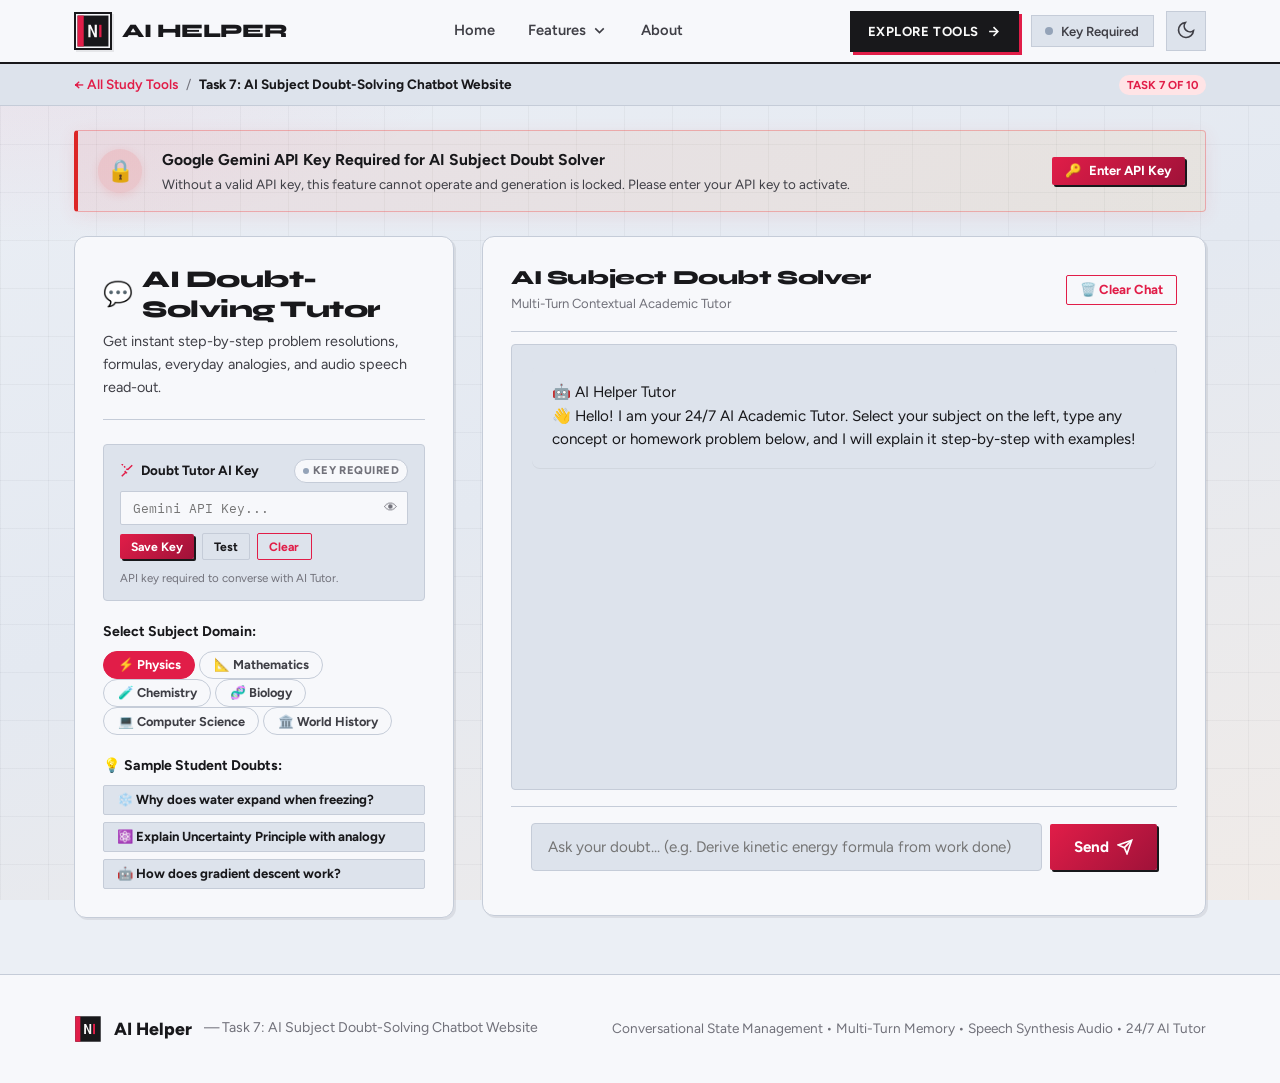
<file: pages/doubts.html>
<!DOCTYPE html>
<html lang="en" data-theme="light">
<head>
  <meta charset="UTF-8">
  <meta name="viewport" content="width=device-width, initial-scale=1.0">
  <title>AI Helper — AI Subject Doubt Solver (Task 7)</title>
  <meta name="description" content="24/7 AI academic tutor providing step-by-step solutions, analogies, speech read-out, and multi-turn conversational doubt clarification.">
  <link rel="icon" type="image/svg+xml" href="../assets/logo.svg">
  <link rel="stylesheet" href="../style.css">
</head>
<body>

  <!-- Top Navigation Bar -->
  <header class="navbar" id="mainNavbar">
    <div class="container">
      <a href="../index.html" class="nav-brand">
        <div class="brand-icon">
          <img src="../assets/logo.svg" alt="AI Helper Logo" width="34" height="34">
        </div>
        <span class="brand-name">AI Helper</span>
      </a>

      <!-- Desktop Nav Links -->
      <nav aria-label="Main Navigation">
        <ul class="nav-links">
          <li><a href="../index.html" class="nav-link">Home</a></li>
          <li class="nav-item-dropdown">
            <a href="../index.html#features" class="nav-link dropdown-toggle" id="featuresDropdownBtn">
              <span>Features</span>
              <svg width="14" height="14" viewBox="0 0 24 24" fill="none" stroke="currentColor" stroke-width="2.5"><polyline points="6 9 12 15 18 9"/></svg>
            </a>
            <div class="features-dropdown-menu" id="featuresDropdownMenu">
              <div class="dropdown-header">
                <span>AI Student Academic Suite</span>
                <span class="dropdown-badge">10 Tools</span>
              </div>
              <div class="dropdown-grid">
                <a href="resume.html" class="dropdown-item">
                  <span class="dropdown-icon" style="background: #ccfbf1; color: #0f766e;">💼</span>
                  <div>
                    <div class="dropdown-title">Task 1: AI Resume Builder</div>
                    <div class="dropdown-desc">ATS optimization, templates &amp; PDF</div>
                  </div>
                </a>
                <a href="notes.html" class="dropdown-item">
                  <span class="dropdown-icon" style="background: var(--primary-light); color: var(--primary);">📘</span>
                  <div>
                    <div class="dropdown-title">Task 2: AI Notes Generator</div>
                    <div class="dropdown-desc">Cornell notes &amp; Markdown sheets</div>
                  </div>
                </a>
                <a href="ppt.html" class="dropdown-item">
                  <span class="dropdown-icon" style="background: #ecfeff; color: #0e7490;">📊</span>
                  <div>
                    <div class="dropdown-title">Task 3: Presentation (PPT)</div>
                    <div class="dropdown-desc">Structured slide deck &amp; PPTX export</div>
                  </div>
                </a>
                <a href="mindmap.html" class="dropdown-item">
                  <span class="dropdown-icon" style="background: #fff7ed; color: #c2410c;">🧠</span>
                  <div>
                    <div class="dropdown-title">Task 4: Syllabus Mind Map</div>
                    <div class="dropdown-desc">Visual tree hierarchy &amp; outlines</div>
                  </div>
                </a>
                <a href="sheets.html" class="dropdown-item">
                  <span class="dropdown-icon" style="background: #ecfdf5; color: #059669;">📈</span>
                  <div>
                    <div class="dropdown-title">Task 5: Google Sheets Backend</div>
                    <div class="dropdown-desc">Live database &amp; AI trend insights</div>
                  </div>
                </a>
                <a href="quiz.html" class="dropdown-item">
                  <span class="dropdown-icon" style="background: var(--success-light); color: var(--success);">📝</span>
                  <div>
                    <div class="dropdown-title">Task 6: Dynamic Quiz / MCQ</div>
                    <div class="dropdown-desc">Custom questions &amp; instant feedback</div>
                  </div>
                </a>
                <a href="doubts.html" class="dropdown-item">
                  <span class="dropdown-icon" style="background: #ecfeff; color: #0891b2;">💬</span>
                  <div>
                    <div class="dropdown-title">Task 7: Doubt Solver Bot</div>
                    <div class="dropdown-desc">24/7 tutor with speech read-out</div>
                  </div>
                </a>
                <a href="flashcards.html" class="dropdown-item">
                  <span class="dropdown-icon" style="background: #fffbeb; color: #d97706;">🗂</span>
                  <div>
                    <div class="dropdown-title">Task 8: AI 3D Flashcards</div>
                    <div class="dropdown-desc">Active recall &amp; flippable revision</div>
                  </div>
                </a>
                <a href="planner.html" class="dropdown-item">
                  <span class="dropdown-icon" style="background: #ecfdf5; color: #047857;">📅</span>
                  <div>
                    <div class="dropdown-title">Task 9: Study Timetable</div>
                    <div class="dropdown-desc">Day-wise schedule &amp; checklist</div>
                  </div>
                </a>
                <a href="ocr.html" class="dropdown-item">
                  <span class="dropdown-icon" style="background: #fef2f2; color: #dc2626;">📸</span>
                  <div>
                    <div class="dropdown-title">Task 10: Photo Notes OCR</div>
                    <div class="dropdown-desc">Extract text &amp; synthesize summary</div>
                  </div>
                </a>
              </div>
              <div class="dropdown-footer">
                <a href="../index.html#features" class="dropdown-view-all">View All in Hub Grid →</a>
              </div>
            </div>
          </li>
          <li><a href="../index.html#about" class="nav-link">About</a></li>
        </ul>
      </nav>

      <!-- Nav Actions -->
      <div class="nav-actions">
        <a href="../index.html#features" class="ada-nav-cta-btn" id="navCtaBtn" title="Explore All Tools" style="text-decoration: none;">
          <span>Explore Tools</span>
          <svg width="15" height="15" viewBox="0 0 24 24" fill="none" stroke="currentColor" stroke-width="2.5"><path d="M5 12h14M12 5l7 7-7 7"/></svg>
        </a>

        <button class="api-badge-btn" id="apiKeyBadgeBtn" title="Configure Google Gemini API Key">
          <span class="status-dot" id="apiStatusDot"></span>
          <span id="apiStatusText">Key Required</span>
        </button>

        <button class="icon-btn" id="themeToggleBtn" aria-label="Toggle Dark/Light Mode" title="Toggle Theme">
          <span id="themeIcon">
            <svg width="20" height="20" viewBox="0 0 24 24" fill="none" stroke="currentColor" stroke-width="2"><path d="M21 12.79A9 9 0 1 1 11.21 3 7 7 0 0 0 21 12.79z"/></svg>
          </span>
        </button>

        <button class="hamburger" id="hamburgerBtn" aria-label="Toggle Menu">
          <span></span><span></span><span></span>
        </button>
      </div>
    </div>
  </header>

  <!-- Mobile Drawer Menu -->
  <div class="mobile-nav" id="mobileNavDrawer">
    <ul class="mobile-nav-links">
      <li><a href="../index.html" class="mobile-nav-link">🏠 Home</a></li>
      <li><a href="../index.html#features" class="mobile-nav-link">✨ Features</a></li>
      <li><a href="../index.html#about" class="mobile-nav-link">ℹ️ About AI Helper</a></li>
      <li class="mobile-nav-divider"></li>
      <li class="mobile-nav-heading">All 10 Dedicated Pages</li>
      <li><a href="resume.html" class="mobile-nav-link">💼 Task 1: AI Resume Builder</a></li>
      <li><a href="notes.html" class="mobile-nav-link">📘 Task 2: AI Notes Generator</a></li>
      <li><a href="ppt.html" class="mobile-nav-link">📊 Task 3: AI Presentation (PPT)</a></li>
      <li><a href="mindmap.html" class="mobile-nav-link">🧠 Task 4: AI Syllabus Mind Map</a></li>
      <li><a href="sheets.html" class="mobile-nav-link">📈 Task 5: Google Sheets as Backend</a></li>
      <li><a href="quiz.html" class="mobile-nav-link">📝 Task 6: AI Dynamic Quiz / MCQ</a></li>
      <li><a href="doubts.html" class="mobile-nav-link active">💬 Task 7: AI Subject Tutor Bot</a></li>
      <li><a href="flashcards.html" class="mobile-nav-link">🗂 Task 8: AI 3D Flashcards</a></li>
      <li><a href="planner.html" class="mobile-nav-link">📅 Task 9: AI Study Timetable</a></li>
      <li><a href="ocr.html" class="mobile-nav-link">📸 Task 10: Photo Notes OCR</a></li>
    </ul>
  </div>

  <!-- Breadcrumb Banner -->
  <div class="standalone-top-banner">
    <div class="container standalone-banner-inner">
      <div class="page-breadcrumb">
        <a href="../index.html">← All Study Tools</a>
        <span>/</span>
        <span style="font-weight: 700; color: var(--text-primary);">Task 7: AI Subject Doubt-Solving Chatbot Website</span>
      </div>
      <div>
        <span class="tool-badge popular">Task 7 of 10</span>
      </div>
    </div>
  </div>

  <!-- Main App Layout -->
  <main class="container" style="padding-top: 1.5rem; padding-bottom: 3.5rem;">
    <div class="tool-view-layout">

      <!-- Left Sidebar: Controls & Subject Selection -->
      <div class="tool-sidebar-panel">
        <div class="tool-header-block">
          <h2><span>💬</span> AI Doubt-Solving Tutor</h2>
          <p>Get instant step-by-step problem resolutions, formulas, everyday analogies, and audio speech read-out.</p>
        </div>

        <!-- Feature API Key Status Box -->
        <div class="feature-api-box" data-feature="doubts">
          <div class="feature-api-header">
            <div class="feature-api-title">
              <svg width="14" height="14" viewBox="0 0 24 24" fill="none" stroke="currentColor" stroke-width="2.5"><path d="M21 2l-2 2m-6 6l7-7m-7 7l-2-2m-2-2l-2-2m-2-2l-2-2M3 21l7-7m0 0l2 2m-2-2l-2-2"/></svg>
              <span>Doubt Tutor AI Key</span>
            </div>
            <span class="feature-api-badge demo" id="featureBadge-doubts">
              <span class="feature-api-badge-dot"></span>
              <span class="badge-text">Key Required</span>
            </span>
          </div>
          <div class="feature-api-body">
            <div class="feature-api-input-wrap">
              <input type="password" id="featureKeyInput-doubts" class="feature-api-input" placeholder="Gemini API Key..." autocomplete="off">
              <button type="button" class="btn-eye-toggle" data-target="featureKeyInput-doubts" title="Show/Hide Key">👁</button>
            </div>
            <div class="feature-api-actions">
              <button type="button" class="btn btn-primary btn-xs save-feature-key-btn" data-feature="doubts">Save Key</button>
              <button type="button" class="btn btn-secondary btn-xs test-feature-key-btn" data-feature="doubts">Test</button>
              <button type="button" class="btn btn-outline btn-xs clear-feature-key-btn" data-feature="doubts">Clear</button>
            </div>
            <div class="feature-api-helper">API key required to converse with AI Tutor.</div>
          </div>
        </div>

        <!-- Subject Selector Pills -->
        <div style="margin-bottom: 1.25rem;">
          <label class="form-label">Select Subject Domain:</label>
          <div class="subject-pills-list">
            <button type="button" class="subject-pill active" data-subject="Physics">⚡ Physics</button>
            <button type="button" class="subject-pill" data-subject="Mathematics">📐 Mathematics</button>
            <button type="button" class="subject-pill" data-subject="Chemistry">🧪 Chemistry</button>
            <button type="button" class="subject-pill" data-subject="Biology">🧬 Biology</button>
            <button type="button" class="subject-pill" data-subject="Computer Science">💻 Computer Science</button>
            <button type="button" class="subject-pill" data-subject="World History">🏛️ World History</button>
          </div>
        </div>

        <!-- Quick Starter Prompts -->
        <div>
          <label class="form-label">💡 Sample Student Doubts:</label>
          <div style="display: flex; flex-direction: column; gap: 0.45rem;">
            <button type="button" class="btn btn-secondary btn-sm doubt-prompt-chip" data-prompt="Why does water expand when it freezes unlike most other liquids?" style="text-align: left; justify-content: flex-start;">
              ❄️ Why does water expand when freezing?
            </button>
            <button type="button" class="btn btn-secondary btn-sm doubt-prompt-chip" data-prompt="Explain Heisenberg's Uncertainty Principle using an intuitive everyday analogy." style="text-align: left; justify-content: flex-start;">
              ⚛️ Explain Uncertainty Principle with analogy
            </button>
            <button type="button" class="btn btn-secondary btn-sm doubt-prompt-chip" data-prompt="How does gradient descent optimize weights in a neural network?" style="text-align: left; justify-content: flex-start;">
              🤖 How does gradient descent work?
            </button>
          </div>
        </div>
      </div>

      <!-- Right Main Panel: Conversational Chat UI -->
      <div class="tool-main-panel" style="display: flex; flex-direction: column; height: 680px;">
        <div class="output-action-bar" style="margin-bottom: 0.75rem;">
          <div class="output-title-group">
            <h3>AI Subject Doubt Solver</h3>
            <span class="output-meta">Multi-Turn Contextual Academic Tutor</span>
          </div>
          <div class="action-buttons-group">
            <button class="btn btn-outline btn-sm" id="clearChatBtn">🗑️ Clear Chat</button>
          </div>
        </div>

        <!-- Chat Messages Scroll Area -->
        <div class="chat-messages-container" id="chatMessagesArea" style="flex: 1; overflow-y: auto; padding: 1.25rem; background: var(--bg-tertiary); border: 1px solid var(--border-color); border-radius: var(--radius-md); margin-bottom: 1rem;">
          <div class="chat-bubble ai">
            <div class="chat-sender">🤖 AI Helper Tutor</div>
            <div class="chat-text">
              👋 Hello! I am your 24/7 AI Academic Tutor. Select your subject on the left, type any concept or homework problem below, and I will explain it step-by-step with examples!
            </div>
          </div>
        </div>

        <!-- Input Box -->
        <div class="chat-input-bar" style="display: flex; gap: 0.5rem; align-items: center;">
          <input type="text" id="chatInputField" class="form-control" placeholder="Ask your doubt... (e.g. Derive kinetic energy formula from work done)" style="flex: 1; padding: 0.85rem 1rem;">
          <button class="btn btn-primary" id="chatSendBtn" style="padding: 0.85rem 1.5rem;">
            <span>Send</span>
            <svg width="16" height="16" viewBox="0 0 24 24" fill="none" stroke="currentColor" stroke-width="2.5"><line x1="22" y1="2" x2="11" y2="13"/><polygon points="22 2 15 22 11 13 2 9 22 2"/></svg>
          </button>
        </div>
      </div>

    </div>
  </main>

  <!-- Global Multi-Key Modal -->
  <div class="modal-overlay" id="apiKeyModal">
    <div class="modal-card modal-large">
      <div class="modal-header">
        <div style="display: flex; align-items: center; gap: 0.6rem;">
          <span style="font-size: 1.35rem;">🔑</span>
          <div>
            <h3 style="font-size: 1.15rem; font-weight: 800;">AI Feature API Keys Manager</h3>
            <span style="font-size: 0.78rem; color: var(--text-muted);" id="modalActiveKeyCount">Every AI feature works independently</span>
          </div>
        </div>
        <button class="icon-btn" id="closeApiKeyModalBtn">✕</button>
      </div>
      <div class="modal-body scrollable">
        <div class="multi-key-batch-box">
          <div class="multi-key-batch-header">
            <span class="multi-key-batch-title"><span>⚡</span> Quick Setup: Single Key for All 10 Features</span>
          </div>
          <p style="font-size: 0.8rem; color: var(--text-secondary); margin-bottom: 0.75rem;">
            Enter your Google Gemini API key to activate all 10 features at once.
          </p>
          <div style="display: flex; gap: 0.5rem; align-items: center; flex-wrap: wrap;">
            <div class="feature-api-input-wrap" style="flex: 1; min-width: 240px;">
              <input type="password" id="batchApiKeyInput" class="feature-api-input" placeholder="Paste Gemini API key (AIzaSy...)">
              <button type="button" class="btn-eye-toggle" data-target="batchApiKeyInput">👁</button>
            </div>
            <button type="button" class="btn btn-primary btn-sm" id="batchApplyKeyBtn">Apply to All Features</button>
          </div>
        </div>
        <div class="features-keys-list" id="modalFeaturesKeysList"></div>
      </div>
      <div class="modal-footer">
        <button class="btn btn-outline btn-sm" id="clearAllKeysBtn">Clear All Keys</button>
        <button class="btn btn-secondary btn-sm" id="closeModalBottomBtn">Close</button>
      </div>
    </div>
  </div>

  <div class="toast-container" id="toastContainer"></div>

  <footer>
    <div class="container footer-inner">
      <div style="display: flex; align-items: center; gap: 0.75rem;">
        <img src="../assets/logo.svg" alt="AI Helper" width="28" height="28">
        <span style="font-weight: 800; font-size: 1.1rem;">AI Helper</span>
        <span style="color: var(--text-muted); font-size: 0.88rem;">— Task 7: AI Subject Doubt-Solving Chatbot Website</span>
      </div>
      <div style="font-size: 0.85rem; color: var(--text-muted);">
        Conversational State Management • Multi-Turn Memory • Speech Synthesis Audio • 24/7 AI Tutor
      </div>
    </div>
  </footer>

  <script src="../script.js"></script>
</body>
</html>
</file>
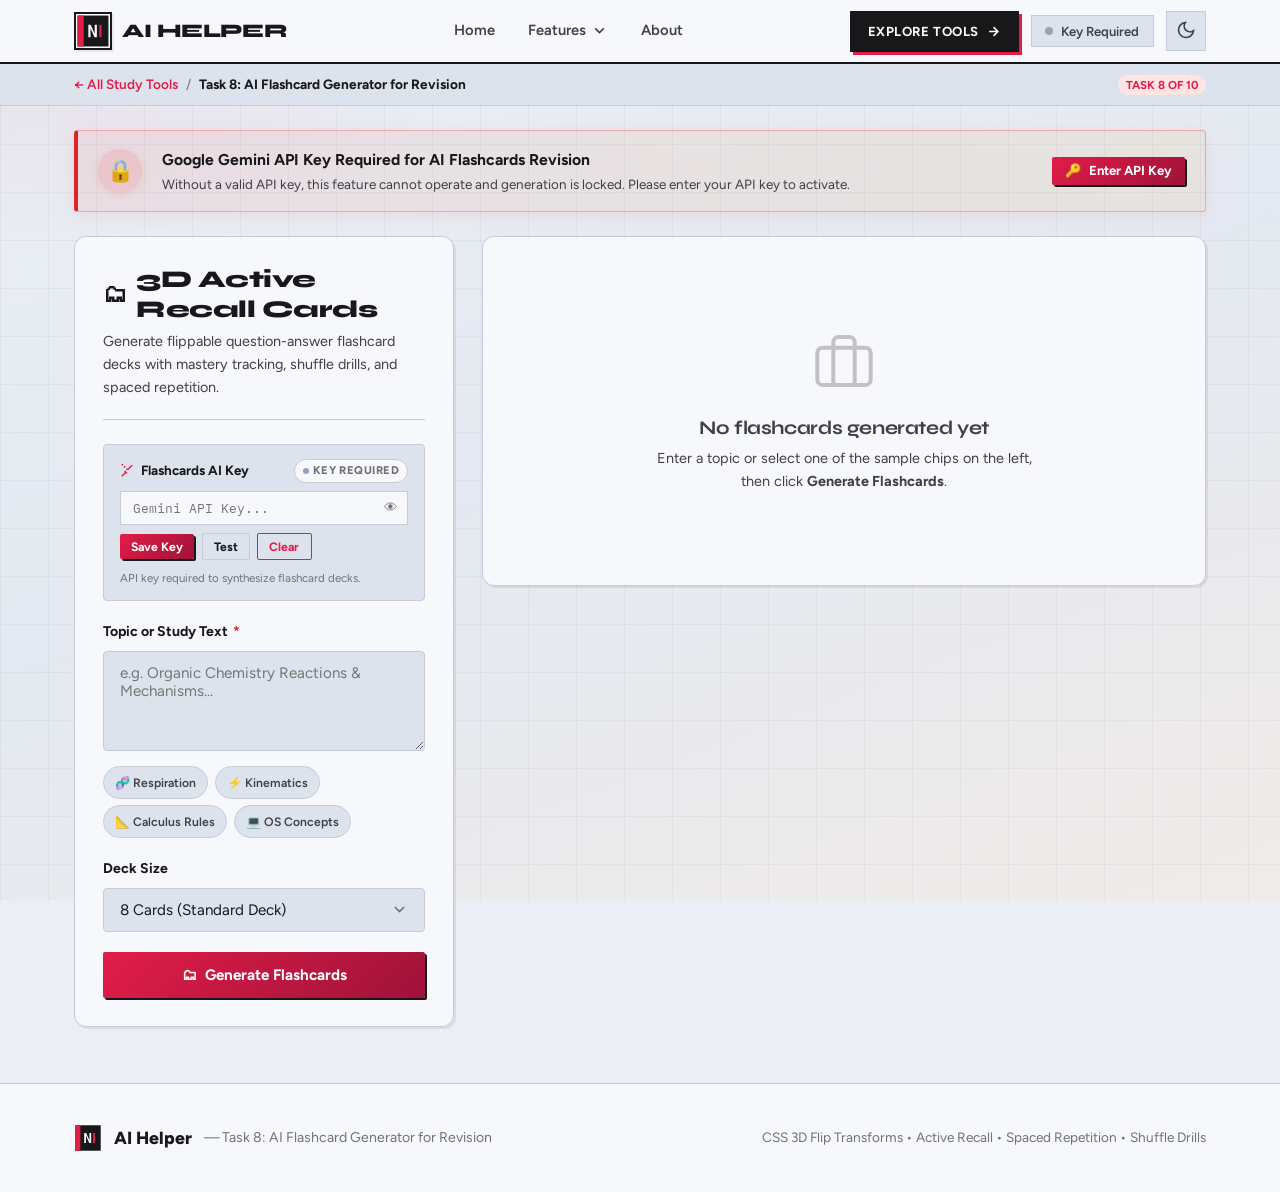
<file: pages/flashcards.html>
<!DOCTYPE html>
<html lang="en" data-theme="light">
<head>
  <meta charset="UTF-8">
  <meta name="viewport" content="width=device-width, initial-scale=1.0">
  <title>AI Helper — AI Flashcard Revision (Task 8)</title>
  <meta name="description" content="Generate 3D flippable flashcard decks for active recall revision, spaced repetition mastery, and shuffle study drills.">
  <link rel="icon" type="image/svg+xml" href="../assets/logo.svg">
  <link rel="stylesheet" href="../style.css">
</head>
<body>

  <!-- Top Navigation Bar -->
  <header class="navbar" id="mainNavbar">
    <div class="container">
      <a href="../index.html" class="nav-brand">
        <div class="brand-icon">
          <img src="../assets/logo.svg" alt="AI Helper Logo" width="34" height="34">
        </div>
        <span class="brand-name">AI Helper</span>
      </a>

      <!-- Desktop Nav Links -->
      <nav aria-label="Main Navigation">
        <ul class="nav-links">
          <li><a href="../index.html" class="nav-link">Home</a></li>
          <li class="nav-item-dropdown">
            <a href="../index.html#features" class="nav-link dropdown-toggle" id="featuresDropdownBtn">
              <span>Features</span>
              <svg width="14" height="14" viewBox="0 0 24 24" fill="none" stroke="currentColor" stroke-width="2.5"><polyline points="6 9 12 15 18 9"/></svg>
            </a>
            <div class="features-dropdown-menu" id="featuresDropdownMenu">
              <div class="dropdown-header">
                <span>AI Student Academic Suite</span>
                <span class="dropdown-badge">10 Tools</span>
              </div>
              <div class="dropdown-grid">
                <a href="resume.html" class="dropdown-item">
                  <span class="dropdown-icon" style="background: #ccfbf1; color: #0f766e;">💼</span>
                  <div>
                    <div class="dropdown-title">Task 1: AI Resume Builder</div>
                    <div class="dropdown-desc">ATS optimization, templates &amp; PDF</div>
                  </div>
                </a>
                <a href="notes.html" class="dropdown-item">
                  <span class="dropdown-icon" style="background: var(--primary-light); color: var(--primary);">📘</span>
                  <div>
                    <div class="dropdown-title">Task 2: AI Notes Generator</div>
                    <div class="dropdown-desc">Cornell notes &amp; Markdown sheets</div>
                  </div>
                </a>
                <a href="ppt.html" class="dropdown-item">
                  <span class="dropdown-icon" style="background: #ecfeff; color: #0e7490;">📊</span>
                  <div>
                    <div class="dropdown-title">Task 3: Presentation (PPT)</div>
                    <div class="dropdown-desc">Structured slide deck &amp; PPTX export</div>
                  </div>
                </a>
                <a href="mindmap.html" class="dropdown-item">
                  <span class="dropdown-icon" style="background: #fff7ed; color: #c2410c;">🧠</span>
                  <div>
                    <div class="dropdown-title">Task 4: Syllabus Mind Map</div>
                    <div class="dropdown-desc">Visual tree hierarchy &amp; outlines</div>
                  </div>
                </a>
                <a href="sheets.html" class="dropdown-item">
                  <span class="dropdown-icon" style="background: #ecfdf5; color: #059669;">📈</span>
                  <div>
                    <div class="dropdown-title">Task 5: Google Sheets Backend</div>
                    <div class="dropdown-desc">Live database &amp; AI trend insights</div>
                  </div>
                </a>
                <a href="quiz.html" class="dropdown-item">
                  <span class="dropdown-icon" style="background: var(--success-light); color: var(--success);">📝</span>
                  <div>
                    <div class="dropdown-title">Task 6: Dynamic Quiz / MCQ</div>
                    <div class="dropdown-desc">Custom questions &amp; instant feedback</div>
                  </div>
                </a>
                <a href="doubts.html" class="dropdown-item">
                  <span class="dropdown-icon" style="background: #ecfeff; color: #0891b2;">💬</span>
                  <div>
                    <div class="dropdown-title">Task 7: Doubt Solver Bot</div>
                    <div class="dropdown-desc">24/7 tutor with speech read-out</div>
                  </div>
                </a>
                <a href="flashcards.html" class="dropdown-item">
                  <span class="dropdown-icon" style="background: #fffbeb; color: #d97706;">🗂</span>
                  <div>
                    <div class="dropdown-title">Task 8: AI 3D Flashcards</div>
                    <div class="dropdown-desc">Active recall &amp; flippable revision</div>
                  </div>
                </a>
                <a href="planner.html" class="dropdown-item">
                  <span class="dropdown-icon" style="background: #ecfdf5; color: #047857;">📅</span>
                  <div>
                    <div class="dropdown-title">Task 9: Study Timetable</div>
                    <div class="dropdown-desc">Day-wise schedule &amp; checklist</div>
                  </div>
                </a>
                <a href="ocr.html" class="dropdown-item">
                  <span class="dropdown-icon" style="background: #fef2f2; color: #dc2626;">📸</span>
                  <div>
                    <div class="dropdown-title">Task 10: Photo Notes OCR</div>
                    <div class="dropdown-desc">Extract text &amp; synthesize summary</div>
                  </div>
                </a>
              </div>
              <div class="dropdown-footer">
                <a href="../index.html#features" class="dropdown-view-all">View All in Hub Grid →</a>
              </div>
            </div>
          </li>
          <li><a href="../index.html#about" class="nav-link">About</a></li>
        </ul>
      </nav>

      <!-- Nav Actions -->
      <div class="nav-actions">
        <a href="../index.html#features" class="ada-nav-cta-btn" id="navCtaBtn" title="Explore All Tools" style="text-decoration: none;">
          <span>Explore Tools</span>
          <svg width="15" height="15" viewBox="0 0 24 24" fill="none" stroke="currentColor" stroke-width="2.5"><path d="M5 12h14M12 5l7 7-7 7"/></svg>
        </a>

        <button class="api-badge-btn" id="apiKeyBadgeBtn" title="Configure Google Gemini API Key">
          <span class="status-dot" id="apiStatusDot"></span>
          <span id="apiStatusText">Key Required</span>
        </button>

        <button class="icon-btn" id="themeToggleBtn" aria-label="Toggle Dark/Light Mode" title="Toggle Theme">
          <span id="themeIcon">
            <svg width="20" height="20" viewBox="0 0 24 24" fill="none" stroke="currentColor" stroke-width="2"><path d="M21 12.79A9 9 0 1 1 11.21 3 7 7 0 0 0 21 12.79z"/></svg>
          </span>
        </button>

        <button class="hamburger" id="hamburgerBtn" aria-label="Toggle Menu">
          <span></span><span></span><span></span>
        </button>
      </div>
    </div>
  </header>

  <!-- Mobile Drawer Menu -->
  <div class="mobile-nav" id="mobileNavDrawer">
    <ul class="mobile-nav-links">
      <li><a href="../index.html" class="mobile-nav-link">🏠 Home</a></li>
      <li><a href="../index.html#features" class="mobile-nav-link">✨ Features</a></li>
      <li><a href="../index.html#about" class="mobile-nav-link">ℹ️ About AI Helper</a></li>
      <li class="mobile-nav-divider"></li>
      <li class="mobile-nav-heading">All 10 Dedicated Pages</li>
      <li><a href="resume.html" class="mobile-nav-link">💼 Task 1: AI Resume Builder</a></li>
      <li><a href="notes.html" class="mobile-nav-link">📘 Task 2: AI Notes Generator</a></li>
      <li><a href="ppt.html" class="mobile-nav-link">📊 Task 3: AI Presentation (PPT)</a></li>
      <li><a href="mindmap.html" class="mobile-nav-link">🧠 Task 4: AI Syllabus Mind Map</a></li>
      <li><a href="sheets.html" class="mobile-nav-link">📈 Task 5: Google Sheets as Backend</a></li>
      <li><a href="quiz.html" class="mobile-nav-link">📝 Task 6: AI Dynamic Quiz / MCQ</a></li>
      <li><a href="doubts.html" class="mobile-nav-link">💬 Task 7: AI Subject Tutor Bot</a></li>
      <li><a href="flashcards.html" class="mobile-nav-link active">🗂 Task 8: AI 3D Flashcards</a></li>
      <li><a href="planner.html" class="mobile-nav-link">📅 Task 9: AI Study Timetable</a></li>
      <li><a href="ocr.html" class="mobile-nav-link">📸 Task 10: Photo Notes OCR</a></li>
    </ul>
  </div>

  <!-- Breadcrumb Banner -->
  <div class="standalone-top-banner">
    <div class="container standalone-banner-inner">
      <div class="page-breadcrumb">
        <a href="../index.html">← All Study Tools</a>
        <span>/</span>
        <span style="font-weight: 700; color: var(--text-primary);">Task 8: AI Flashcard Generator for Revision</span>
      </div>
      <div>
        <span class="tool-badge popular">Task 8 of 10</span>
      </div>
    </div>
  </div>

  <!-- Main App Layout -->
  <main class="container" style="padding-top: 1.5rem; padding-bottom: 3.5rem;">
    <div class="tool-view-layout">

      <!-- Left Sidebar: Controls & Form -->
      <div class="tool-sidebar-panel">
        <div class="tool-header-block">
          <h2><span>🗂</span> 3D Active Recall Cards</h2>
          <p>Generate flippable question-answer flashcard decks with mastery tracking, shuffle drills, and spaced repetition.</p>
        </div>

        <!-- Feature API Key Status Box -->
        <div class="feature-api-box" data-feature="flashcards">
          <div class="feature-api-header">
            <div class="feature-api-title">
              <svg width="14" height="14" viewBox="0 0 24 24" fill="none" stroke="currentColor" stroke-width="2.5"><path d="M21 2l-2 2m-6 6l7-7m-7 7l-2-2m-2-2l-2-2m-2-2l-2-2M3 21l7-7m0 0l2 2m-2-2l-2-2"/></svg>
              <span>Flashcards AI Key</span>
            </div>
            <span class="feature-api-badge demo" id="featureBadge-flashcards">
              <span class="feature-api-badge-dot"></span>
              <span class="badge-text">Key Required</span>
            </span>
          </div>
          <div class="feature-api-body">
            <div class="feature-api-input-wrap">
              <input type="password" id="featureKeyInput-flashcards" class="feature-api-input" placeholder="Gemini API Key..." autocomplete="off">
              <button type="button" class="btn-eye-toggle" data-target="featureKeyInput-flashcards" title="Show/Hide Key">👁</button>
            </div>
            <div class="feature-api-actions">
              <button type="button" class="btn btn-primary btn-xs save-feature-key-btn" data-feature="flashcards">Save Key</button>
              <button type="button" class="btn btn-secondary btn-xs test-feature-key-btn" data-feature="flashcards">Test</button>
              <button type="button" class="btn btn-outline btn-xs clear-feature-key-btn" data-feature="flashcards">Clear</button>
            </div>
            <div class="feature-api-helper">API key required to synthesize flashcard decks.</div>
          </div>
        </div>

        <form id="flashcardsForm">
          <div class="form-group">
            <label class="form-label" for="flashcardsTopicInput">Topic or Study Text <span class="required">*</span></label>
            <textarea id="flashcardsTopicInput" class="form-control" rows="4" placeholder="e.g. Organic Chemistry Reactions & Mechanisms..." required></textarea>
            
            <div class="chips-container" style="margin-top: 0.5rem;">
              <span class="chip flashcard-chip" data-topic="Cellular Respiration &amp; ATP Yields">🧬 Respiration</span>
              <span class="chip flashcard-chip" data-topic="Kinematics &amp; Work-Energy Theorems">⚡ Kinematics</span>
              <span class="chip flashcard-chip" data-topic="Calculus: Limits &amp; Derivative Rules">📐 Calculus Rules</span>
              <span class="chip flashcard-chip" data-topic="Operating Systems: Deadlocks &amp; Threads">💻 OS Concepts</span>
            </div>
          </div>

          <div class="form-group">
            <label class="form-label" for="flashcardsCountSelect">Deck Size</label>
            <select id="flashcardsCountSelect" class="form-control form-select">
              <option value="6">6 Cards (Quick Sprint)</option>
              <option value="8" selected>8 Cards (Standard Deck)</option>
              <option value="12">12 Cards (Deep Recall)</option>
            </select>
          </div>

          <button type="submit" class="btn btn-primary btn-block" id="generateCardsBtn" style="padding: 0.9rem;">
            <span>🗂</span> Generate Flashcards
          </button>
        </form>
      </div>

      <!-- Right Main Panel: 3D Flippable Card Stage -->
      <div class="tool-main-panel">
        <div class="loading-indicator" id="flashcardsLoading">
          <div class="spinner"></div>
          <div class="loading-status-text">Creating 3D Active Recall Flashcards...</div>
          <div class="loading-subtext">Formulating concise questions and high-retention answers.</div>
        </div>

        <div id="flashcardsOutputArea">
          <div class="empty-placeholder">
            <svg viewBox="0 0 24 24" fill="none" stroke="currentColor" width="48" height="48"><rect x="2" y="7" width="20" height="14" rx="2" ry="2"/><path d="M16 21V5a2 2 0 0 0-2-2h-4a2 2 0 0 0-2 2v16"/></svg>
            <h4>No flashcards generated yet</h4>
            <p>Enter a topic or select one of the sample chips on the left, then click <strong>Generate Flashcards</strong>.</p>
          </div>
        </div>
      </div>

    </div>
  </main>

  <!-- Global Multi-Key Modal -->
  <div class="modal-overlay" id="apiKeyModal">
    <div class="modal-card modal-large">
      <div class="modal-header">
        <div style="display: flex; align-items: center; gap: 0.6rem;">
          <span style="font-size: 1.35rem;">🔑</span>
          <div>
            <h3 style="font-size: 1.15rem; font-weight: 800;">AI Feature API Keys Manager</h3>
            <span style="font-size: 0.78rem; color: var(--text-muted);" id="modalActiveKeyCount">Every AI feature works independently</span>
          </div>
        </div>
        <button class="icon-btn" id="closeApiKeyModalBtn">✕</button>
      </div>
      <div class="modal-body scrollable">
        <div class="multi-key-batch-box">
          <div class="multi-key-batch-header">
            <span class="multi-key-batch-title"><span>⚡</span> Quick Setup: Single Key for All 10 Features</span>
          </div>
          <p style="font-size: 0.8rem; color: var(--text-secondary); margin-bottom: 0.75rem;">
            Enter your Google Gemini API key to activate all 10 features at once.
          </p>
          <div style="display: flex; gap: 0.5rem; align-items: center; flex-wrap: wrap;">
            <div class="feature-api-input-wrap" style="flex: 1; min-width: 240px;">
              <input type="password" id="batchApiKeyInput" class="feature-api-input" placeholder="Paste Gemini API key (AIzaSy...)">
              <button type="button" class="btn-eye-toggle" data-target="batchApiKeyInput">👁</button>
            </div>
            <button type="button" class="btn btn-primary btn-sm" id="batchApplyKeyBtn">Apply to All Features</button>
          </div>
        </div>
        <div class="features-keys-list" id="modalFeaturesKeysList"></div>
      </div>
      <div class="modal-footer">
        <button class="btn btn-outline btn-sm" id="clearAllKeysBtn">Clear All Keys</button>
        <button class="btn btn-secondary btn-sm" id="closeModalBottomBtn">Close</button>
      </div>
    </div>
  </div>

  <div class="toast-container" id="toastContainer"></div>

  <footer>
    <div class="container footer-inner">
      <div style="display: flex; align-items: center; gap: 0.75rem;">
        <img src="../assets/logo.svg" alt="AI Helper" width="28" height="28">
        <span style="font-weight: 800; font-size: 1.1rem;">AI Helper</span>
        <span style="color: var(--text-muted); font-size: 0.88rem;">— Task 8: AI Flashcard Generator for Revision</span>
      </div>
      <div style="font-size: 0.85rem; color: var(--text-muted);">
        CSS 3D Flip Transforms • Active Recall • Spaced Repetition • Shuffle Drills
      </div>
    </div>
  </footer>

  <script src="../script.js"></script>
</body>
</html>
</file>
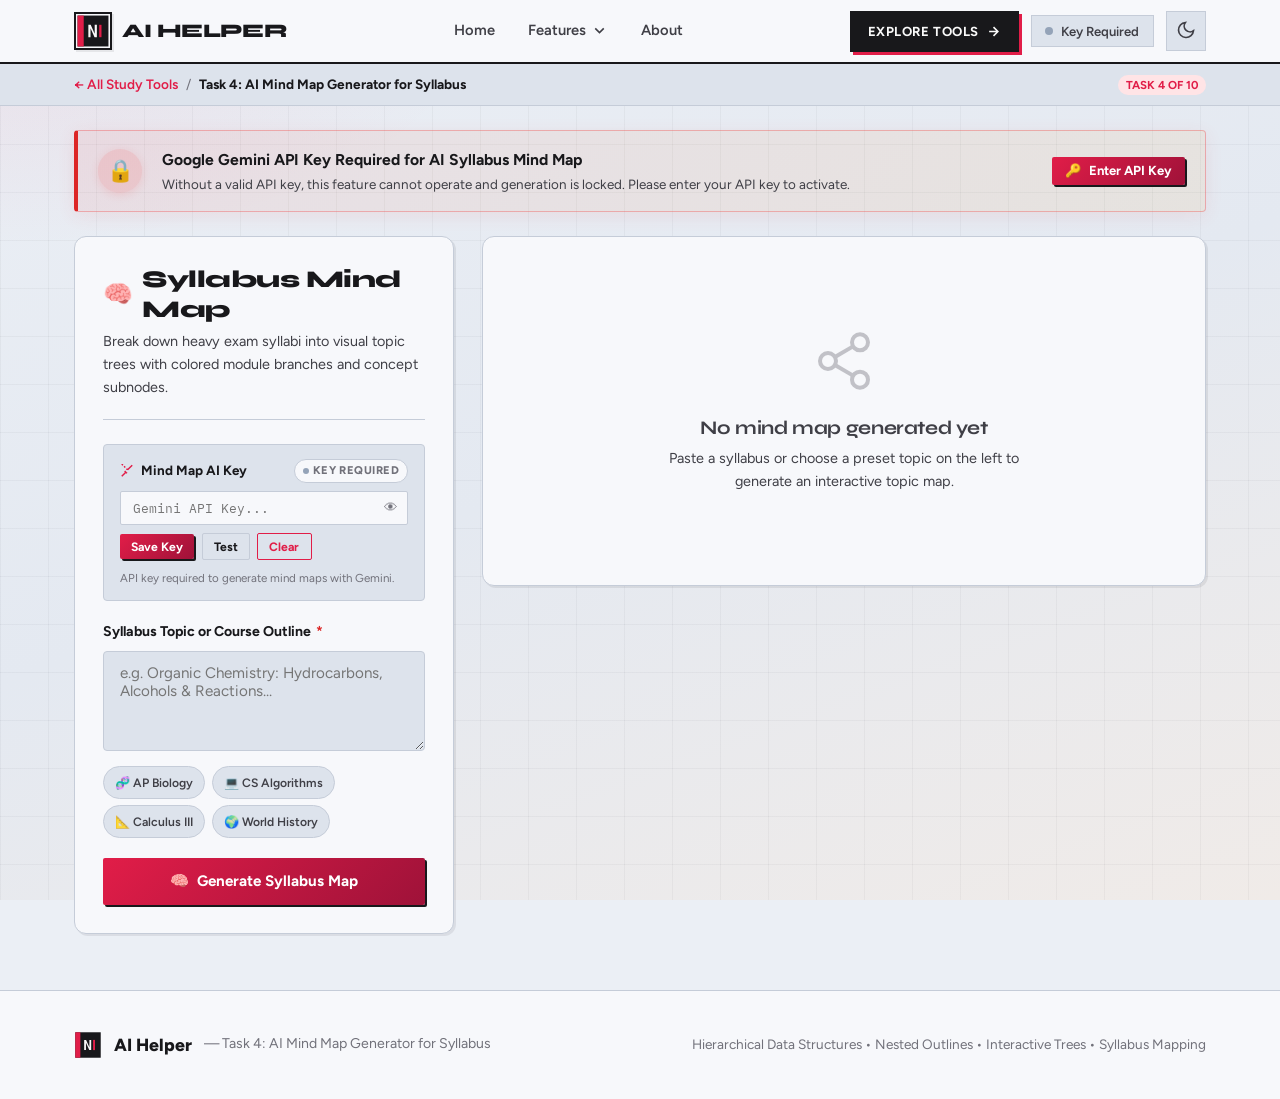
<file: pages/mindmap.html>
<!DOCTYPE html>
<html lang="en" data-theme="light">
<head>
  <meta charset="UTF-8">
  <meta name="viewport" content="width=device-width, initial-scale=1.0">
  <title>AI Helper — AI Syllabus Mind Map (Task 4)</title>
  <meta name="description" content="Transform long syllabus outlines and chapter breakdowns into interactive visual mind maps and concept trees.">
  <link rel="icon" type="image/svg+xml" href="../assets/logo.svg">
  <link rel="stylesheet" href="../style.css">
</head>
<body>

  <!-- Top Navigation Bar -->
  <header class="navbar" id="mainNavbar">
    <div class="container">
      <a href="../index.html" class="nav-brand">
        <div class="brand-icon">
          <img src="../assets/logo.svg" alt="AI Helper Logo" width="34" height="34">
        </div>
        <span class="brand-name">AI Helper</span>
      </a>

      <!-- Desktop Nav Links -->
      <nav aria-label="Main Navigation">
        <ul class="nav-links">
          <li><a href="../index.html" class="nav-link">Home</a></li>
          <li class="nav-item-dropdown">
            <a href="../index.html#features" class="nav-link dropdown-toggle" id="featuresDropdownBtn">
              <span>Features</span>
              <svg width="14" height="14" viewBox="0 0 24 24" fill="none" stroke="currentColor" stroke-width="2.5"><polyline points="6 9 12 15 18 9"/></svg>
            </a>
            <div class="features-dropdown-menu" id="featuresDropdownMenu">
              <div class="dropdown-header">
                <span>AI Student Academic Suite</span>
                <span class="dropdown-badge">10 Tools</span>
              </div>
              <div class="dropdown-grid">
                <a href="resume.html" class="dropdown-item">
                  <span class="dropdown-icon" style="background: #ccfbf1; color: #0f766e;">💼</span>
                  <div>
                    <div class="dropdown-title">Task 1: AI Resume Builder</div>
                    <div class="dropdown-desc">ATS optimization, templates &amp; PDF</div>
                  </div>
                </a>
                <a href="notes.html" class="dropdown-item">
                  <span class="dropdown-icon" style="background: var(--primary-light); color: var(--primary);">📘</span>
                  <div>
                    <div class="dropdown-title">Task 2: AI Notes Generator</div>
                    <div class="dropdown-desc">Cornell notes &amp; Markdown sheets</div>
                  </div>
                </a>
                <a href="ppt.html" class="dropdown-item">
                  <span class="dropdown-icon" style="background: #ecfeff; color: #0e7490;">📊</span>
                  <div>
                    <div class="dropdown-title">Task 3: Presentation (PPT)</div>
                    <div class="dropdown-desc">Structured slide deck &amp; PPTX export</div>
                  </div>
                </a>
                <a href="mindmap.html" class="dropdown-item">
                  <span class="dropdown-icon" style="background: #fff7ed; color: #c2410c;">🧠</span>
                  <div>
                    <div class="dropdown-title">Task 4: Syllabus Mind Map</div>
                    <div class="dropdown-desc">Visual tree hierarchy &amp; outlines</div>
                  </div>
                </a>
                <a href="sheets.html" class="dropdown-item">
                  <span class="dropdown-icon" style="background: #ecfdf5; color: #059669;">📈</span>
                  <div>
                    <div class="dropdown-title">Task 5: Google Sheets Backend</div>
                    <div class="dropdown-desc">Live database &amp; AI trend insights</div>
                  </div>
                </a>
                <a href="quiz.html" class="dropdown-item">
                  <span class="dropdown-icon" style="background: var(--success-light); color: var(--success);">📝</span>
                  <div>
                    <div class="dropdown-title">Task 6: Dynamic Quiz / MCQ</div>
                    <div class="dropdown-desc">Custom questions &amp; instant feedback</div>
                  </div>
                </a>
                <a href="doubts.html" class="dropdown-item">
                  <span class="dropdown-icon" style="background: #ecfeff; color: #0891b2;">💬</span>
                  <div>
                    <div class="dropdown-title">Task 7: Doubt Solver Bot</div>
                    <div class="dropdown-desc">24/7 tutor with speech read-out</div>
                  </div>
                </a>
                <a href="flashcards.html" class="dropdown-item">
                  <span class="dropdown-icon" style="background: #fffbeb; color: #d97706;">🗂</span>
                  <div>
                    <div class="dropdown-title">Task 8: AI 3D Flashcards</div>
                    <div class="dropdown-desc">Active recall &amp; flippable revision</div>
                  </div>
                </a>
                <a href="planner.html" class="dropdown-item">
                  <span class="dropdown-icon" style="background: #ecfdf5; color: #047857;">📅</span>
                  <div>
                    <div class="dropdown-title">Task 9: Study Timetable</div>
                    <div class="dropdown-desc">Day-wise schedule &amp; checklist</div>
                  </div>
                </a>
                <a href="ocr.html" class="dropdown-item">
                  <span class="dropdown-icon" style="background: #fef2f2; color: #dc2626;">📸</span>
                  <div>
                    <div class="dropdown-title">Task 10: Photo Notes OCR</div>
                    <div class="dropdown-desc">Extract text &amp; synthesize summary</div>
                  </div>
                </a>
              </div>
              <div class="dropdown-footer">
                <a href="../index.html#features" class="dropdown-view-all">View All in Hub Grid →</a>
              </div>
            </div>
          </li>
          <li><a href="../index.html#about" class="nav-link">About</a></li>
        </ul>
      </nav>

      <!-- Nav Actions -->
      <div class="nav-actions">
        <a href="../index.html#features" class="ada-nav-cta-btn" id="navCtaBtn" title="Explore All Tools" style="text-decoration: none;">
          <span>Explore Tools</span>
          <svg width="15" height="15" viewBox="0 0 24 24" fill="none" stroke="currentColor" stroke-width="2.5"><path d="M5 12h14M12 5l7 7-7 7"/></svg>
        </a>

        <button class="api-badge-btn" id="apiKeyBadgeBtn" title="Configure Google Gemini API Key">
          <span class="status-dot" id="apiStatusDot"></span>
          <span id="apiStatusText">Key Required</span>
        </button>

        <button class="icon-btn" id="themeToggleBtn" aria-label="Toggle Dark/Light Mode" title="Toggle Theme">
          <span id="themeIcon">
            <svg width="20" height="20" viewBox="0 0 24 24" fill="none" stroke="currentColor" stroke-width="2"><path d="M21 12.79A9 9 0 1 1 11.21 3 7 7 0 0 0 21 12.79z"/></svg>
          </span>
        </button>

        <button class="hamburger" id="hamburgerBtn" aria-label="Toggle Menu">
          <span></span><span></span><span></span>
        </button>
      </div>
    </div>
  </header>

  <!-- Mobile Drawer Menu -->
  <div class="mobile-nav" id="mobileNavDrawer">
    <ul class="mobile-nav-links">
      <li><a href="../index.html" class="mobile-nav-link">🏠 Home</a></li>
      <li><a href="../index.html#features" class="mobile-nav-link">✨ Features</a></li>
      <li><a href="../index.html#about" class="mobile-nav-link">ℹ️ About AI Helper</a></li>
      <li class="mobile-nav-divider"></li>
      <li class="mobile-nav-heading">All 10 Dedicated Pages</li>
      <li><a href="resume.html" class="mobile-nav-link">💼 Task 1: AI Resume Builder</a></li>
      <li><a href="notes.html" class="mobile-nav-link">📘 Task 2: AI Notes Generator</a></li>
      <li><a href="ppt.html" class="mobile-nav-link">📊 Task 3: AI Presentation (PPT)</a></li>
      <li><a href="mindmap.html" class="mobile-nav-link active">🧠 Task 4: AI Syllabus Mind Map</a></li>
      <li><a href="sheets.html" class="mobile-nav-link">📈 Task 5: Google Sheets as Backend</a></li>
      <li><a href="quiz.html" class="mobile-nav-link">📝 Task 6: AI Dynamic Quiz / MCQ</a></li>
      <li><a href="doubts.html" class="mobile-nav-link">💬 Task 7: AI Subject Tutor Bot</a></li>
      <li><a href="flashcards.html" class="mobile-nav-link">🗂 Task 8: AI 3D Flashcards</a></li>
      <li><a href="planner.html" class="mobile-nav-link">📅 Task 9: AI Study Timetable</a></li>
      <li><a href="ocr.html" class="mobile-nav-link">📸 Task 10: Photo Notes OCR</a></li>
    </ul>
  </div>

  <!-- Breadcrumb Banner -->
  <div class="standalone-top-banner">
    <div class="container standalone-banner-inner">
      <div class="page-breadcrumb">
        <a href="../index.html">← All Study Tools</a>
        <span>/</span>
        <span style="font-weight: 700; color: var(--text-primary);">Task 4: AI Mind Map Generator for Syllabus</span>
      </div>
      <div>
        <span class="tool-badge popular">Task 4 of 10</span>
      </div>
    </div>
  </div>

  <!-- Main App Layout -->
  <main class="container" style="padding-top: 1.5rem; padding-bottom: 3.5rem;">
    <div class="tool-view-layout">

      <!-- Left Sidebar: Controls & Form -->
      <div class="tool-sidebar-panel">
        <div class="tool-header-block">
          <h2><span>🧠</span> Syllabus Mind Map</h2>
          <p>Break down heavy exam syllabi into visual topic trees with colored module branches and concept subnodes.</p>
        </div>

        <!-- Feature API Key Status Box -->
        <div class="feature-api-box" data-feature="mindmap">
          <div class="feature-api-header">
            <div class="feature-api-title">
              <svg width="14" height="14" viewBox="0 0 24 24" fill="none" stroke="currentColor" stroke-width="2.5"><path d="M21 2l-2 2m-6 6l7-7m-7 7l-2-2m-2-2l-2-2m-2-2l-2-2M3 21l7-7m0 0l2 2m-2-2l-2-2"/></svg>
              <span>Mind Map AI Key</span>
            </div>
            <span class="feature-api-badge demo" id="featureBadge-mindmap">
              <span class="feature-api-badge-dot"></span>
              <span class="badge-text">Key Required</span>
            </span>
          </div>
          <div class="feature-api-body">
            <div class="feature-api-input-wrap">
              <input type="password" id="featureKeyInput-mindmap" class="feature-api-input" placeholder="Gemini API Key..." autocomplete="off">
              <button type="button" class="btn-eye-toggle" data-target="featureKeyInput-mindmap" title="Show/Hide Key">👁</button>
            </div>
            <div class="feature-api-actions">
              <button type="button" class="btn btn-primary btn-xs save-feature-key-btn" data-feature="mindmap">Save Key</button>
              <button type="button" class="btn btn-secondary btn-xs test-feature-key-btn" data-feature="mindmap">Test</button>
              <button type="button" class="btn btn-outline btn-xs clear-feature-key-btn" data-feature="mindmap">Clear</button>
            </div>
            <div class="feature-api-helper">API key required to generate mind maps with Gemini.</div>
          </div>
        </div>

        <form id="mindmapForm">
          <div class="form-group">
            <label class="form-label" for="mindmapTopicInput">Syllabus Topic or Course Outline <span class="required">*</span></label>
            <textarea id="mindmapTopicInput" class="form-control" rows="4" placeholder="e.g. Organic Chemistry: Hydrocarbons, Alcohols & Reactions..." required></textarea>
            
            <div class="chips-container" style="margin-top: 0.5rem;">
              <span class="chip mindmap-chip" data-topic="AP Biology Cellular Energetics &amp; Genetics">🧬 AP Biology</span>
              <span class="chip mindmap-chip" data-topic="Data Structures &amp; Algorithms in CS">💻 CS Algorithms</span>
              <span class="chip mindmap-chip" data-topic="Calculus &amp; Multivariable Integration">📐 Calculus III</span>
              <span class="chip mindmap-chip" data-topic="World War II Geopolitics &amp; Battle Maps">🌍 World History</span>
            </div>
          </div>

          <button type="submit" class="btn btn-primary btn-block" id="generateMindmapBtn" style="padding: 0.9rem;">
            <span>🧠</span> Generate Syllabus Map
          </button>
        </form>
      </div>

      <!-- Right Main Panel: Mind Map Canvas -->
      <div class="tool-main-panel">
        <div class="loading-indicator" id="mindmapLoading">
          <div class="spinner"></div>
          <div class="loading-status-text">Drafting Visual Syllabus Tree...</div>
          <div class="loading-subtext">Deconstructing units, core concepts, and cross-topic dependencies.</div>
        </div>

        <div id="mindmapOutputArea">
          <div class="empty-placeholder">
            <svg viewBox="0 0 24 24" fill="none" stroke="currentColor" width="48" height="48"><circle cx="18" cy="5" r="3"/><circle cx="6" cy="12" r="3"/><circle cx="18" cy="19" r="3"/><line x1="8.59" y1="13.51" x2="15.42" y2="17.49"/><line x1="15.41" y1="6.51" x2="8.59" y2="10.49"/></svg>
            <h4>No mind map generated yet</h4>
            <p>Paste a syllabus or choose a preset topic on the left to generate an interactive topic map.</p>
          </div>
        </div>
      </div>

    </div>
  </main>

  <!-- Global Multi-Key Modal -->
  <div class="modal-overlay" id="apiKeyModal">
    <div class="modal-card modal-large">
      <div class="modal-header">
        <div style="display: flex; align-items: center; gap: 0.6rem;">
          <span style="font-size: 1.35rem;">🔑</span>
          <div>
            <h3 style="font-size: 1.15rem; font-weight: 800;">AI Feature API Keys Manager</h3>
            <span style="font-size: 0.78rem; color: var(--text-muted);" id="modalActiveKeyCount">Every AI feature works independently</span>
          </div>
        </div>
        <button class="icon-btn" id="closeApiKeyModalBtn">✕</button>
      </div>
      <div class="modal-body scrollable">
        <div class="multi-key-batch-box">
          <div class="multi-key-batch-header">
            <span class="multi-key-batch-title"><span>⚡</span> Quick Setup: Single Key for All 10 Features</span>
          </div>
          <p style="font-size: 0.8rem; color: var(--text-secondary); margin-bottom: 0.75rem;">
            Enter your Google Gemini API key to activate all 10 features at once.
          </p>
          <div style="display: flex; gap: 0.5rem; align-items: center; flex-wrap: wrap;">
            <div class="feature-api-input-wrap" style="flex: 1; min-width: 240px;">
              <input type="password" id="batchApiKeyInput" class="feature-api-input" placeholder="Paste Gemini API key (AIzaSy...)">
              <button type="button" class="btn-eye-toggle" data-target="batchApiKeyInput">👁</button>
            </div>
            <button type="button" class="btn btn-primary btn-sm" id="batchApplyKeyBtn">Apply to All Features</button>
          </div>
        </div>
        <div class="features-keys-list" id="modalFeaturesKeysList"></div>
      </div>
      <div class="modal-footer">
        <button class="btn btn-outline btn-sm" id="clearAllKeysBtn">Clear All Keys</button>
        <button class="btn btn-secondary btn-sm" id="closeModalBottomBtn">Close</button>
      </div>
    </div>
  </div>

  <div class="toast-container" id="toastContainer"></div>

  <footer>
    <div class="container footer-inner">
      <div style="display: flex; align-items: center; gap: 0.75rem;">
        <img src="../assets/logo.svg" alt="AI Helper" width="28" height="28">
        <span style="font-weight: 800; font-size: 1.1rem;">AI Helper</span>
        <span style="color: var(--text-muted); font-size: 0.88rem;">— Task 4: AI Mind Map Generator for Syllabus</span>
      </div>
      <div style="font-size: 0.85rem; color: var(--text-muted);">
        Hierarchical Data Structures • Nested Outlines • Interactive Trees • Syllabus Mapping
      </div>
    </div>
  </footer>

  <script src="../script.js"></script>
</body>
</html>
</file>
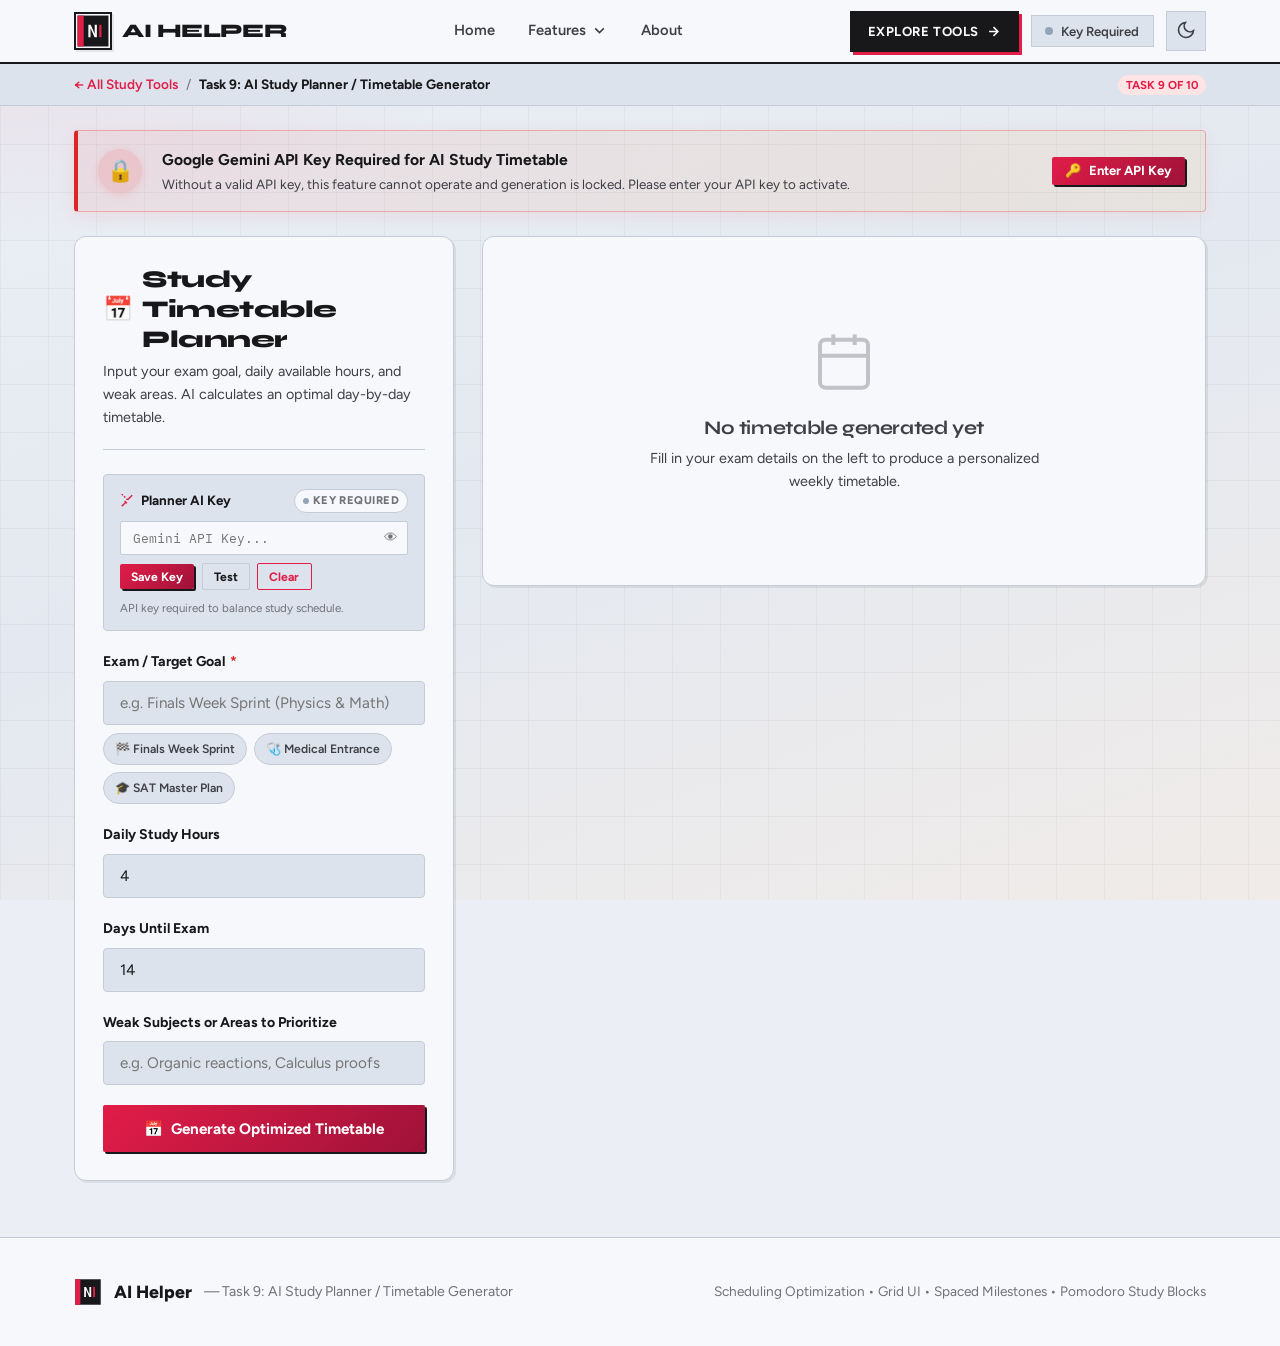
<file: pages/planner.html>
<!DOCTYPE html>
<html lang="en" data-theme="light">
<head>
  <meta charset="UTF-8">
  <meta name="viewport" content="width=device-width, initial-scale=1.0">
  <title>AI Helper — AI Study Timetable Planner (Task 9)</title>
  <meta name="description" content="Generate a day-wise weekly study schedule grid balancing deep work, active recall, problem solving, and rest intervals.">
  <link rel="icon" type="image/svg+xml" href="../assets/logo.svg">
  <link rel="stylesheet" href="../style.css">
</head>
<body>

  <!-- Top Navigation Bar -->
  <header class="navbar" id="mainNavbar">
    <div class="container">
      <a href="../index.html" class="nav-brand">
        <div class="brand-icon">
          <img src="../assets/logo.svg" alt="AI Helper Logo" width="34" height="34">
        </div>
        <span class="brand-name">AI Helper</span>
      </a>

      <!-- Desktop Nav Links -->
      <nav aria-label="Main Navigation">
        <ul class="nav-links">
          <li><a href="../index.html" class="nav-link">Home</a></li>
          <li class="nav-item-dropdown">
            <a href="../index.html#features" class="nav-link dropdown-toggle" id="featuresDropdownBtn">
              <span>Features</span>
              <svg width="14" height="14" viewBox="0 0 24 24" fill="none" stroke="currentColor" stroke-width="2.5"><polyline points="6 9 12 15 18 9"/></svg>
            </a>
            <div class="features-dropdown-menu" id="featuresDropdownMenu">
              <div class="dropdown-header">
                <span>AI Student Academic Suite</span>
                <span class="dropdown-badge">10 Tools</span>
              </div>
              <div class="dropdown-grid">
                <a href="resume.html" class="dropdown-item">
                  <span class="dropdown-icon" style="background: #ccfbf1; color: #0f766e;">💼</span>
                  <div>
                    <div class="dropdown-title">Task 1: AI Resume Builder</div>
                    <div class="dropdown-desc">ATS optimization, templates &amp; PDF</div>
                  </div>
                </a>
                <a href="notes.html" class="dropdown-item">
                  <span class="dropdown-icon" style="background: var(--primary-light); color: var(--primary);">📘</span>
                  <div>
                    <div class="dropdown-title">Task 2: AI Notes Generator</div>
                    <div class="dropdown-desc">Cornell notes &amp; Markdown sheets</div>
                  </div>
                </a>
                <a href="ppt.html" class="dropdown-item">
                  <span class="dropdown-icon" style="background: #ecfeff; color: #0e7490;">📊</span>
                  <div>
                    <div class="dropdown-title">Task 3: Presentation (PPT)</div>
                    <div class="dropdown-desc">Structured slide deck &amp; PPTX export</div>
                  </div>
                </a>
                <a href="mindmap.html" class="dropdown-item">
                  <span class="dropdown-icon" style="background: #fff7ed; color: #c2410c;">🧠</span>
                  <div>
                    <div class="dropdown-title">Task 4: Syllabus Mind Map</div>
                    <div class="dropdown-desc">Visual tree hierarchy &amp; outlines</div>
                  </div>
                </a>
                <a href="sheets.html" class="dropdown-item">
                  <span class="dropdown-icon" style="background: #ecfdf5; color: #059669;">📈</span>
                  <div>
                    <div class="dropdown-title">Task 5: Google Sheets Backend</div>
                    <div class="dropdown-desc">Live database &amp; AI trend insights</div>
                  </div>
                </a>
                <a href="quiz.html" class="dropdown-item">
                  <span class="dropdown-icon" style="background: var(--success-light); color: var(--success);">📝</span>
                  <div>
                    <div class="dropdown-title">Task 6: Dynamic Quiz / MCQ</div>
                    <div class="dropdown-desc">Custom questions &amp; instant feedback</div>
                  </div>
                </a>
                <a href="doubts.html" class="dropdown-item">
                  <span class="dropdown-icon" style="background: #ecfeff; color: #0891b2;">💬</span>
                  <div>
                    <div class="dropdown-title">Task 7: Doubt Solver Bot</div>
                    <div class="dropdown-desc">24/7 tutor with speech read-out</div>
                  </div>
                </a>
                <a href="flashcards.html" class="dropdown-item">
                  <span class="dropdown-icon" style="background: #fffbeb; color: #d97706;">🗂</span>
                  <div>
                    <div class="dropdown-title">Task 8: AI 3D Flashcards</div>
                    <div class="dropdown-desc">Active recall &amp; flippable revision</div>
                  </div>
                </a>
                <a href="planner.html" class="dropdown-item">
                  <span class="dropdown-icon" style="background: #ecfdf5; color: #047857;">📅</span>
                  <div>
                    <div class="dropdown-title">Task 9: Study Timetable</div>
                    <div class="dropdown-desc">Day-wise schedule &amp; checklist</div>
                  </div>
                </a>
                <a href="ocr.html" class="dropdown-item">
                  <span class="dropdown-icon" style="background: #fef2f2; color: #dc2626;">📸</span>
                  <div>
                    <div class="dropdown-title">Task 10: Photo Notes OCR</div>
                    <div class="dropdown-desc">Extract text &amp; synthesize summary</div>
                  </div>
                </a>
              </div>
              <div class="dropdown-footer">
                <a href="../index.html#features" class="dropdown-view-all">View All in Hub Grid →</a>
              </div>
            </div>
          </li>
          <li><a href="../index.html#about" class="nav-link">About</a></li>
        </ul>
      </nav>

      <!-- Nav Actions -->
      <div class="nav-actions">
        <a href="../index.html#features" class="ada-nav-cta-btn" id="navCtaBtn" title="Explore All Tools" style="text-decoration: none;">
          <span>Explore Tools</span>
          <svg width="15" height="15" viewBox="0 0 24 24" fill="none" stroke="currentColor" stroke-width="2.5"><path d="M5 12h14M12 5l7 7-7 7"/></svg>
        </a>

        <button class="api-badge-btn" id="apiKeyBadgeBtn" title="Configure Google Gemini API Key">
          <span class="status-dot" id="apiStatusDot"></span>
          <span id="apiStatusText">Key Required</span>
        </button>

        <button class="icon-btn" id="themeToggleBtn" aria-label="Toggle Dark/Light Mode" title="Toggle Theme">
          <span id="themeIcon">
            <svg width="20" height="20" viewBox="0 0 24 24" fill="none" stroke="currentColor" stroke-width="2"><path d="M21 12.79A9 9 0 1 1 11.21 3 7 7 0 0 0 21 12.79z"/></svg>
          </span>
        </button>

        <button class="hamburger" id="hamburgerBtn" aria-label="Toggle Menu">
          <span></span><span></span><span></span>
        </button>
      </div>
    </div>
  </header>

  <!-- Mobile Drawer Menu -->
  <div class="mobile-nav" id="mobileNavDrawer">
    <ul class="mobile-nav-links">
      <li><a href="../index.html" class="mobile-nav-link">🏠 Home</a></li>
      <li><a href="../index.html#features" class="mobile-nav-link">✨ Features</a></li>
      <li><a href="../index.html#about" class="mobile-nav-link">ℹ️ About AI Helper</a></li>
      <li class="mobile-nav-divider"></li>
      <li class="mobile-nav-heading">All 10 Dedicated Pages</li>
      <li><a href="resume.html" class="mobile-nav-link">💼 Task 1: AI Resume Builder</a></li>
      <li><a href="notes.html" class="mobile-nav-link">📘 Task 2: AI Notes Generator</a></li>
      <li><a href="ppt.html" class="mobile-nav-link">📊 Task 3: AI Presentation (PPT)</a></li>
      <li><a href="mindmap.html" class="mobile-nav-link">🧠 Task 4: AI Syllabus Mind Map</a></li>
      <li><a href="sheets.html" class="mobile-nav-link">📈 Task 5: Google Sheets as Backend</a></li>
      <li><a href="quiz.html" class="mobile-nav-link">📝 Task 6: AI Dynamic Quiz / MCQ</a></li>
      <li><a href="doubts.html" class="mobile-nav-link">💬 Task 7: AI Subject Tutor Bot</a></li>
      <li><a href="flashcards.html" class="mobile-nav-link">🗂 Task 8: AI 3D Flashcards</a></li>
      <li><a href="planner.html" class="mobile-nav-link active">📅 Task 9: AI Study Timetable</a></li>
      <li><a href="ocr.html" class="mobile-nav-link">📸 Task 10: Photo Notes OCR</a></li>
    </ul>
  </div>

  <!-- Breadcrumb Banner -->
  <div class="standalone-top-banner">
    <div class="container standalone-banner-inner">
      <div class="page-breadcrumb">
        <a href="../index.html">← All Study Tools</a>
        <span>/</span>
        <span style="font-weight: 700; color: var(--text-primary);">Task 9: AI Study Planner / Timetable Generator</span>
      </div>
      <div>
        <span class="tool-badge popular">Task 9 of 10</span>
      </div>
    </div>
  </div>

  <!-- Main App Layout -->
  <main class="container" style="padding-top: 1.5rem; padding-bottom: 3.5rem;">
    <div class="tool-view-layout">

      <!-- Left Sidebar: Controls & Form -->
      <div class="tool-sidebar-panel">
        <div class="tool-header-block">
          <h2><span>📅</span> Study Timetable Planner</h2>
          <p>Input your exam goal, daily available hours, and weak areas. AI calculates an optimal day-by-day timetable.</p>
        </div>

        <!-- Feature API Key Status Box -->
        <div class="feature-api-box" data-feature="planner">
          <div class="feature-api-header">
            <div class="feature-api-title">
              <svg width="14" height="14" viewBox="0 0 24 24" fill="none" stroke="currentColor" stroke-width="2.5"><path d="M21 2l-2 2m-6 6l7-7m-7 7l-2-2m-2-2l-2-2m-2-2l-2-2M3 21l7-7m0 0l2 2m-2-2l-2-2"/></svg>
              <span>Planner AI Key</span>
            </div>
            <span class="feature-api-badge demo" id="featureBadge-planner">
              <span class="feature-api-badge-dot"></span>
              <span class="badge-text">Key Required</span>
            </span>
          </div>
          <div class="feature-api-body">
            <div class="feature-api-input-wrap">
              <input type="password" id="featureKeyInput-planner" class="feature-api-input" placeholder="Gemini API Key..." autocomplete="off">
              <button type="button" class="btn-eye-toggle" data-target="featureKeyInput-planner" title="Show/Hide Key">👁</button>
            </div>
            <div class="feature-api-actions">
              <button type="button" class="btn btn-primary btn-xs save-feature-key-btn" data-feature="planner">Save Key</button>
              <button type="button" class="btn btn-secondary btn-xs test-feature-key-btn" data-feature="planner">Test</button>
              <button type="button" class="btn btn-outline btn-xs clear-feature-key-btn" data-feature="planner">Clear</button>
            </div>
            <div class="feature-api-helper">API key required to balance study schedule.</div>
          </div>
        </div>

        <form id="plannerForm">
          <div class="form-group">
            <label class="form-label" for="plannerExamInput">Exam / Target Goal <span class="required">*</span></label>
            <input type="text" id="plannerExamInput" class="form-control" placeholder="e.g. Finals Week Sprint (Physics &amp; Math)" required>
            
            <div class="chips-container" style="margin-top: 0.5rem;">
              <span class="chip planner-chip" data-exam="Finals Week Sprint (Physics &amp; Math)">🏁 Finals Week Sprint</span>
              <span class="chip planner-chip" data-exam="Medical Entrance (MCAT / NEET)">🩺 Medical Entrance</span>
              <span class="chip planner-chip" data-exam="SAT / College Board Exam">🎓 SAT Master Plan</span>
            </div>
          </div>

          <div class="form-group">
            <label class="form-label" for="plannerHoursInput">Daily Study Hours</label>
            <input type="number" id="plannerHoursInput" class="form-control" value="4" min="1" max="14">
          </div>

          <div class="form-group">
            <label class="form-label" for="plannerDaysInput">Days Until Exam</label>
            <input type="number" id="plannerDaysInput" class="form-control" value="14" min="1" max="180">
          </div>

          <div class="form-group">
            <label class="form-label" for="plannerWeakInput">Weak Subjects or Areas to Prioritize</label>
            <input type="text" id="plannerWeakInput" class="form-control" placeholder="e.g. Organic reactions, Calculus proofs">
          </div>

          <button type="submit" class="btn btn-primary btn-block" id="generatePlannerBtn" style="padding: 0.9rem;">
            <span>📅</span> Generate Optimized Timetable
          </button>
        </form>
      </div>

      <!-- Right Main Panel: Schedule Grid Output -->
      <div class="tool-main-panel">
        <div class="loading-indicator" id="plannerLoading">
          <div class="spinner"></div>
          <div class="loading-status-text">Balancing Study Schedule with AI...</div>
          <div class="loading-subtext">Calculating spaced repetition intervals, break cycles, and milestones.</div>
        </div>

        <div id="plannerOutputArea">
          <div class="empty-placeholder">
            <svg viewBox="0 0 24 24" fill="none" stroke="currentColor" width="48" height="48"><rect x="3" y="4" width="18" height="18" rx="2" ry="2"/><line x1="16" y1="2" x2="16" y2="6"/><line x1="8" y1="2" x2="8" y2="6"/><line x1="3" y1="10" x2="21" y2="10"/></svg>
            <h4>No timetable generated yet</h4>
            <p>Fill in your exam details on the left to produce a personalized weekly timetable.</p>
          </div>
        </div>
      </div>

    </div>
  </main>

  <!-- Global Multi-Key Modal -->
  <div class="modal-overlay" id="apiKeyModal">
    <div class="modal-card modal-large">
      <div class="modal-header">
        <div style="display: flex; align-items: center; gap: 0.6rem;">
          <span style="font-size: 1.35rem;">🔑</span>
          <div>
            <h3 style="font-size: 1.15rem; font-weight: 800;">AI Feature API Keys Manager</h3>
            <span style="font-size: 0.78rem; color: var(--text-muted);" id="modalActiveKeyCount">Every AI feature works independently</span>
          </div>
        </div>
        <button class="icon-btn" id="closeApiKeyModalBtn">✕</button>
      </div>
      <div class="modal-body scrollable">
        <div class="multi-key-batch-box">
          <div class="multi-key-batch-header">
            <span class="multi-key-batch-title"><span>⚡</span> Quick Setup: Single Key for All 10 Features</span>
          </div>
          <p style="font-size: 0.8rem; color: var(--text-secondary); margin-bottom: 0.75rem;">
            Enter your Google Gemini API key to activate all 10 features at once.
          </p>
          <div style="display: flex; gap: 0.5rem; align-items: center; flex-wrap: wrap;">
            <div class="feature-api-input-wrap" style="flex: 1; min-width: 240px;">
              <input type="password" id="batchApiKeyInput" class="feature-api-input" placeholder="Paste Gemini API key (AIzaSy...)">
              <button type="button" class="btn-eye-toggle" data-target="batchApiKeyInput">👁</button>
            </div>
            <button type="button" class="btn btn-primary btn-sm" id="batchApplyKeyBtn">Apply to All Features</button>
          </div>
        </div>
        <div class="features-keys-list" id="modalFeaturesKeysList"></div>
      </div>
      <div class="modal-footer">
        <button class="btn btn-outline btn-sm" id="clearAllKeysBtn">Clear All Keys</button>
        <button class="btn btn-secondary btn-sm" id="closeModalBottomBtn">Close</button>
      </div>
    </div>
  </div>

  <div class="toast-container" id="toastContainer"></div>

  <footer>
    <div class="container footer-inner">
      <div style="display: flex; align-items: center; gap: 0.75rem;">
        <img src="../assets/logo.svg" alt="AI Helper" width="28" height="28">
        <span style="font-weight: 800; font-size: 1.1rem;">AI Helper</span>
        <span style="color: var(--text-muted); font-size: 0.88rem;">— Task 9: AI Study Planner / Timetable Generator</span>
      </div>
      <div style="font-size: 0.85rem; color: var(--text-muted);">
        Scheduling Optimization • Grid UI • Spaced Milestones • Pomodoro Study Blocks
      </div>
    </div>
  </footer>

  <script src="../script.js"></script>
</body>
</html>
</file>
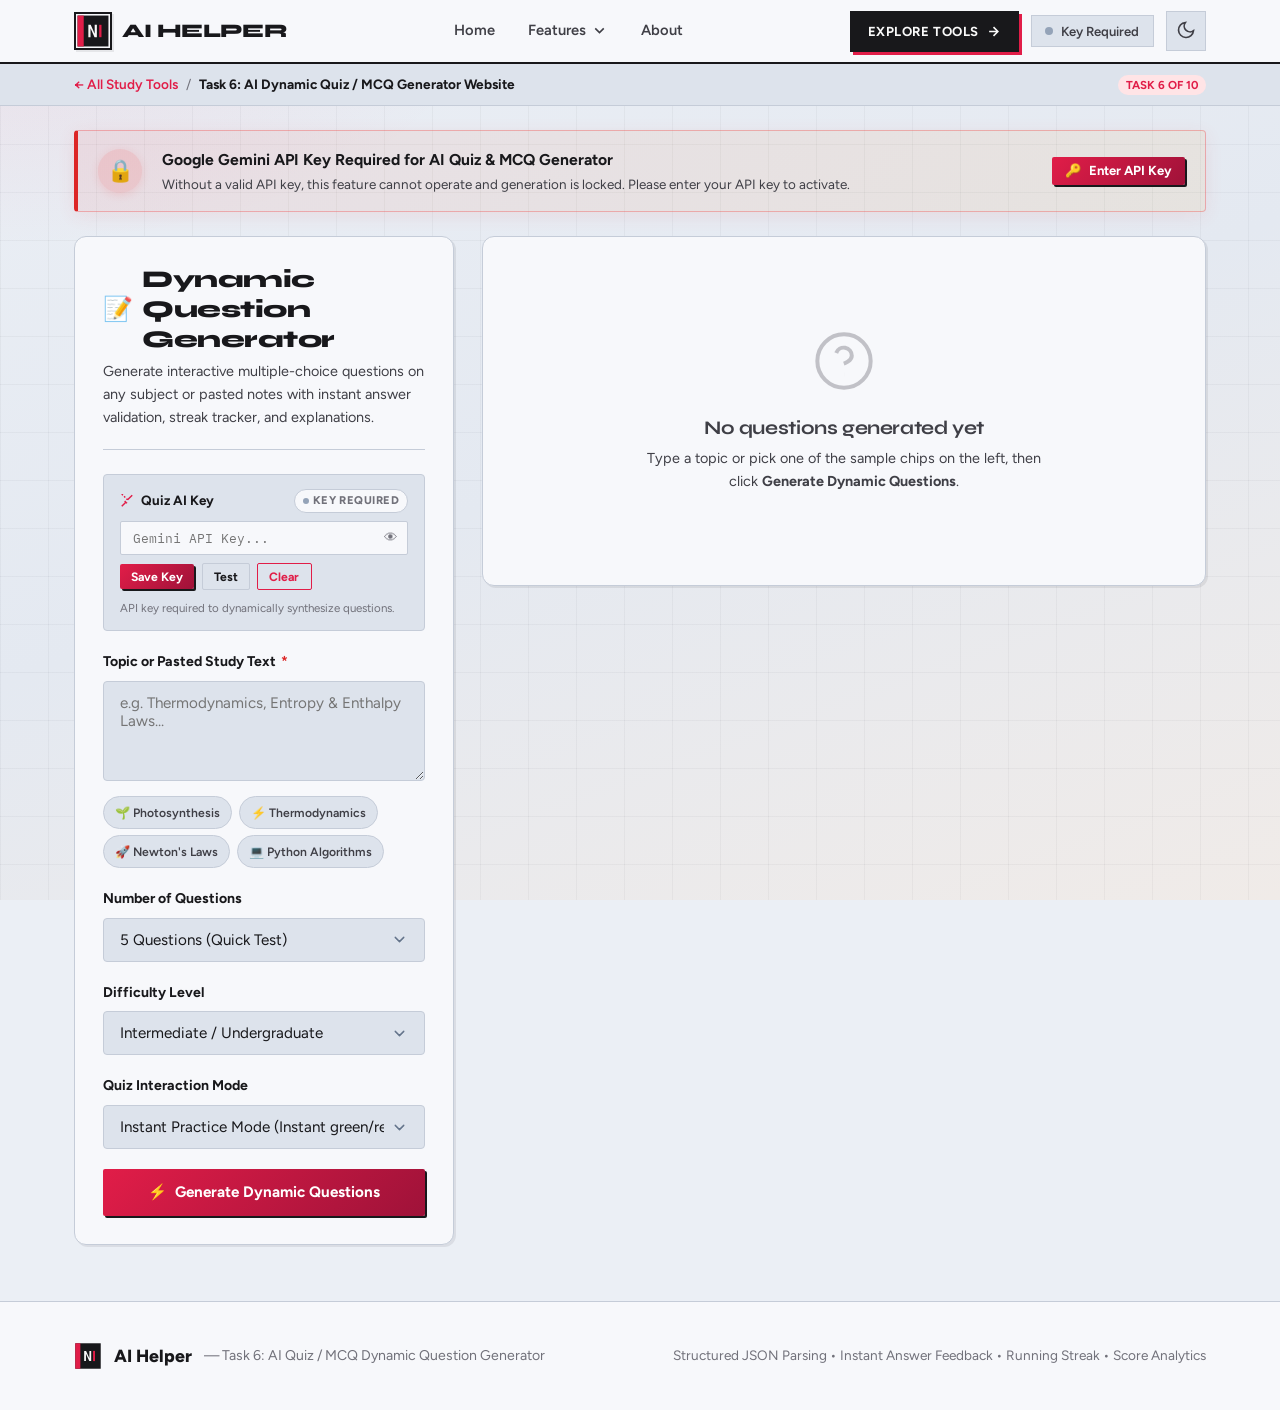
<file: pages/quiz.html>
<!DOCTYPE html>
<html lang="en" data-theme="light">
<head>
  <meta charset="UTF-8">
  <meta name="viewport" content="width=device-width, initial-scale=1.0">
  <title>AI Helper — Dynamic AI Quiz / MCQ Generator (Task 6)</title>
  <meta name="description" content="Generate dynamic multiple-choice exam questions from any academic topic or pasted notes, with instant feedback, streak tracking, and explanations.">
  <link rel="icon" type="image/svg+xml" href="../assets/logo.svg">
  <link rel="stylesheet" href="../style.css">
</head>
<body>

  <!-- Top Navigation Bar -->
  <header class="navbar" id="mainNavbar">
    <div class="container">
      <a href="../index.html" class="nav-brand">
        <div class="brand-icon">
          <img src="../assets/logo.svg" alt="AI Helper Logo" width="34" height="34">
        </div>
        <span class="brand-name">AI Helper</span>
      </a>

      <!-- Desktop Nav Links -->
      <nav aria-label="Main Navigation">
        <ul class="nav-links">
          <li><a href="../index.html" class="nav-link">Home</a></li>
          <li class="nav-item-dropdown">
            <a href="../index.html#features" class="nav-link dropdown-toggle" id="featuresDropdownBtn">
              <span>Features</span>
              <svg width="14" height="14" viewBox="0 0 24 24" fill="none" stroke="currentColor" stroke-width="2.5"><polyline points="6 9 12 15 18 9"/></svg>
            </a>
            <div class="features-dropdown-menu" id="featuresDropdownMenu">
              <div class="dropdown-header">
                <span>AI Student Academic Suite</span>
                <span class="dropdown-badge">10 Tools</span>
              </div>
              <div class="dropdown-grid">
                <a href="resume.html" class="dropdown-item">
                  <span class="dropdown-icon" style="background: #ccfbf1; color: #0f766e;">💼</span>
                  <div>
                    <div class="dropdown-title">Task 1: AI Resume Builder</div>
                    <div class="dropdown-desc">ATS optimization, templates &amp; PDF</div>
                  </div>
                </a>
                <a href="notes.html" class="dropdown-item">
                  <span class="dropdown-icon" style="background: var(--primary-light); color: var(--primary);">📘</span>
                  <div>
                    <div class="dropdown-title">Task 2: AI Notes Generator</div>
                    <div class="dropdown-desc">Cornell notes &amp; Markdown sheets</div>
                  </div>
                </a>
                <a href="ppt.html" class="dropdown-item">
                  <span class="dropdown-icon" style="background: #ecfeff; color: #0e7490;">📊</span>
                  <div>
                    <div class="dropdown-title">Task 3: Presentation (PPT)</div>
                    <div class="dropdown-desc">Structured slide deck &amp; PPTX export</div>
                  </div>
                </a>
                <a href="mindmap.html" class="dropdown-item">
                  <span class="dropdown-icon" style="background: #fff7ed; color: #c2410c;">🧠</span>
                  <div>
                    <div class="dropdown-title">Task 4: Syllabus Mind Map</div>
                    <div class="dropdown-desc">Visual tree hierarchy &amp; outlines</div>
                  </div>
                </a>
                <a href="sheets.html" class="dropdown-item">
                  <span class="dropdown-icon" style="background: #ecfdf5; color: #059669;">📈</span>
                  <div>
                    <div class="dropdown-title">Task 5: Google Sheets Backend</div>
                    <div class="dropdown-desc">Live database &amp; AI trend insights</div>
                  </div>
                </a>
                <a href="quiz.html" class="dropdown-item">
                  <span class="dropdown-icon" style="background: var(--success-light); color: var(--success);">📝</span>
                  <div>
                    <div class="dropdown-title">Task 6: Dynamic Quiz / MCQ</div>
                    <div class="dropdown-desc">Custom questions &amp; instant feedback</div>
                  </div>
                </a>
                <a href="doubts.html" class="dropdown-item">
                  <span class="dropdown-icon" style="background: #ecfeff; color: #0891b2;">💬</span>
                  <div>
                    <div class="dropdown-title">Task 7: Doubt Solver Bot</div>
                    <div class="dropdown-desc">24/7 tutor with speech read-out</div>
                  </div>
                </a>
                <a href="flashcards.html" class="dropdown-item">
                  <span class="dropdown-icon" style="background: #fffbeb; color: #d97706;">🗂</span>
                  <div>
                    <div class="dropdown-title">Task 8: AI 3D Flashcards</div>
                    <div class="dropdown-desc">Active recall &amp; flippable revision</div>
                  </div>
                </a>
                <a href="planner.html" class="dropdown-item">
                  <span class="dropdown-icon" style="background: #ecfdf5; color: #047857;">📅</span>
                  <div>
                    <div class="dropdown-title">Task 9: Study Timetable</div>
                    <div class="dropdown-desc">Day-wise schedule &amp; checklist</div>
                  </div>
                </a>
                <a href="ocr.html" class="dropdown-item">
                  <span class="dropdown-icon" style="background: #fef2f2; color: #dc2626;">📸</span>
                  <div>
                    <div class="dropdown-title">Task 10: Photo Notes OCR</div>
                    <div class="dropdown-desc">Extract text &amp; synthesize summary</div>
                  </div>
                </a>
              </div>
              <div class="dropdown-footer">
                <a href="../index.html#features" class="dropdown-view-all">View All in Hub Grid →</a>
              </div>
            </div>
          </li>
          <li><a href="../index.html#about" class="nav-link">About</a></li>
        </ul>
      </nav>

      <!-- Nav Actions -->
      <div class="nav-actions">
        <a href="../index.html#features" class="ada-nav-cta-btn" id="navCtaBtn" title="Explore All Tools" style="text-decoration: none;">
          <span>Explore Tools</span>
          <svg width="15" height="15" viewBox="0 0 24 24" fill="none" stroke="currentColor" stroke-width="2.5"><path d="M5 12h14M12 5l7 7-7 7"/></svg>
        </a>

        <button class="api-badge-btn" id="apiKeyBadgeBtn" title="Configure Google Gemini API Key">
          <span class="status-dot" id="apiStatusDot"></span>
          <span id="apiStatusText">Key Required</span>
        </button>

        <button class="icon-btn" id="themeToggleBtn" aria-label="Toggle Dark/Light Mode" title="Toggle Theme">
          <span id="themeIcon">
            <svg width="20" height="20" viewBox="0 0 24 24" fill="none" stroke="currentColor" stroke-width="2"><path d="M21 12.79A9 9 0 1 1 11.21 3 7 7 0 0 0 21 12.79z"/></svg>
          </span>
        </button>

        <button class="hamburger" id="hamburgerBtn" aria-label="Toggle Menu">
          <span></span><span></span><span></span>
        </button>
      </div>
    </div>
  </header>

  <!-- Mobile Drawer Menu -->
  <div class="mobile-nav" id="mobileNavDrawer">
    <ul class="mobile-nav-links">
      <li><a href="../index.html" class="mobile-nav-link">🏠 Home</a></li>
      <li><a href="../index.html#features" class="mobile-nav-link">✨ Features</a></li>
      <li><a href="../index.html#about" class="mobile-nav-link">ℹ️ About AI Helper</a></li>
      <li class="mobile-nav-divider"></li>
      <li class="mobile-nav-heading">All 10 Dedicated Pages</li>
      <li><a href="resume.html" class="mobile-nav-link">💼 Task 1: AI Resume Builder</a></li>
      <li><a href="notes.html" class="mobile-nav-link">📘 Task 2: AI Notes Generator</a></li>
      <li><a href="ppt.html" class="mobile-nav-link">📊 Task 3: AI Presentation (PPT)</a></li>
      <li><a href="mindmap.html" class="mobile-nav-link">🧠 Task 4: AI Syllabus Mind Map</a></li>
      <li><a href="sheets.html" class="mobile-nav-link">📈 Task 5: Google Sheets as Backend</a></li>
      <li><a href="quiz.html" class="mobile-nav-link active">📝 Task 6: AI Dynamic Quiz / MCQ</a></li>
      <li><a href="doubts.html" class="mobile-nav-link">💬 Task 7: AI Subject Tutor Bot</a></li>
      <li><a href="flashcards.html" class="mobile-nav-link">🗂 Task 8: AI 3D Flashcards</a></li>
      <li><a href="planner.html" class="mobile-nav-link">📅 Task 9: AI Study Timetable</a></li>
      <li><a href="ocr.html" class="mobile-nav-link">📸 Task 10: Photo Notes OCR</a></li>
    </ul>
  </div>

  <!-- Breadcrumb Banner -->
  <div class="standalone-top-banner">
    <div class="container standalone-banner-inner">
      <div class="page-breadcrumb">
        <a href="../index.html">← All Study Tools</a>
        <span>/</span>
        <span style="font-weight: 700; color: var(--text-primary);">Task 6: AI Dynamic Quiz / MCQ Generator Website</span>
      </div>
      <div>
        <span class="tool-badge popular">Task 6 of 10</span>
      </div>
    </div>
  </div>

  <!-- Main App Layout -->
  <main class="container" style="padding-top: 1.5rem; padding-bottom: 3.5rem;">
    <div class="tool-view-layout">

      <!-- Left Sidebar: Controls & Form -->
      <div class="tool-sidebar-panel">
        <div class="tool-header-block">
          <h2><span>📝</span> Dynamic Question Generator</h2>
          <p>Generate interactive multiple-choice questions on any subject or pasted notes with instant answer validation, streak tracker, and explanations.</p>
        </div>

        <!-- Feature API Key Status Box -->
        <div class="feature-api-box" data-feature="quiz">
          <div class="feature-api-header">
            <div class="feature-api-title">
              <svg width="14" height="14" viewBox="0 0 24 24" fill="none" stroke="currentColor" stroke-width="2.5"><path d="M21 2l-2 2m-6 6l7-7m-7 7l-2-2m-2-2l-2-2m-2-2l-2-2M3 21l7-7m0 0l2 2m-2-2l-2-2"/></svg>
              <span>Quiz AI Key</span>
            </div>
            <span class="feature-api-badge demo" id="featureBadge-quiz">
              <span class="feature-api-badge-dot"></span>
              <span class="badge-text">Key Required</span>
            </span>
          </div>
          <div class="feature-api-body">
            <div class="feature-api-input-wrap">
              <input type="password" id="featureKeyInput-quiz" class="feature-api-input" placeholder="Gemini API Key..." autocomplete="off">
              <button type="button" class="btn-eye-toggle" data-target="featureKeyInput-quiz" title="Show/Hide Key">👁</button>
            </div>
            <div class="feature-api-actions">
              <button type="button" class="btn btn-primary btn-xs save-feature-key-btn" data-feature="quiz">Save Key</button>
              <button type="button" class="btn btn-secondary btn-xs test-feature-key-btn" data-feature="quiz">Test</button>
              <button type="button" class="btn btn-outline btn-xs clear-feature-key-btn" data-feature="quiz">Clear</button>
            </div>
            <div class="feature-api-helper">API key required to dynamically synthesize questions.</div>
          </div>
        </div>

        <form id="quizForm">
          <div class="form-group">
            <label class="form-label" for="quizTopicInput">Topic or Pasted Study Text <span class="required">*</span></label>
            <textarea id="quizTopicInput" class="form-control" rows="4" placeholder="e.g. Thermodynamics, Entropy & Enthalpy Laws..." required></textarea>
            
            <div class="chips-container" style="margin-top: 0.5rem;">
              <span class="chip quiz-chip" data-topic="Photosynthesis &amp; ATP Synthesis">🌱 Photosynthesis</span>
              <span class="chip quiz-chip" data-topic="Thermodynamics &amp; Entropy Laws">⚡ Thermodynamics</span>
              <span class="chip quiz-chip" data-topic="Newton's Laws of Motion &amp; Gravity">🚀 Newton's Laws</span>
              <span class="chip quiz-chip" data-topic="Python Data Structures &amp; Big-O Complexity">💻 Python Algorithms</span>
            </div>
          </div>

          <div class="form-group">
            <label class="form-label" for="quizCountSelect">Number of Questions</label>
            <select id="quizCountSelect" class="form-control form-select">
              <option value="5" selected>5 Questions (Quick Test)</option>
              <option value="10">10 Questions (Standard Quiz)</option>
              <option value="15">15 Questions (Sprint Assessment)</option>
              <option value="20">20 Questions (Full Mock Exam)</option>
            </select>
          </div>

          <div class="form-group">
            <label class="form-label" for="quizDifficultySelect">Difficulty Level</label>
            <select id="quizDifficultySelect" class="form-control form-select">
              <option value="High School / Foundational">Foundational / High School</option>
              <option value="College / University" selected>Intermediate / Undergraduate</option>
              <option value="Competitive Exam / Hard">Advanced / Competitive Exam</option>
            </select>
          </div>

          <div class="form-group">
            <label class="form-label" for="quizModeSelect">Quiz Interaction Mode</label>
            <select id="quizModeSelect" class="form-control form-select">
              <option value="practice" selected>Instant Practice Mode (Instant green/red feedback &amp; streak)</option>
              <option value="exam">Timed Exam Mode (Countdown timer, submit all at end)</option>
            </select>
          </div>

          <button type="submit" class="btn btn-primary btn-block" id="generateQuizBtn" style="padding: 0.9rem;">
            <span>⚡</span> Generate Dynamic Questions
          </button>
        </form>
      </div>

      <!-- Right Main Panel: Dynamic Questions Area -->
      <div class="tool-main-panel">
        <div class="loading-indicator" id="quizLoading">
          <div class="spinner"></div>
          <div class="loading-status-text">Generating Dynamic Exam Questions with AI...</div>
          <div class="loading-subtext">Creating distractors, verifying correct options, and preparing explanations.</div>
        </div>

        <div id="quizOutputArea">
          <div class="empty-placeholder">
            <svg viewBox="0 0 24 24" fill="none" stroke="currentColor" width="48" height="48"><circle cx="12" cy="12" r="10"/><path d="M9.09 9a3 3 0 0 1 5.83 1c0 2-3 3-3 3"/><line x1="12" y1="17" x2="12.01" y2="17"/></svg>
            <h4>No questions generated yet</h4>
            <p>Type a topic or pick one of the sample chips on the left, then click <strong>Generate Dynamic Questions</strong>.</p>
          </div>
        </div>
      </div>

    </div>
  </main>

  <!-- Global Multi-Key Modal -->
  <div class="modal-overlay" id="apiKeyModal">
    <div class="modal-card modal-large">
      <div class="modal-header">
        <div style="display: flex; align-items: center; gap: 0.6rem;">
          <span style="font-size: 1.35rem;">🔑</span>
          <div>
            <h3 style="font-size: 1.15rem; font-weight: 800;">AI Feature API Keys Manager</h3>
            <span style="font-size: 0.78rem; color: var(--text-muted);" id="modalActiveKeyCount">Every AI feature works independently</span>
          </div>
        </div>
        <button class="icon-btn" id="closeApiKeyModalBtn">✕</button>
      </div>
      <div class="modal-body scrollable">
        <div class="multi-key-batch-box">
          <div class="multi-key-batch-header">
            <span class="multi-key-batch-title"><span>⚡</span> Quick Setup: Single Key for All 10 Features</span>
          </div>
          <p style="font-size: 0.8rem; color: var(--text-secondary); margin-bottom: 0.75rem;">
            Enter your Google Gemini API key to activate all 10 features at once.
          </p>
          <div style="display: flex; gap: 0.5rem; align-items: center; flex-wrap: wrap;">
            <div class="feature-api-input-wrap" style="flex: 1; min-width: 240px;">
              <input type="password" id="batchApiKeyInput" class="feature-api-input" placeholder="Paste Gemini API key (AIzaSy...)">
              <button type="button" class="btn-eye-toggle" data-target="batchApiKeyInput">👁</button>
            </div>
            <button type="button" class="btn btn-primary btn-sm" id="batchApplyKeyBtn">Apply to All Features</button>
          </div>
        </div>
        <div class="features-keys-list" id="modalFeaturesKeysList"></div>
      </div>
      <div class="modal-footer">
        <button class="btn btn-outline btn-sm" id="clearAllKeysBtn">Clear All Keys</button>
        <button class="btn btn-secondary btn-sm" id="closeModalBottomBtn">Close</button>
      </div>
    </div>
  </div>

  <div class="toast-container" id="toastContainer"></div>

  <footer>
    <div class="container footer-inner">
      <div style="display: flex; align-items: center; gap: 0.75rem;">
        <img src="../assets/logo.svg" alt="AI Helper" width="28" height="28">
        <span style="font-weight: 800; font-size: 1.1rem;">AI Helper</span>
        <span style="color: var(--text-muted); font-size: 0.88rem;">— Task 6: AI Quiz / MCQ Dynamic Question Generator</span>
      </div>
      <div style="font-size: 0.85rem; color: var(--text-muted);">
        Structured JSON Parsing • Instant Answer Feedback • Running Streak • Score Analytics
      </div>
    </div>
  </footer>

  <script src="../script.js"></script>
</body>
</html>
</file>
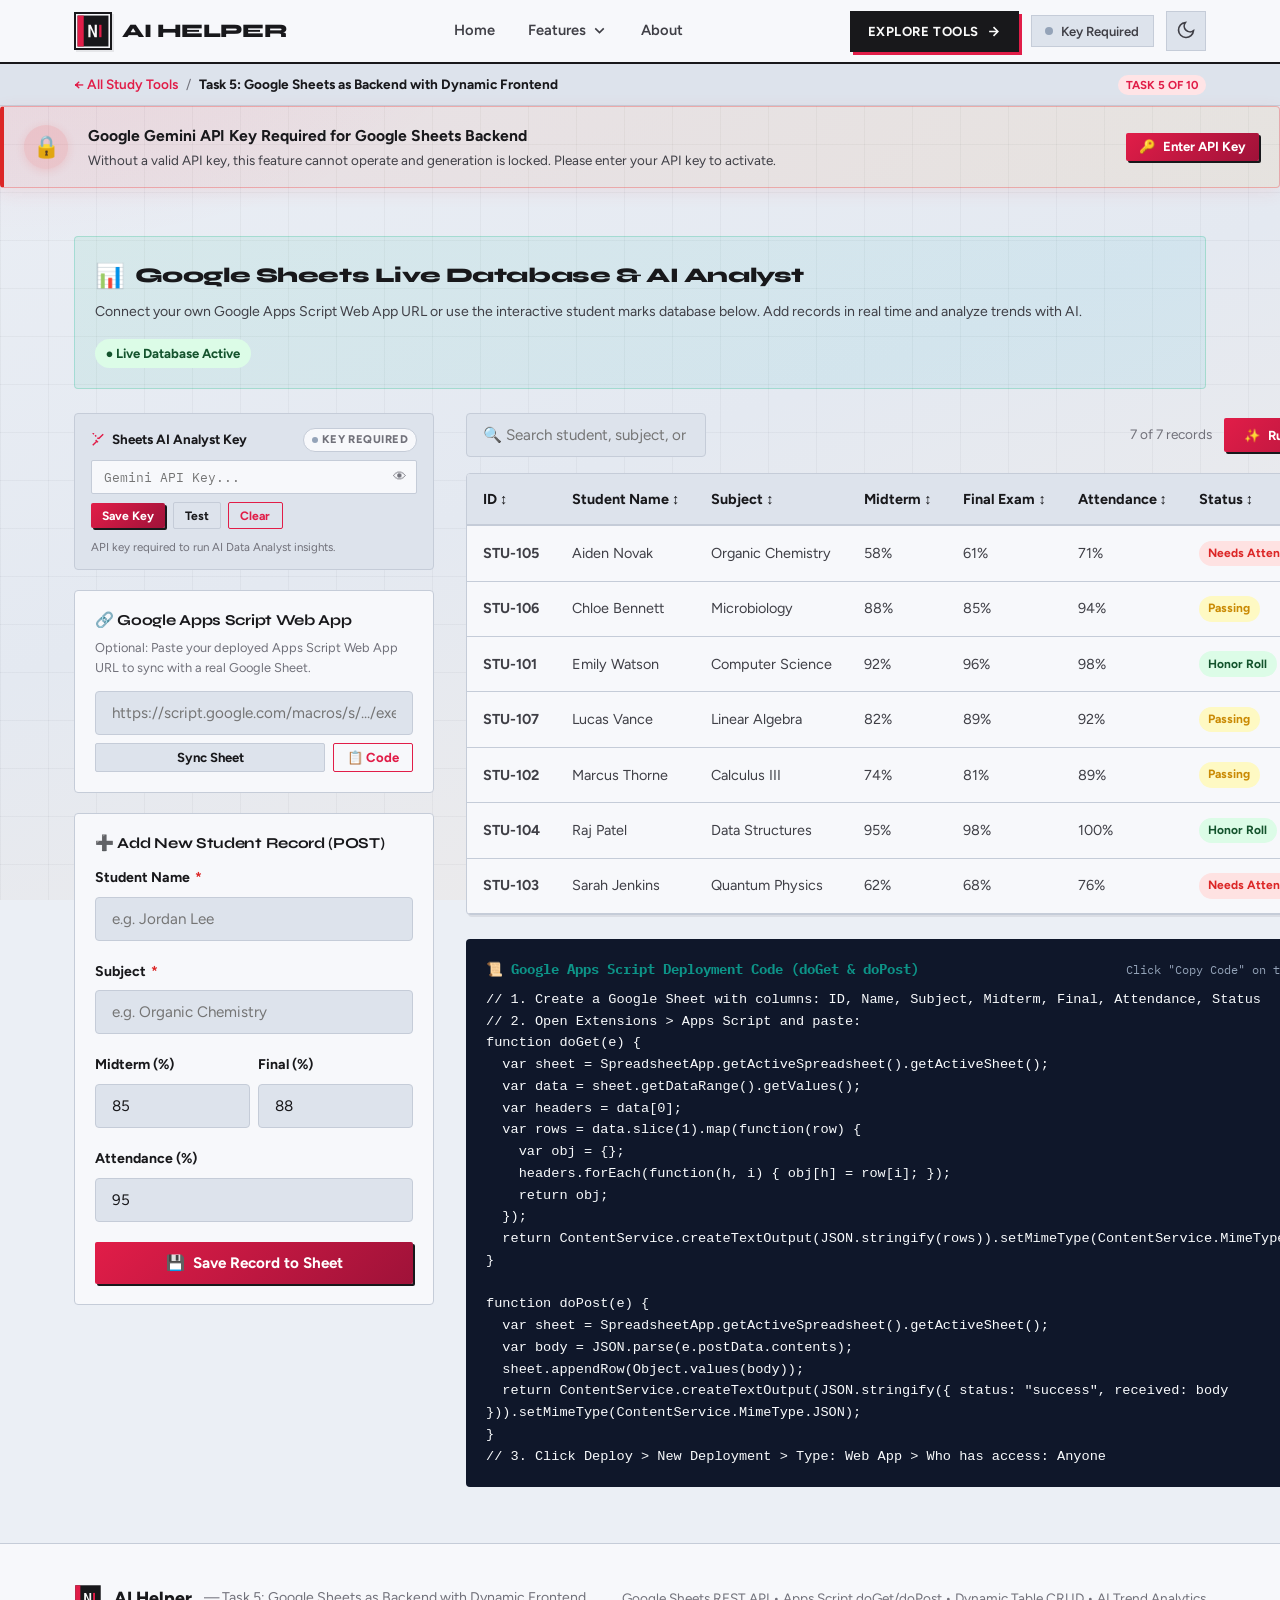
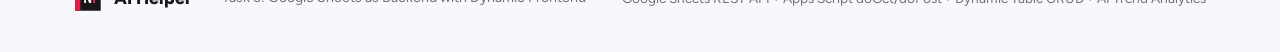
<file: pages/sheets.html>
<!DOCTYPE html>
<html lang="en" data-theme="light">
<head>
  <meta charset="UTF-8">
  <meta name="viewport" content="width=device-width, initial-scale=1.0">
  <title>AI Helper — Google Sheets Backend (Task 5)</title>
  <meta name="description" content="Use Google Sheets as a live database with a dynamic frontend web app, Google Apps Script REST API, and AI trend analytics.">
  <link rel="icon" type="image/svg+xml" href="../assets/logo.svg">
  <link rel="stylesheet" href="../style.css">
</head>
<body>

  <!-- Top Navigation Bar -->
  <header class="navbar" id="mainNavbar">
    <div class="container">
      <a href="../index.html" class="nav-brand">
        <div class="brand-icon">
          <img src="../assets/logo.svg" alt="AI Helper Logo" width="34" height="34">
        </div>
        <span class="brand-name">AI Helper</span>
      </a>

      <!-- Desktop Nav Links -->
      <nav aria-label="Main Navigation">
        <ul class="nav-links">
          <li><a href="../index.html" class="nav-link">Home</a></li>
          <li class="nav-item-dropdown">
            <a href="../index.html#features" class="nav-link dropdown-toggle" id="featuresDropdownBtn">
              <span>Features</span>
              <svg width="14" height="14" viewBox="0 0 24 24" fill="none" stroke="currentColor" stroke-width="2.5"><polyline points="6 9 12 15 18 9"/></svg>
            </a>
            <div class="features-dropdown-menu" id="featuresDropdownMenu">
              <div class="dropdown-header">
                <span>AI Student Academic Suite</span>
                <span class="dropdown-badge">10 Tools</span>
              </div>
              <div class="dropdown-grid">
                <a href="resume.html" class="dropdown-item">
                  <span class="dropdown-icon" style="background: #ccfbf1; color: #0f766e;">💼</span>
                  <div>
                    <div class="dropdown-title">Task 1: AI Resume Builder</div>
                    <div class="dropdown-desc">ATS optimization, templates &amp; PDF</div>
                  </div>
                </a>
                <a href="notes.html" class="dropdown-item">
                  <span class="dropdown-icon" style="background: var(--primary-light); color: var(--primary);">📘</span>
                  <div>
                    <div class="dropdown-title">Task 2: AI Notes Generator</div>
                    <div class="dropdown-desc">Cornell notes &amp; Markdown sheets</div>
                  </div>
                </a>
                <a href="ppt.html" class="dropdown-item">
                  <span class="dropdown-icon" style="background: #ecfeff; color: #0e7490;">📊</span>
                  <div>
                    <div class="dropdown-title">Task 3: Presentation (PPT)</div>
                    <div class="dropdown-desc">Structured slide deck &amp; PPTX export</div>
                  </div>
                </a>
                <a href="mindmap.html" class="dropdown-item">
                  <span class="dropdown-icon" style="background: #fff7ed; color: #c2410c;">🧠</span>
                  <div>
                    <div class="dropdown-title">Task 4: Syllabus Mind Map</div>
                    <div class="dropdown-desc">Visual tree hierarchy &amp; outlines</div>
                  </div>
                </a>
                <a href="sheets.html" class="dropdown-item">
                  <span class="dropdown-icon" style="background: #ecfdf5; color: #059669;">📈</span>
                  <div>
                    <div class="dropdown-title">Task 5: Google Sheets Backend</div>
                    <div class="dropdown-desc">Live database &amp; AI trend insights</div>
                  </div>
                </a>
                <a href="quiz.html" class="dropdown-item">
                  <span class="dropdown-icon" style="background: var(--success-light); color: var(--success);">📝</span>
                  <div>
                    <div class="dropdown-title">Task 6: Dynamic Quiz / MCQ</div>
                    <div class="dropdown-desc">Custom questions &amp; instant feedback</div>
                  </div>
                </a>
                <a href="doubts.html" class="dropdown-item">
                  <span class="dropdown-icon" style="background: #ecfeff; color: #0891b2;">💬</span>
                  <div>
                    <div class="dropdown-title">Task 7: Doubt Solver Bot</div>
                    <div class="dropdown-desc">24/7 tutor with speech read-out</div>
                  </div>
                </a>
                <a href="flashcards.html" class="dropdown-item">
                  <span class="dropdown-icon" style="background: #fffbeb; color: #d97706;">🗂</span>
                  <div>
                    <div class="dropdown-title">Task 8: AI 3D Flashcards</div>
                    <div class="dropdown-desc">Active recall &amp; flippable revision</div>
                  </div>
                </a>
                <a href="planner.html" class="dropdown-item">
                  <span class="dropdown-icon" style="background: #ecfdf5; color: #047857;">📅</span>
                  <div>
                    <div class="dropdown-title">Task 9: Study Timetable</div>
                    <div class="dropdown-desc">Day-wise schedule &amp; checklist</div>
                  </div>
                </a>
                <a href="ocr.html" class="dropdown-item">
                  <span class="dropdown-icon" style="background: #fef2f2; color: #dc2626;">📸</span>
                  <div>
                    <div class="dropdown-title">Task 10: Photo Notes OCR</div>
                    <div class="dropdown-desc">Extract text &amp; synthesize summary</div>
                  </div>
                </a>
              </div>
              <div class="dropdown-footer">
                <a href="../index.html#features" class="dropdown-view-all">View All in Hub Grid →</a>
              </div>
            </div>
          </li>
          <li><a href="../index.html#about" class="nav-link">About</a></li>
        </ul>
      </nav>

      <!-- Nav Actions -->
      <div class="nav-actions">
        <a href="../index.html#features" class="ada-nav-cta-btn" id="navCtaBtn" title="Explore All Tools" style="text-decoration: none;">
          <span>Explore Tools</span>
          <svg width="15" height="15" viewBox="0 0 24 24" fill="none" stroke="currentColor" stroke-width="2.5"><path d="M5 12h14M12 5l7 7-7 7"/></svg>
        </a>

        <button class="api-badge-btn" id="apiKeyBadgeBtn" title="Configure Google Gemini API Key">
          <span class="status-dot" id="apiStatusDot"></span>
          <span id="apiStatusText">Key Required</span>
        </button>

        <button class="icon-btn" id="themeToggleBtn" aria-label="Toggle Dark/Light Mode" title="Toggle Theme">
          <span id="themeIcon">
            <svg width="20" height="20" viewBox="0 0 24 24" fill="none" stroke="currentColor" stroke-width="2"><path d="M21 12.79A9 9 0 1 1 11.21 3 7 7 0 0 0 21 12.79z"/></svg>
          </span>
        </button>

        <button class="hamburger" id="hamburgerBtn" aria-label="Toggle Menu">
          <span></span><span></span><span></span>
        </button>
      </div>
    </div>
  </header>

  <!-- Mobile Drawer Menu -->
  <div class="mobile-nav" id="mobileNavDrawer">
    <ul class="mobile-nav-links">
      <li><a href="../index.html" class="mobile-nav-link">🏠 Home</a></li>
      <li><a href="../index.html#features" class="mobile-nav-link">✨ Features</a></li>
      <li><a href="../index.html#about" class="mobile-nav-link">ℹ️ About AI Helper</a></li>
      <li class="mobile-nav-divider"></li>
      <li class="mobile-nav-heading">All 10 Dedicated Pages</li>
      <li><a href="resume.html" class="mobile-nav-link">💼 Task 1: AI Resume Builder</a></li>
      <li><a href="notes.html" class="mobile-nav-link">📘 Task 2: AI Notes Generator</a></li>
      <li><a href="ppt.html" class="mobile-nav-link">📊 Task 3: AI Presentation (PPT)</a></li>
      <li><a href="mindmap.html" class="mobile-nav-link">🧠 Task 4: AI Syllabus Mind Map</a></li>
      <li><a href="sheets.html" class="mobile-nav-link active">📈 Task 5: Google Sheets as Backend</a></li>
      <li><a href="quiz.html" class="mobile-nav-link">📝 Task 6: AI Dynamic Quiz / MCQ</a></li>
      <li><a href="doubts.html" class="mobile-nav-link">💬 Task 7: AI Subject Tutor Bot</a></li>
      <li><a href="flashcards.html" class="mobile-nav-link">🗂 Task 8: AI 3D Flashcards</a></li>
      <li><a href="planner.html" class="mobile-nav-link">📅 Task 9: AI Study Timetable</a></li>
      <li><a href="ocr.html" class="mobile-nav-link">📸 Task 10: Photo Notes OCR</a></li>
    </ul>
  </div>

  <!-- Breadcrumb Banner -->
  <div class="standalone-top-banner">
    <div class="container standalone-banner-inner">
      <div class="page-breadcrumb">
        <a href="../index.html">← All Study Tools</a>
        <span>/</span>
        <span style="font-weight: 700; color: var(--text-primary);">Task 5: Google Sheets as Backend with Dynamic Frontend</span>
      </div>
      <div>
        <span class="tool-badge popular">Task 5 of 10</span>
      </div>
    </div>
  </div>

  <!-- Main App Layout -->
  <main class="container" id="sheetsBackendApp" style="padding-top: 1.5rem; padding-bottom: 3.5rem;">
    
    <!-- Top Info Ribbon -->
    <div class="sheets-top-banner">
      <div style="display: flex; justify-content: space-between; align-items: center; flex-wrap: wrap; gap: 1rem;">
        <div>
          <div style="display: flex; align-items: center; gap: 0.6rem;">
            <span style="font-size: 1.5rem;">📊</span>
            <h2 style="font-size: 1.3rem; font-weight: 800; margin: 0;">Google Sheets Live Database &amp; AI Analyst</h2>
          </div>
          <p style="font-size: 0.88rem; color: var(--text-secondary); margin-top: 0.35rem;">
            Connect your own Google Apps Script Web App URL or use the interactive student marks database below. Add records in real time and analyze trends with AI.
          </p>
        </div>
        <span class="sheets-status-indicator live">● Live Database Active</span>
      </div>
    </div>

    <!-- Layout Grid: Form (left) + Database Table & AI (right) -->
    <div class="resume-layout-grid" style="grid-template-columns: 360px 1fr;">

      <!-- Left Column: Controls & Add Record Form -->
      <div>
        <!-- Feature API Key Box -->
        <div class="feature-api-box" data-feature="sheets" style="margin-bottom: 1.25rem;">
          <div class="feature-api-header">
            <div class="feature-api-title">
              <svg width="14" height="14" viewBox="0 0 24 24" fill="none" stroke="currentColor" stroke-width="2.5"><path d="M21 2l-2 2m-6 6l7-7m-7 7l-2-2m-2-2l-2-2m-2-2l-2-2M3 21l7-7m0 0l2 2m-2-2l-2-2"/></svg>
              <span>Sheets AI Analyst Key</span>
            </div>
            <span class="feature-api-badge demo" id="featureBadge-sheets">
              <span class="feature-api-badge-dot"></span>
              <span class="badge-text">Key Required</span>
            </span>
          </div>
          <div class="feature-api-body">
            <div class="feature-api-input-wrap">
              <input type="password" id="featureKeyInput-sheets" class="feature-api-input" placeholder="Gemini API Key..." autocomplete="off">
              <button type="button" class="btn-eye-toggle" data-target="featureKeyInput-sheets" title="Show/Hide Key">👁</button>
            </div>
            <div class="feature-api-actions">
              <button type="button" class="btn btn-primary btn-xs save-feature-key-btn" data-feature="sheets">Save Key</button>
              <button type="button" class="btn btn-secondary btn-xs test-feature-key-btn" data-feature="sheets">Test</button>
              <button type="button" class="btn btn-outline btn-xs clear-feature-key-btn" data-feature="sheets">Clear</button>
            </div>
            <div class="feature-api-helper">API key required to run AI Data Analyst insights.</div>
          </div>
        </div>

        <!-- Google Apps Script URL Config -->
        <div style="background: var(--bg-secondary); border: 1px solid var(--border-color); border-radius: var(--radius-md); padding: 1.25rem; margin-bottom: 1.25rem;">
          <h4 style="font-size: 0.95rem; font-weight: 700; margin-bottom: 0.5rem;">🔗 Google Apps Script Web App</h4>
          <p style="font-size: 0.8rem; color: var(--text-muted); margin-bottom: 0.75rem;">
            Optional: Paste your deployed Apps Script Web App URL to sync with a real Google Sheet.
          </p>
          <div class="form-group" style="margin-bottom: 0.5rem;">
            <input type="url" id="sheetsScriptUrlInput" class="form-control" placeholder="https://script.google.com/macros/s/.../exec">
          </div>
          <div style="display: flex; gap: 0.5rem;">
            <button type="button" class="btn btn-secondary btn-sm" id="sheetsSyncBtn" style="flex: 1;">Sync Sheet</button>
            <button type="button" class="btn btn-outline btn-sm" id="copyAppsScriptCodeBtn" title="View & Copy Apps Script Code">📋 Code</button>
          </div>
        </div>

        <!-- Add New Record Form (POST Request) -->
        <div style="background: var(--bg-secondary); border: 1px solid var(--border-color); border-radius: var(--radius-md); padding: 1.25rem;">
          <h4 style="font-size: 0.95rem; font-weight: 700; margin-bottom: 0.85rem;">➕ Add New Student Record (POST)</h4>
          <form id="sheetsAddRowForm">
            <div class="form-group">
              <label class="form-label" for="newRowName">Student Name <span class="required">*</span></label>
              <input type="text" id="newRowName" class="form-control" placeholder="e.g. Jordan Lee" required>
            </div>
            <div class="form-group">
              <label class="form-label" for="newRowSubject">Subject <span class="required">*</span></label>
              <input type="text" id="newRowSubject" class="form-control" placeholder="e.g. Organic Chemistry" required>
            </div>
            <div style="display: grid; grid-template-columns: 1fr 1fr; gap: 0.5rem;">
              <div class="form-group">
                <label class="form-label" for="newRowMidterm">Midterm (%)</label>
                <input type="number" id="newRowMidterm" class="form-control" min="0" max="100" value="85" required>
              </div>
              <div class="form-group">
                <label class="form-label" for="newRowFinal">Final (%)</label>
                <input type="number" id="newRowFinal" class="form-control" min="0" max="100" value="88" required>
              </div>
            </div>
            <div class="form-group">
              <label class="form-label" for="newRowAttendance">Attendance (%)</label>
              <input type="number" id="newRowAttendance" class="form-control" min="0" max="100" value="95" required>
            </div>
            <button type="submit" class="btn btn-primary btn-block" style="padding: 0.75rem;">
              <span>💾</span> Save Record to Sheet
            </button>
          </form>
        </div>
      </div>

      <!-- Right Column: Live Table & AI Insights -->
      <div>
        <div class="sheets-toolbar">
          <div class="sheets-search-box">
            <input type="text" id="sheetsSearchInput" class="form-control" placeholder="🔍 Search student, subject, or status...">
          </div>
          <div style="display: flex; align-items: center; gap: 0.75rem;">
            <span style="font-size: 0.85rem; color: var(--text-muted);" id="sheetsRowCount">7 records</span>
            <button class="btn btn-primary btn-sm" id="sheetsAiAnalyzeBtn" style="padding: 0.6rem 1.25rem;">
              <span>✨</span> Run AI Data Analyst
            </button>
          </div>
        </div>

        <!-- Dynamic Table -->
        <div class="sheets-table-wrap">
          <table class="sheets-table">
            <thead>
              <tr>
                <th class="sheets-sortable-th" data-col="id">ID ↕</th>
                <th class="sheets-sortable-th" data-col="name">Student Name ↕</th>
                <th class="sheets-sortable-th" data-col="subject">Subject ↕</th>
                <th class="sheets-sortable-th" data-col="midterm">Midterm ↕</th>
                <th class="sheets-sortable-th" data-col="final">Final Exam ↕</th>
                <th class="sheets-sortable-th" data-col="attendance">Attendance ↕</th>
                <th class="sheets-sortable-th" data-col="status">Status ↕</th>
                <th>Action</th>
              </tr>
            </thead>
            <tbody id="sheetsTableBody">
              <!-- Populated dynamically by script.js -->
            </tbody>
          </table>
        </div>

        <!-- AI Analyst Insights Output Area -->
        <div id="sheetsAiInsights"></div>

        <!-- Apps Script Code Tutorial Box -->
        <div class="sheets-code-box" style="margin-top: 1.5rem;">
          <div style="display: flex; justify-content: space-between; align-items: center; margin-bottom: 0.5rem;">
            <span style="font-weight: 700; color: #0d9488;">📜 Google Apps Script Deployment Code (doGet &amp; doPost)</span>
            <span style="font-size: 0.75rem; color: #94a3b8;">Click "Copy Code" on the left to copy</span>
          </div>
          <pre><code>// 1. Create a Google Sheet with columns: ID, Name, Subject, Midterm, Final, Attendance, Status
// 2. Open Extensions > Apps Script and paste:
function doGet(e) {
  var sheet = SpreadsheetApp.getActiveSpreadsheet().getActiveSheet();
  var data = sheet.getDataRange().getValues();
  var headers = data[0];
  var rows = data.slice(1).map(function(row) {
    var obj = {};
    headers.forEach(function(h, i) { obj[h] = row[i]; });
    return obj;
  });
  return ContentService.createTextOutput(JSON.stringify(rows)).setMimeType(ContentService.MimeType.JSON);
}

function doPost(e) {
  var sheet = SpreadsheetApp.getActiveSpreadsheet().getActiveSheet();
  var body = JSON.parse(e.postData.contents);
  sheet.appendRow(Object.values(body));
  return ContentService.createTextOutput(JSON.stringify({ status: "success", received: body })).setMimeType(ContentService.MimeType.JSON);
}
// 3. Click Deploy > New Deployment > Type: Web App > Who has access: Anyone</code></pre>
        </div>
      </div>

    </div>
  </main>

  <!-- Global Multi-Key Modal -->
  <div class="modal-overlay" id="apiKeyModal">
    <div class="modal-card modal-large">
      <div class="modal-header">
        <div style="display: flex; align-items: center; gap: 0.6rem;">
          <span style="font-size: 1.35rem;">🔑</span>
          <div>
            <h3 style="font-size: 1.15rem; font-weight: 800;">AI Feature API Keys Manager</h3>
            <span style="font-size: 0.78rem; color: var(--text-muted);" id="modalActiveKeyCount">Every AI feature works independently</span>
          </div>
        </div>
        <button class="icon-btn" id="closeApiKeyModalBtn">✕</button>
      </div>
      <div class="modal-body scrollable">
        <div class="multi-key-batch-box">
          <div class="multi-key-batch-header">
            <span class="multi-key-batch-title"><span>⚡</span> Quick Setup: Single Key for All 10 Features</span>
          </div>
          <p style="font-size: 0.8rem; color: var(--text-secondary); margin-bottom: 0.75rem;">
            Enter your Google Gemini API key to activate all 10 features at once.
          </p>
          <div style="display: flex; gap: 0.5rem; align-items: center; flex-wrap: wrap;">
            <div class="feature-api-input-wrap" style="flex: 1; min-width: 240px;">
              <input type="password" id="batchApiKeyInput" class="feature-api-input" placeholder="Paste Gemini API key (AIzaSy...)">
              <button type="button" class="btn-eye-toggle" data-target="batchApiKeyInput">👁</button>
            </div>
            <button type="button" class="btn btn-primary btn-sm" id="batchApplyKeyBtn">Apply to All Features</button>
          </div>
        </div>
        <div class="features-keys-list" id="modalFeaturesKeysList"></div>
      </div>
      <div class="modal-footer">
        <button class="btn btn-outline btn-sm" id="clearAllKeysBtn">Clear All Keys</button>
        <button class="btn btn-secondary btn-sm" id="closeModalBottomBtn">Close</button>
      </div>
    </div>
  </div>

  <div class="toast-container" id="toastContainer"></div>

  <footer>
    <div class="container footer-inner">
      <div style="display: flex; align-items: center; gap: 0.75rem;">
        <img src="../assets/logo.svg" alt="AI Helper" width="28" height="28">
        <span style="font-weight: 800; font-size: 1.1rem;">AI Helper</span>
        <span style="color: var(--text-muted); font-size: 0.88rem;">— Task 5: Google Sheets as Backend with Dynamic Frontend</span>
      </div>
      <div style="font-size: 0.85rem; color: var(--text-muted);">
        Google Sheets REST API • Apps Script doGet/doPost • Dynamic Table CRUD • AI Trend Analytics
      </div>
    </div>
  </footer>

  <script src="../script.js"></script>
</body>
</html>
</file>
<file: style.css>
/* ===================================================================
   AI Helper — Signal Format Design System
   Ink + rose accent, geometric split layouts
   =================================================================== */

@import url('https://fonts.googleapis.com/css2?family=Syne:wght@500;600;700;800&family=Figtree:wght@300;400;500;600;700&family=IBM+Plex+Mono:wght@400;500;700&family=Caveat:wght@600&display=swap');

:root {
  /* Frost paper + ink + signal rose */
  --bg-primary: #ebeff5;
  --bg-secondary: #f7f8fb;
  --bg-tertiary: #dde3ec;
  --bg-glass: rgba(247, 248, 251, 0.92);
  --bg-card: #f7f8fb;
  --bg-card-hover: #ffffff;
  
  --text-primary: #18181b;
  --text-secondary: #3f3f46;
  --text-muted: #71717a;
  --text-inverse: #fafafa;

  --border-color: #c5ccd8;
  --border-light: #dde3ec;
  --border-focus: #e11d48;

  --primary: #e11d48;
  --primary-hover: #be123c;
  --primary-light: #ffe4e6;
  --primary-glow: rgba(225, 29, 72, 0.2);

  --secondary: #18181b;
  --secondary-light: #f4f4f5;
  
  --success: #15803d;
  --success-light: #dcfce7;
  --success-dark: #14532d;

  --warning: #ca8a04;
  --warning-light: #fef9c3;

  --danger: #dc2626;
  --danger-light: #fee2e2;

  --purple: #0e7490;
  --purple-light: #ecfeff;

  --pink: #e11d48;
  --pink-light: #ffe4e6;

  --shadow-xs: 0 1px 0 rgba(24, 24, 27, 0.06);
  --shadow-sm: 2px 2px 0 rgba(24, 24, 27, 0.08);
  --shadow-md: 4px 4px 0 rgba(24, 24, 27, 0.12);
  --shadow-lg: 8px 8px 0 rgba(24, 24, 27, 0.14);
  --shadow-glow: 0 0 0 3px var(--primary-glow);

  --radius-sm: 2px;
  --radius-md: 4px;
  --radius-lg: 8px;
  --radius-xl: 12px;
  --radius-full: 9999px;

  --nav-height: 64px;
  --max-width: 1180px;
  --font-display: 'Syne', sans-serif;
  --font-body: 'Figtree', sans-serif;
  --font-mono: 'IBM Plex Mono', monospace;
  --ink: #18181b;
  --paper: #fafafa;
  --transition-fast: 0.15s ease;
  --transition-normal: 0.25s ease;
  --transition-slow: 0.4s cubic-bezier(0.22, 1, 0.36, 1);
}

[data-theme="dark"] {
  --bg-primary: #09090b;
  --bg-secondary: #18181b;
  --bg-tertiary: #27272a;
  --bg-glass: rgba(24, 24, 27, 0.92);
  --bg-card: #18181b;
  --bg-card-hover: #27272a;

  --text-primary: #fafafa;
  --text-secondary: #a1a1aa;
  --text-muted: #71717a;

  --border-color: #3f3f46;
  --border-light: #27272a;
  --border-focus: #fb7185;

  --primary: #fb7185;
  --primary-hover: #fda4af;
  --primary-light: rgba(251, 113, 133, 0.14);
  --secondary: #fafafa;
  --secondary-light: rgba(250, 250, 250, 0.08);
  --success-light: rgba(21, 128, 61, 0.18);
  --warning-light: rgba(202, 138, 4, 0.18);
  --danger-light: rgba(220, 38, 38, 0.18);

  --shadow-sm: 2px 2px 0 rgba(0, 0, 0, 0.45);
  --shadow-md: 4px 4px 0 rgba(0, 0, 0, 0.5);
  --shadow-lg: 8px 8px 0 rgba(0, 0, 0, 0.55);

  --text-inverse: #09090b;
}

/* Base Reset */
*, *::before, *::after {
  box-sizing: border-box;
  margin: 0;
  padding: 0;
}

html {
  scroll-behavior: smooth;
  font-size: 16px;
}

body {
  font-family: var(--font-body);
  background-color: var(--bg-primary);
  color: var(--text-primary);
  line-height: 1.6;
  min-height: 100vh;
  display: flex;
  flex-direction: column;
  background-image:
    linear-gradient(rgba(24, 24, 27, 0.04) 1px, transparent 1px),
    linear-gradient(90deg, rgba(24, 24, 27, 0.04) 1px, transparent 1px),
    radial-gradient(ellipse 70% 50% at 0% 0%, rgba(225, 29, 72, 0.08) 0%, transparent 55%),
    linear-gradient(160deg, #ebeff5 0%, #e4e9f1 50%, #f0ebe8 100%);
  background-size: 48px 48px, 48px 48px, auto, auto;
  background-attachment: fixed;
  transition: background-color var(--transition-normal), color var(--transition-normal);
}

[data-theme="dark"] body {
  background-image:
    linear-gradient(rgba(250, 250, 250, 0.03) 1px, transparent 1px),
    linear-gradient(90deg, rgba(250, 250, 250, 0.03) 1px, transparent 1px),
    radial-gradient(ellipse 70% 50% at 0% 0%, rgba(251, 113, 133, 0.1) 0%, transparent 55%),
    linear-gradient(160deg, #09090b 0%, #121214 100%);
  background-size: 48px 48px, 48px 48px, auto, auto;
}

/* Custom Scrollbar */
::-webkit-scrollbar {
  width: 8px;
  height: 8px;
}
::-webkit-scrollbar-track {
  background: var(--bg-primary);
}
::-webkit-scrollbar-thumb {
  background: var(--text-muted);
  border-radius: var(--radius-full);
}
::-webkit-scrollbar-thumb:hover {
  background: var(--text-secondary);
}

/* Typography */
h1, h2, h3, h4, h5, h6 {
  font-family: var(--font-display);
  color: var(--text-primary);
  font-weight: 700;
  line-height: 1.25;
  letter-spacing: -0.02em;
}

p {
  color: var(--text-secondary);
}

a {
  color: inherit;
  text-decoration: none;
}

button {
  font-family: inherit;
  cursor: pointer;
  border: none;
  background: none;
}

input, textarea, select {
  font-family: inherit;
  color: var(--text-primary);
}

/* Container */
.container {
  max-width: var(--max-width);
  margin: 0 auto;
  padding: 0 1.5rem;
  width: 100%;
}

/* ===================================================================
   Top Navigation Bar
   =================================================================== */
.navbar {
  position: sticky;
  top: 0;
  z-index: 100;
  height: var(--nav-height);
  background: var(--bg-secondary);
  backdrop-filter: none;
  -webkit-backdrop-filter: none;
  border-bottom: 2px solid var(--ink);
  transition: all var(--transition-normal);
}

[data-theme="dark"] .navbar {
  border-bottom-color: var(--border-color);
}

[data-theme="dark"] .brand-icon {
  border-color: var(--border-color);
}

[data-theme="dark"] .signal-stats.stats-grid,
[data-theme="dark"] .signal-tools.tools-grid,
[data-theme="dark"] .signal-hub.ada-subject-hub-banner,
[data-theme="dark"] .about-section {
  border-color: var(--border-color);
}

[data-theme="dark"] .signal-hero .ada-btn-glass {
  border-color: var(--border-color);
}

[data-theme="dark"] .signal-hero .ada-btn-primary {
  box-shadow: 4px 4px 0 rgba(255,255,255,0.35);
}

[data-theme="dark"] .signal-hero .ada-btn-primary:hover {
  box-shadow: 6px 6px 0 rgba(255,255,255,0.45);
}

[data-theme="dark"] .btn-primary {
  box-shadow: 2px 2px 0 rgba(255,255,255,0.25);
}

[data-theme="dark"] .signal-rail-list button {
  color: rgba(250, 250, 250, 0.9);
}

[data-theme="dark"] .signal-rail-list button:hover {
  color: #fff;
}

[data-theme="dark"] .features-dropdown-menu {
  background: var(--bg-secondary);
  border-color: var(--border-color);
}

[data-theme="dark"] .stat-card,
[data-theme="dark"] .tool-view-layout,
[data-theme="dark"] .panel,
[data-theme="dark"] .form-card {
  background: var(--bg-secondary);
}

.navbar .container {
  display: flex;
  align-items: center;
  justify-content: space-between;
  height: 100%;
  gap: 1.5rem;
}

.nav-brand {
  display: flex;
  align-items: center;
  gap: 0.65rem;
  font-size: 1.2rem;
  font-weight: 800;
  letter-spacing: -0.02em;
  color: var(--text-primary);
  white-space: nowrap;
}

.brand-icon {
  width: 38px;
  height: 38px;
  border-radius: 0;
  display: flex;
  align-items: center;
  justify-content: center;
  box-shadow: var(--shadow-sm);
  border: 2px solid var(--ink);
}

.brand-name {
  font-family: var(--font-display);
  background: none;
  -webkit-background-clip: unset;
  background-clip: unset;
  -webkit-text-fill-color: unset;
  color: var(--text-primary);
  font-weight: 800;
  letter-spacing: -0.03em;
  text-transform: uppercase;
}

.brand-badge {
  font-size: 0.65rem;
  font-weight: 700;
  padding: 2px 6px;
  border-radius: var(--radius-sm);
  background: var(--primary-light);
  color: var(--primary);
  text-transform: uppercase;
  letter-spacing: 0.05em;
}

/* Nav Links */
.nav-links {
  display: flex;
  align-items: center;
  gap: 0.35rem;
  list-style: none;
}

.nav-link {
  display: flex;
  align-items: center;
  gap: 0.4rem;
  padding: 0.5rem 0.85rem;
  font-size: 0.92rem;
  font-weight: 600;
  color: var(--text-secondary);
  border-radius: var(--radius-md);
  transition: all var(--transition-fast);
  position: relative;
}

.nav-link svg {
  width: 17px;
  height: 17px;
  stroke-width: 2.2;
}

.nav-link:hover {
  color: var(--primary);
  background: var(--primary-light);
}

.nav-link.active {
  color: var(--primary);
  background: var(--primary-light);
}

.nav-link.active::after {
  content: '';
  position: absolute;
  bottom: -6px;
  left: 50%;
  transform: translateX(-50%);
  width: 18px;
  height: 3px;
  background: var(--primary);
  border-radius: var(--radius-full);
}

/* ===================================================================
   Features Dropdown Menu (Clean Home / Features / About Navbar)
   =================================================================== */
.nav-item-dropdown {
  position: relative;
  display: flex;
  align-items: center;
}

.dropdown-toggle {
  display: inline-flex;
  align-items: center;
  gap: 0.35rem;
  cursor: pointer;
}

.dropdown-toggle svg {
  transition: transform 0.25s cubic-bezier(0.16, 1, 0.3, 1);
}

.nav-item-dropdown:hover .dropdown-toggle svg,
.nav-item-dropdown:focus-within .dropdown-toggle svg {
  transform: rotate(180deg);
}

.features-dropdown-menu {
  position: absolute;
  top: calc(100% + 12px);
  left: 50%;
  transform: translateX(-50%) translateY(8px);
  width: 580px;
  max-width: 90vw;
  background: var(--bg-card);
  border: 1px solid var(--border-color);
  border-radius: var(--radius-lg);
  box-shadow: 0 20px 45px -10px rgba(0, 0, 0, 0.28), 0 0 1px 1px rgba(255, 255, 255, 0.08);
  padding: 0.85rem;
  opacity: 0;
  visibility: hidden;
  pointer-events: none;
  transition: opacity 0.22s ease, transform 0.22s cubic-bezier(0.16, 1, 0.3, 1), visibility 0.22s;
  z-index: 1000;
  backdrop-filter: blur(16px);
  -webkit-backdrop-filter: blur(16px);
}

/* Invisible bridge so mouse hover doesn't break when moving cursor */
.features-dropdown-menu::before {
  content: '';
  position: absolute;
  top: -14px;
  left: 0;
  right: 0;
  height: 16px;
}

.nav-item-dropdown:hover .features-dropdown-menu,
.nav-item-dropdown:focus-within .features-dropdown-menu,
.features-dropdown-menu.show {
  opacity: 1;
  visibility: visible;
  pointer-events: auto;
  transform: translateX(-50%) translateY(0);
}

.dropdown-header {
  display: flex;
  justify-content: space-between;
  align-items: center;
  padding: 0.4rem 0.6rem 0.65rem;
  border-bottom: 1px solid var(--border-color);
  margin-bottom: 0.6rem;
  font-size: 0.82rem;
  font-weight: 700;
  color: var(--text-muted);
  text-transform: uppercase;
  letter-spacing: 0.05em;
}

.dropdown-badge {
  font-size: 0.68rem;
  font-weight: 800;
  padding: 2px 7px;
  border-radius: var(--radius-full);
  background: var(--primary-light);
  color: var(--primary);
  text-transform: none;
  letter-spacing: normal;
}

.dropdown-grid {
  display: grid;
  grid-template-columns: repeat(2, 1fr);
  gap: 0.4rem;
}

.dropdown-item {
  display: flex;
  align-items: center;
  gap: 0.75rem;
  padding: 0.55rem 0.75rem;
  border-radius: var(--radius-md);
  text-decoration: none;
  color: var(--text-primary);
  transition: all var(--transition-fast);
  border: 1px solid transparent;
}

.dropdown-item:hover {
  background: var(--bg-secondary);
  border-color: var(--border-color);
  transform: translateX(2px);
}

.dropdown-icon {
  width: 34px;
  height: 34px;
  min-width: 34px;
  border-radius: var(--radius-md);
  display: flex;
  align-items: center;
  justify-content: center;
  font-size: 1.05rem;
  box-shadow: 0 2px 6px rgba(0, 0, 0, 0.06);
}

.dropdown-title {
  font-size: 0.88rem;
  font-weight: 700;
  line-height: 1.25;
  color: var(--text-primary);
}

.dropdown-desc {
  font-size: 0.74rem;
  color: var(--text-muted);
  line-height: 1.2;
  margin-top: 1px;
}

.dropdown-footer {
  display: flex;
  justify-content: space-between;
  align-items: center;
  padding: 0.65rem 0.6rem 0.2rem;
  border-top: 1px solid var(--border-color);
  margin-top: 0.6rem;
  font-size: 0.82rem;
}

.dropdown-view-all {
  color: var(--primary);
  font-weight: 700;
  text-decoration: none;
  display: inline-flex;
  align-items: center;
  gap: 0.35rem;
  transition: gap 0.2s ease;
}

.dropdown-view-all:hover {
  text-decoration: underline;
  gap: 0.55rem;
}

/* Mobile Nav Enhancements */
.mobile-nav-divider {
  height: 1px;
  background: var(--border-color);
  margin: 0.65rem 0;
  list-style: none;
}

.mobile-nav-heading {
  font-size: 0.72rem;
  text-transform: uppercase;
  letter-spacing: 0.08em;
  color: var(--text-muted);
  padding: 0.35rem 1rem;
  font-weight: 800;
  list-style: none;
}

/* ===================================================================
   About Section & Academic Showcase
   =================================================================== */
.about-section {
  margin-top: 3.5rem;
  padding-top: 2.5rem;
  border-top: 1px solid var(--border-color);
}

.about-header-wrap {
  text-align: center;
  max-width: 680px;
  margin: 0 auto 2.5rem;
}

.about-pill {
  display: inline-flex;
  align-items: center;
  gap: 0.4rem;
  padding: 0.35rem 0.95rem;
  border-radius: var(--radius-full);
  background: var(--primary-light);
  color: var(--primary);
  font-size: 0.8rem;
  font-weight: 700;
  text-transform: uppercase;
  letter-spacing: 0.06em;
  margin-bottom: 0.85rem;
}

.about-title {
  font-size: 2.1rem;
  font-weight: 800;
  letter-spacing: -0.025em;
  color: var(--text-primary);
  line-height: 1.25;
}

.about-subtitle {
  font-size: 1.05rem;
  color: var(--text-secondary);
  line-height: 1.6;
  margin-top: 0.75rem;
}

.about-grid {
  display: grid;
  grid-template-columns: repeat(3, 1fr);
  gap: 1.5rem;
  margin-bottom: 2.5rem;
}

.about-card {
  background: var(--bg-card);
  border: 1px solid var(--border-color);
  border-radius: var(--radius-lg);
  padding: 1.75rem;
  box-shadow: var(--shadow-sm);
  transition: all var(--transition-normal);
  display: flex;
  flex-direction: column;
}

.about-card:hover {
  transform: translateY(-4px);
  box-shadow: var(--shadow-md);
  border-color: var(--primary);
}

.about-card-icon {
  width: 44px;
  height: 44px;
  border-radius: var(--radius-md);
  display: flex;
  align-items: center;
  justify-content: center;
  font-size: 1.4rem;
  margin-bottom: 1rem;
}

.about-card h3 {
  font-size: 1.15rem;
  font-weight: 800;
  color: var(--text-primary);
  margin-bottom: 0.6rem;
}

.about-card p {
  font-size: 0.88rem;
  color: var(--text-secondary);
  line-height: 1.55;
  flex: 1;
}

.about-tech-stack-ribbon {
  background: var(--bg-secondary);
  border: 1px solid var(--border-color);
  border-radius: var(--radius-lg);
  padding: 1.5rem 2rem;
  display: flex;
  align-items: center;
  justify-content: space-between;
  flex-wrap: wrap;
  gap: 1.25rem;
}

.about-tech-tags {
  display: flex;
  align-items: center;
  flex-wrap: wrap;
  gap: 0.6rem;
}

.about-tech-tag {
  font-size: 0.8rem;
  font-weight: 700;
  padding: 0.35rem 0.85rem;
  border-radius: var(--radius-full);
  background: var(--bg-card);
  border: 1px solid var(--border-color);
  color: var(--text-primary);
}

@media (max-width: 900px) {
  .about-grid {
    grid-template-columns: 1fr;
  }
  .features-dropdown-menu {
    width: 340px;
  }
  .dropdown-grid {
    grid-template-columns: 1fr;
  }
}

/* Nav Actions */
.nav-actions {
  display: flex;
  align-items: center;
  gap: 0.75rem;
}
/* Ada-Style Navbar CTA Button */
.ada-nav-cta-btn {
  display: inline-flex;
  align-items: center;
  gap: 0.45rem;
  padding: 0.5rem 1rem;
  border-radius: 0;
  background: var(--ink);
  color: var(--paper);
  font-weight: 700;
  font-size: 0.82rem;
  text-transform: uppercase;
  letter-spacing: 0.04em;
  border: 2px solid var(--ink);
  cursor: pointer;
  box-shadow: 3px 3px 0 var(--primary);
  transition: all var(--transition-fast);
}

.ada-nav-cta-btn:hover {
  transform: translate(-2px, -2px);
  box-shadow: 5px 5px 0 var(--primary);
  filter: none;
}

[data-theme="dark"] .ada-nav-cta-btn {
  background: var(--primary);
  border-color: var(--primary);
  color: #fff;
  box-shadow: 3px 3px 0 #fff;
}

/* API Key Indicator Button */
.api-badge-btn {
  display: flex;
  align-items: center;
  gap: 0.5rem;
  padding: 0.45rem 0.85rem;
  border-radius: var(--radius-full);
  font-size: 0.82rem;
  font-weight: 600;
  background: var(--bg-tertiary);
  color: var(--text-secondary);
  border: 1px solid var(--border-color);
  transition: all var(--transition-fast);
}

.api-badge-btn:hover {
  background: var(--bg-secondary);
  border-color: var(--primary);
  color: var(--primary);
  box-shadow: var(--shadow-sm);
}

.status-dot {
  width: 8px;
  height: 8px;
  border-radius: 50%;
  background: #94a3b8;
}

.status-dot.active {
  background: var(--success);
  box-shadow: 0 0 8px var(--success);
}

/* Theme Toggle */
.icon-btn {
  width: 40px;
  height: 40px;
  border-radius: var(--radius-md);
  display: flex;
  align-items: center;
  justify-content: center;
  color: var(--text-secondary);
  background: var(--bg-tertiary);
  border: 1px solid var(--border-color);
  transition: all var(--transition-fast);
}

.icon-btn:hover {
  background: var(--bg-secondary);
  color: var(--text-primary);
  border-color: var(--border-focus);
}

/* Hamburger */
.hamburger {
  display: none;
  flex-direction: column;
  justify-content: center;
  gap: 5px;
  width: 40px;
  height: 40px;
  border-radius: var(--radius-md);
  padding: 8px;
  background: var(--bg-tertiary);
  border: 1px solid var(--border-color);
}

.hamburger span {
  width: 100%;
  height: 2px;
  background: var(--text-primary);
  border-radius: 2px;
  transition: all var(--transition-fast);
}

.hamburger.open span:nth-child(1) {
  transform: rotate(45deg) translate(5px, 5px);
}
.hamburger.open span:nth-child(2) {
  opacity: 0;
}
.hamburger.open span:nth-child(3) {
  transform: rotate(-45deg) translate(5px, -5px);
}

/* Mobile Nav Drawer */
.mobile-nav {
  display: none;
  position: fixed;
  top: var(--nav-height);
  left: 0;
  right: 0;
  background: var(--bg-secondary);
  border-bottom: 1px solid var(--border-color);
  box-shadow: var(--shadow-lg);
  padding: 1.25rem;
  z-index: 99;
  transform: translateY(-100%);
  opacity: 0;
  pointer-events: none;
  transition: all var(--transition-normal);
}

.mobile-nav.open {
  transform: translateY(0);
  opacity: 1;
  pointer-events: auto;
}

.mobile-nav-links {
  list-style: none;
  display: flex;
  flex-direction: column;
  gap: 0.5rem;
}

.mobile-nav-link {
  display: flex;
  align-items: center;
  gap: 0.85rem;
  padding: 0.8rem 1rem;
  font-weight: 600;
  color: var(--text-secondary);
  border-radius: var(--radius-md);
  transition: all var(--transition-fast);
}

.mobile-nav-link:hover, .mobile-nav-link.active {
  background: var(--primary-light);
  color: var(--primary);
}

/* ===================================================================
   Main Layout & Tool View Management
   =================================================================== */
main {
  flex: 1;
  padding: 0 0 4rem;
}

.view-section {
  display: none;
  animation: fadeIn 0.32s ease forwards;
}

.view-section.active {
  display: block;
}

.view-section:not(#view-home) {
  max-width: var(--max-width);
  margin: 0 auto;
  padding: 2rem 1.5rem 0;
}

@keyframes fadeIn {
  from { opacity: 0; transform: translateY(8px); }
  to { opacity: 1; transform: translateY(0); }
}

/* ===================================================================
   Study Studio Hero Section (Home View)
   =================================================================== */
.ada-hero-wrapper {
  position: relative;
  width: 100%;
  padding: 2.25rem 1.5rem 0.5rem;
  display: flex;
  flex-direction: column;
  align-items: center;
  text-align: center;
  overflow: hidden;
  background:
    linear-gradient(180deg, rgba(242, 246, 244, 0.2) 0%, transparent 40%),
    radial-gradient(ellipse 75% 55% at 50% 70%, rgba(153, 246, 228, 0.35) 0%, rgba(204, 251, 241, 0.18) 40%, transparent 72%),
    linear-gradient(160deg, #e8f2ee 0%, #f4f7f5 45%, #faf6ef 100%);
  border-bottom: 1px solid var(--border-color);
  margin-bottom: 2.5rem;
}

[data-theme="dark"] .ada-hero-wrapper {
  background:
    radial-gradient(ellipse 70% 60% at 50% 60%, rgba(15, 118, 110, 0.28) 0%, rgba(13, 45, 40, 0.35) 40%, #0a1210 75%),
    #0a1210;
  border-bottom-color: var(--border-color);
}

.ada-ambient-glow {
  position: absolute;
  bottom: -40px;
  left: 50%;
  transform: translateX(-50%);
  width: 850px;
  max-width: 95vw;
  height: 480px;
  border-radius: 50%;
  background: radial-gradient(circle, rgba(15, 118, 110, 0.28) 0%, rgba(217, 119, 6, 0.12) 45%, transparent 70%);
  filter: blur(55px);
  pointer-events: none;
  z-index: 1;
  animation: pulseAmbient 7s ease-in-out infinite alternate;
}

@keyframes pulseAmbient {
  0% { opacity: 0.75; transform: translateX(-50%) scale(0.95); }
  100% { opacity: 1; transform: translateX(-50%) scale(1.08); }
}

.ada-hero-container {
  position: relative;
  z-index: 3;
  width: 100%;
  max-width: 1200px;
  margin: 0 auto;
  display: flex;
  flex-direction: column;
  align-items: center;
}

/* Ada Pill Badge */
.ada-pill-badge {
  display: inline-flex;
  align-items: center;
  gap: 0.65rem;
  padding: 0.35rem 1.15rem;
  background: rgba(255, 255, 255, 0.85);
  backdrop-filter: blur(16px);
  -webkit-backdrop-filter: blur(16px);
  border: 1px solid var(--border-color);
  border-radius: var(--radius-lg);
  font-size: 0.85rem;
  font-weight: 600;
  color: var(--text-secondary);
  box-shadow: var(--shadow-sm);
  margin-bottom: 1rem;
  transition: transform 0.25s ease, box-shadow 0.25s ease;
  cursor: default;
}

[data-theme="dark"] .ada-pill-badge {
  background: rgba(19, 32, 28, 0.85);
  border-color: var(--border-color);
  color: var(--text-secondary);
}

.ada-pill-badge:hover {
  transform: translateY(-2px);
  box-shadow: var(--shadow-md);
}

.badge-sparkle {
  color: var(--primary);
  font-weight: 700;
  font-size: 0.78rem;
  background: var(--primary-light);
  padding: 2px 8px;
  border-radius: var(--radius-sm);
}

/* Hero Typography */
.ada-hero-title {
  font-family: var(--font-display);
  font-size: 3.25rem;
  font-weight: 800;
  letter-spacing: -0.035em;
  line-height: 1.14;
  margin-bottom: 0.85rem;
  max-width: 860px;
}

.ada-title-gradient {
  background: none;
  color: var(--primary);
  -webkit-text-fill-color: unset;
  display: inline;
}

.ada-title-dark {
  display: block;
  color: var(--text-primary);
  font-weight: 800;
  margin-top: 0.15rem;
}

[data-theme="dark"] .ada-title-dark {
  color: var(--text-primary);
}

.ada-hero-subtitle {
  font-size: 1.08rem;
  color: var(--text-secondary);
  max-width: 660px;
  line-height: 1.6;
  margin: 0 auto 1.75rem;
}

[data-theme="dark"] .ada-hero-subtitle {
  color: var(--text-muted);
}

/* Hero Action Buttons */
.ada-hero-actions {
  display: flex;
  align-items: center;
  justify-content: center;
  gap: 1.15rem;
  margin-bottom: 2rem;
}

.ada-btn-primary {
  display: inline-flex;
  align-items: center;
  gap: 0.6rem;
  background: linear-gradient(135deg, #e11d48 0%, #be123c 60%, #18181b 140%);
  color: #ffffff;
  font-weight: 600;
  font-size: 0.98rem;
  padding: 0.85rem 1.85rem;
  border-radius: var(--radius-md);
  border: none;
  cursor: pointer;
  box-shadow: 0 10px 28px -6px rgba(15, 118, 110, 0.4);
  transition: all 0.25s ease;
}

.ada-btn-primary:hover {
  transform: translateY(-2px);
  box-shadow: 0 14px 32px -4px rgba(15, 118, 110, 0.5);
  filter: brightness(1.05);
}

.ada-btn-glass {
  display: inline-flex;
  align-items: center;
  gap: 0.6rem;
  background: rgba(255, 255, 255, 0.85);
  backdrop-filter: blur(16px);
  -webkit-backdrop-filter: blur(16px);
  color: var(--text-primary);
  font-weight: 600;
  font-size: 0.98rem;
  padding: 0.85rem 1.85rem;
  border-radius: var(--radius-md);
  border: 1px solid var(--border-color);
  cursor: pointer;
  box-shadow: var(--shadow-sm);
  transition: all 0.25s ease;
}

[data-theme="dark"] .ada-btn-glass {
  background: rgba(19, 32, 28, 0.85);
  color: var(--text-primary);
  border-color: var(--border-color);
}

.ada-btn-glass:hover {
  transform: translateY(-2px);
  background: rgba(255, 255, 255, 0.95);
  border-color: var(--primary);
  box-shadow: var(--shadow-md);
}

/* ===================================================================
   Ada Hero Visual Stage (Phone Mockup & Floating Glass Cards)
   =================================================================== */
.ada-hero-stage {
  position: relative;
  width: 100%;
  max-width: 1140px;
  margin: 0 auto;
  display: flex;
  align-items: flex-end;
  justify-content: center;
  min-height: 520px;
  padding-bottom: 0.5rem;
}

/* Left Floating Glass Card (Retention & Study Time) */
.ada-float-card.ada-card-left {
  position: absolute;
  left: 2%;
  bottom: 24%;
  z-index: 10;
  background: rgba(255, 255, 255, 0.82);
  backdrop-filter: blur(28px) saturate(160%);
  -webkit-backdrop-filter: blur(28px) saturate(160%);
  border: 1px solid rgba(208, 221, 214, 0.9);
  border-radius: var(--radius-xl);
  padding: 1.25rem 1.5rem;
  box-shadow: var(--shadow-lg);
  display: flex;
  align-items: center;
  animation: floatLeftCard 6s ease-in-out infinite alternate;
  text-align: left;
  transition: transform 0.3s ease, box-shadow 0.3s ease;
}

[data-theme="dark"] .ada-float-card.ada-card-left {
  background: rgba(19, 32, 28, 0.88);
  border-color: var(--border-color);
  box-shadow: var(--shadow-lg);
}

.ada-float-card.ada-card-left:hover {
  transform: translateY(-8px) scale(1.02);
  box-shadow: var(--shadow-lg);
}

@keyframes floatLeftCard {
  0% { transform: translateY(0); }
  100% { transform: translateY(-12px); }
}

.ada-metric-col {
  display: flex;
  flex-direction: column;
  gap: 0.25rem;
  min-width: 120px;
}

.ada-metric-header {
  display: flex;
  align-items: center;
  justify-content: space-between;
  gap: 1.25rem;
}

.ada-metric-label {
  font-size: 0.85rem;
  font-weight: 600;
  color: #64748b;
}

[data-theme="dark"] .ada-metric-label {
  color: #94a3b8;
}

.ada-metric-icon {
  width: 36px;
  height: 36px;
  border-radius: 10px;
  object-fit: cover;
  box-shadow: 0 4px 12px rgba(0, 0, 0, 0.08);
}

.ada-metric-value-row {
  display: flex;
  align-items: baseline;
  gap: 4px;
}

.ada-metric-number {
  font-size: 2.15rem;
  font-weight: 850;
  color: #0f172a;
  line-height: 1;
  letter-spacing: -0.02em;
}

[data-theme="dark"] .ada-metric-number {
  color: #f8fafc;
}

.ada-metric-unit {
  font-size: 0.72rem;
  font-weight: 700;
  color: #64748b;
}

.ada-metric-sub {
  font-size: 0.75rem;
  color: #94a3b8;
}

.ada-metric-divider {
  width: 1px;
  height: 75px;
  background: rgba(0, 0, 0, 0.08);
  margin: 0 1.25rem;
}

[data-theme="dark"] .ada-metric-divider {
  background: rgba(255, 255, 255, 0.1);
}

.ada-metric-pill {
  display: inline-block;
  margin-top: 0.35rem;
  padding: 2px 10px;
  border-radius: 9999px;
  font-size: 0.72rem;
  font-weight: 700;
  width: fit-content;
}

.pill-optimal {
  background: #dcfce7;
  color: #15803d;
}

.pill-streak {
  background: var(--primary-light);
  color: #e11d48;
}

[data-theme="dark"] .pill-streak {
  color: #5eead4;
}

/* Right Floating Glass Capsule (Instant Doubt Solver) */
.ada-float-card.ada-card-right {
  position: absolute;
  right: 2%;
  bottom: 28%;
  z-index: 10;
  background: rgba(255, 255, 255, 0.85);
  backdrop-filter: blur(28px) saturate(160%);
  -webkit-backdrop-filter: blur(28px) saturate(160%);
  border: 1px solid rgba(208, 221, 214, 0.9);
  border-radius: var(--radius-xl);
  padding: 0.75rem 1rem 0.75rem 0.85rem;
  box-shadow: var(--shadow-lg);
  display: flex;
  align-items: center;
  gap: 1rem;
  animation: floatRightCard 6.5s ease-in-out infinite alternate;
  text-align: left;
  transition: transform 0.3s ease, box-shadow 0.3s ease;
}

[data-theme="dark"] .ada-float-card.ada-card-right {
  background: rgba(19, 32, 28, 0.88);
  border-color: var(--border-color);
  box-shadow: var(--shadow-lg);
}

.ada-float-card.ada-card-right:hover {
  transform: translateY(-8px) scale(1.02);
  box-shadow: var(--shadow-lg);
}

@keyframes floatRightCard {
  0% { transform: translateY(0); }
  100% { transform: translateY(-10px); }
}

.ada-robot-avatar-wrap {
  position: relative;
  width: 48px;
  height: 48px;
  flex-shrink: 0;
}

.ada-robot-avatar {
  width: 100%;
  height: 100%;
  border-radius: 50%;
  object-fit: cover;
  border: 2px solid rgba(255, 255, 255, 0.95);
  box-shadow: 0 4px 14px rgba(15, 118, 110, 0.25);
}

.ada-robot-pulse-dot {
  position: absolute;
  bottom: 1px;
  right: 1px;
  width: 12px;
  height: 12px;
  background: #10b981;
  border: 2px solid #ffffff;
  border-radius: 50%;
  box-shadow: 0 0 8px #10b981;
}

.ada-call-content {
  display: flex;
  flex-direction: column;
}

.ada-call-title {
  font-size: 0.96rem;
  font-weight: 750;
  color: #0f172a;
  line-height: 1.2;
}

[data-theme="dark"] .ada-call-title {
  color: #f8fafc;
}

.ada-call-subtitle {
  font-size: 0.78rem;
  color: #64748b;
}

[data-theme="dark"] .ada-call-subtitle {
  color: #94a3b8;
}

.ada-call-action-btn {
  width: 44px;
  height: 44px;
  border-radius: var(--radius-md);
  background: #12201c;
  color: #ffffff;
  display: flex;
  align-items: center;
  justify-content: center;
  border: none;
  cursor: pointer;
  transition: all 0.25s ease;
  box-shadow: var(--shadow-md);
  flex-shrink: 0;
}

[data-theme="dark"] .ada-call-action-btn {
  background: var(--primary);
  color: #0a1210;
}

.ada-call-action-btn:hover {
  transform: scale(1.08);
  background: var(--primary);
  color: #ffffff;
  box-shadow: var(--shadow-md);
}

/* Phone Mockup Centerpiece */
.ada-phone-mockup-wrap {
  position: relative;
  width: 470px;
  max-width: 90vw;
  margin: 0 auto;
  z-index: 5;
  animation: floatPhone 6s ease-in-out infinite alternate;
  transition: transform 0.3s ease;
}

@keyframes floatPhone {
  0% { transform: translateY(0); }
  100% { transform: translateY(-8px); }
}

.ada-phone-halo {
  position: absolute;
  top: 15%;
  left: 5%;
  right: 5%;
  bottom: 5%;
  background: radial-gradient(circle, rgba(45, 212, 191, 0.35) 0%, rgba(15, 118, 110, 0.18) 50%, transparent 70%);
  filter: blur(45px);
  z-index: -1;
  pointer-events: none;
}

.ada-phone-img-container {
  position: relative;
  width: 100%;
  border-radius: 44px;
  overflow: hidden;
  filter: drop-shadow(0 25px 50px rgba(15, 23, 42, 0.18));
  mask-image: radial-gradient(ellipse 92% 90% at 50% 48%, black 72%, transparent 99%);
  -webkit-mask-image: radial-gradient(ellipse 92% 90% at 50% 48%, black 72%, transparent 99%);
}

.ada-phone-image {
  width: 100%;
  height: auto;
  display: block;
  transition: transform 0.4s ease;
}

.ada-phone-mockup-wrap:hover .ada-phone-image {
  transform: scale(1.02);
}

/* Interactive Floating Subject Pills on Phone */
.ada-phone-interactive-chips {
  position: absolute;
  top: 24%;
  left: 12%;
  right: 12%;
  display: grid;
  grid-template-columns: 1fr 1fr;
  gap: 8px;
  z-index: 8;
  opacity: 0;
  transition: opacity 0.3s ease;
}

.ada-phone-mockup-wrap:hover .ada-phone-interactive-chips {
  opacity: 1;
}

.ada-phone-chip {
  background: rgba(255, 255, 255, 0.9);
  backdrop-filter: blur(12px);
  -webkit-backdrop-filter: blur(12px);
  border: 1px solid var(--border-color);
  padding: 6px 10px;
  border-radius: var(--radius-md);
  font-size: 0.75rem;
  font-weight: 700;
  color: var(--text-primary);
  cursor: pointer;
  box-shadow: var(--shadow-sm);
  transition: all 0.2s ease;
}

.ada-phone-chip:hover, .ada-phone-chip.active {
  background: #ffffff;
  color: var(--primary);
  transform: translateY(-2px);
  box-shadow: var(--shadow-md);
  border-color: var(--primary);
}

/* Glowing AI Orb Trigger on Phone bottom */
.ada-orb-interactive-btn {
  position: absolute;
  bottom: 12%;
  left: 50%;
  transform: translateX(-50%);
  padding: 6px 16px;
  background: rgba(255, 255, 255, 0.92);
  backdrop-filter: blur(12px);
  border: 1px solid rgba(15, 118, 110, 0.35);
  border-radius: var(--radius-md);
  font-size: 0.78rem;
  font-weight: 700;
  color: var(--primary);
  cursor: pointer;
  box-shadow: var(--shadow-md);
  transition: all 0.2s ease;
  z-index: 8;
  opacity: 0.95;
}

.ada-orb-interactive-btn:hover {
  opacity: 1;
  transform: translateX(-50%) translateY(-2px);
  box-shadow: var(--shadow-lg);
  background: #ffffff;
}

/* Post Hero Content Styling */
.ada-post-hero {
  padding-top: 1rem;
}

/* Responsive Rules for Ada Hero */
@media (max-width: 1100px) {
  .ada-float-card.ada-card-left {
    left: 1%;
    bottom: 48%;
    transform: scale(0.92);
  }
  .ada-float-card.ada-card-right {
    right: 1%;
    bottom: 52%;
    transform: scale(0.92);
  }
}

@media (max-width: 900px) {
  .ada-hero-title {
    font-size: 2.85rem;
  }
  .ada-hero-stage {
    flex-direction: column;
    align-items: center;
    min-height: auto;
    gap: 1.5rem;
    padding-bottom: 2rem;
  }
  .ada-float-card.ada-card-left,
  .ada-float-card.ada-card-right {
    position: static;
    transform: none !important;
    animation: none !important;
    max-width: 380px;
    width: 100%;
    margin: 0 auto;
  }
  .ada-phone-mockup-wrap {
    width: 330px;
    order: 2;
  }
  .ada-card-left {
    order: 1;
  }
  .ada-card-right {
    order: 3;
  }
  .ada-phone-interactive-chips {
    opacity: 1;
  }
}

@media (max-width: 580px) {
  .ada-hero-wrapper {
    padding: 2.5rem 1rem 1rem;
  }
  .ada-hero-title {
    font-size: 2.15rem;
  }
  .ada-hero-actions {
    flex-direction: column;
    width: 100%;
    gap: 0.85rem;
  }
  .ada-btn-primary, .ada-btn-glass {
    width: 100%;
    justify-content: center;
  }
  .ada-metric-divider {
    margin: 0 0.75rem;
  }
  .ada-metric-number {
    font-size: 1.75rem;
  }
}

/* Ada Subject Hub Banner & Proof Ribbon */
.ada-subject-hub-banner {
  background: var(--bg-secondary);
  border: 1px solid var(--border-color);
  border-radius: var(--radius-xl);
  padding: 1.75rem 2rem;
  margin-bottom: 2rem;
  box-shadow: var(--shadow-sm);
  display: flex;
  flex-direction: column;
  gap: 1.25rem;
  transition: all var(--transition-normal);
}

.ada-subject-hub-banner:hover {
  box-shadow: var(--shadow-md);
  border-color: rgba(45, 212, 191, 0.4);
}

.ada-hub-header {
  display: flex;
  align-items: center;
  justify-content: space-between;
  flex-wrap: wrap;
  gap: 0.75rem;
}

.ada-hub-pills {
  display: flex;
  flex-wrap: wrap;
  gap: 0.65rem;
}

.ada-hub-pill {
  background: var(--bg-tertiary);
  border: 1px solid var(--border-color);
  border-radius: var(--radius-md);
  padding: 0.5rem 1.15rem;
  font-size: 0.85rem;
  font-weight: 600;
  color: var(--text-primary);
  cursor: pointer;
  transition: all var(--transition-fast);
}

.ada-hub-pill:hover {
  background: var(--primary-light);
  border-color: var(--primary);
  color: var(--primary);
  transform: translateY(-2px);
  box-shadow: var(--shadow-sm);
}

[data-theme="dark"] .ada-hub-pill:hover {
  background: var(--primary-light);
  border-color: var(--primary);
  color: var(--primary);
}

.ada-proof-ribbon {
  display: flex;
  align-items: center;
  justify-content: space-around;
  flex-wrap: wrap;
  padding: 1.25rem 1.75rem;
  background: rgba(255, 255, 255, 0.75);
  backdrop-filter: blur(16px);
  -webkit-backdrop-filter: blur(16px);
  border: 1px solid var(--border-color);
  border-radius: var(--radius-xl);
  margin-bottom: 2.5rem;
  gap: 1.25rem;
  box-shadow: var(--shadow-sm);
}

[data-theme="dark"] .ada-proof-ribbon {
  background: rgba(19, 32, 28, 0.75);
}

.ada-proof-item {
  display: flex;
  align-items: center;
  gap: 0.65rem;
  font-size: 0.9rem;
  color: var(--text-secondary);
}

.ada-proof-star {
  color: #f59e0b;
  letter-spacing: 2px;
  font-size: 1rem;
}

.ada-proof-icon {
  font-size: 1.1rem;
}

.ada-proof-divider {
  width: 1px;
  height: 24px;
  background: var(--border-color);
}

@media (max-width: 768px) {
  .ada-proof-divider {
    display: none;
  }
  .ada-proof-ribbon {
    border-radius: var(--radius-lg);
    flex-direction: column;
    align-items: flex-start;
  }
}

/* Metric / Quick Stats Ribbon */
.stats-grid {
  display: grid;
  grid-template-columns: repeat(auto-fit, minmax(220px, 1fr));
  gap: 1.25rem;
  margin-bottom: 2.5rem;
}

.stat-card {
  background: rgba(255, 255, 255, 0.75);
  backdrop-filter: blur(12px);
  -webkit-backdrop-filter: blur(12px);
  border: 1px solid var(--border-color);
  border-radius: var(--radius-xl);
  padding: 1.35rem 1.5rem;
  display: flex;
  align-items: center;
  gap: 1.25rem;
  box-shadow: var(--shadow-sm);
  transition: transform var(--transition-fast), box-shadow var(--transition-fast);
}

[data-theme="dark"] .stat-card {
  background: rgba(17, 24, 39, 0.75);
}

.stat-card:hover {
  transform: translateY(-3px);
  box-shadow: 0 12px 28px -4px rgba(15, 23, 42, 0.12), 0 0 15px rgba(45, 212, 191, 0.15);
  border-color: rgba(45, 212, 191, 0.4);
}

.stat-icon {
  width: 48px;
  height: 48px;
  border-radius: var(--radius-md);
  display: flex;
  align-items: center;
  justify-content: center;
  font-size: 1.35rem;
}

.stat-icon.blue { background: var(--primary-light); color: var(--primary); }
.stat-icon.cyan { background: var(--secondary-light); color: var(--secondary); }
.stat-icon.green { background: var(--success-light); color: var(--success); }
.stat-icon.amber { background: var(--warning-light); color: var(--warning); }

.stat-info .stat-value {
  font-size: 1.6rem;
  font-weight: 800;
  color: var(--text-primary);
  line-height: 1.1;
}

.stat-info .stat-label {
  font-size: 0.85rem;
  font-weight: 600;
  color: var(--text-muted);
}

/* Tools Dashboard Grid */
.section-header {
  display: flex;
  align-items: flex-end;
  justify-content: space-between;
  margin-bottom: 1.5rem;
  gap: 1rem;
}

.section-header h2 {
  font-size: 1.65rem;
  font-weight: 800;
  letter-spacing: -0.02em;
}

.section-header p {
  font-size: 0.95rem;
}

.tools-grid {
  display: grid;
  grid-template-columns: repeat(auto-fill, minmax(280px, 1fr));
  gap: 1.35rem;
  margin-bottom: 3rem;
}

.tool-card {
  background: rgba(255, 255, 255, 0.72);
  backdrop-filter: blur(16px);
  -webkit-backdrop-filter: blur(16px);
  border: 1px solid var(--border-color);
  border-radius: var(--radius-xl);
  padding: 1.6rem;
  cursor: pointer;
  display: flex;
  flex-direction: column;
  justify-content: space-between;
  box-shadow: 0 4px 16px rgba(15, 23, 42, 0.04);
  transition: all var(--transition-fast);
  position: relative;
  overflow: hidden;
}

[data-theme="dark"] .tool-card {
  background: rgba(17, 24, 39, 0.72);
}

.tool-card::before {
  content: '';
  position: absolute;
  top: 0;
  left: 0;
  right: 0;
  height: 4px;
  background: linear-gradient(90deg, #e11d48, #18181b);
  opacity: 0;
  transition: opacity var(--transition-fast);
}

.tool-card:hover {
  transform: translateY(-5px);
  box-shadow: var(--shadow-lg);
  border-color: rgba(15, 118, 110, 0.45);
}

.tool-card:hover::before {
  opacity: 1;
}

.tool-card-top {
  display: flex;
  align-items: center;
  justify-content: space-between;
  margin-bottom: 1.1rem;
}

.tool-badge {
  font-size: 0.72rem;
  font-weight: 700;
  padding: 3px 8px;
  border-radius: var(--radius-full);
  background: var(--bg-tertiary);
  color: var(--text-secondary);
  text-transform: uppercase;
}

.tool-badge.popular {
  background: var(--primary-light);
  color: var(--primary);
}

.tool-card-icon {
  width: 52px;
  height: 52px;
  border-radius: var(--radius-md);
  display: flex;
  align-items: center;
  justify-content: center;
  margin-bottom: 1rem;
}

.tool-card-icon svg {
  width: 26px;
  height: 26px;
  stroke-width: 2.2;
}

.tool-card h3 {
  font-size: 1.2rem;
  font-weight: 700;
  margin-bottom: 0.5rem;
  color: var(--text-primary);
}

.tool-card p {
  font-size: 0.88rem;
  color: var(--text-secondary);
  line-height: 1.45;
  margin-bottom: 1.25rem;
}

.tool-card-footer {
  display: flex;
  align-items: center;
  justify-content: space-between;
  padding-top: 0.75rem;
  border-top: 1px solid var(--border-light);
  font-size: 0.85rem;
  font-weight: 700;
  color: var(--primary);
}

.tool-card-footer svg {
  width: 16px;
  height: 16px;
  transition: transform var(--transition-fast);
}

.tool-card:hover .tool-card-footer svg {
  transform: translateX(4px);
}

/* ===================================================================
   Tool Views Standard Components (Panels, Forms, Outputs)
   =================================================================== */
.tool-view-layout {
  display: grid;
  grid-template-columns: 380px 1fr;
  gap: 1.75rem;
  align-items: start;
}

@media (max-width: 992px) {
  .tool-view-layout {
    grid-template-columns: 1fr;
  }
}

.tool-sidebar-panel, .tool-main-panel {
  background: var(--bg-secondary);
  border: 1px solid var(--border-color);
  border-radius: var(--radius-xl);
  padding: 1.75rem;
  box-shadow: var(--shadow-sm);
}

.tool-header-block {
  margin-bottom: 1.5rem;
  padding-bottom: 1.25rem;
  border-bottom: 1px solid var(--border-color);
}

.tool-header-block h2 {
  font-size: 1.5rem;
  font-weight: 800;
  margin-bottom: 0.35rem;
  display: flex;
  align-items: center;
  gap: 0.6rem;
}

.tool-header-block p {
  font-size: 0.9rem;
}

/* Form Controls */
.form-group {
  margin-bottom: 1.25rem;
}

.form-label {
  display: block;
  font-size: 0.88rem;
  font-weight: 700;
  color: var(--text-primary);
  margin-bottom: 0.45rem;
}

.form-label .required {
  color: var(--danger);
  margin-left: 2px;
}

.form-control {
  width: 100%;
  padding: 0.75rem 1rem;
  font-size: 0.95rem;
  border-radius: var(--radius-md);
  border: 1.5px solid var(--border-color);
  background: var(--bg-tertiary);
  color: var(--text-primary);
  outline: none;
  transition: all var(--transition-fast);
}

.form-control:focus {
  border-color: var(--primary);
  background: var(--bg-secondary);
  box-shadow: 0 0 0 3px var(--primary-glow);
}

textarea.form-control {
  resize: vertical;
  min-height: 100px;
}

.form-select {
  appearance: none;
  background-image: url("data:image/svg+xml;charset=UTF-8,%3csvg xmlns='http://www.w3.org/2000/svg' viewBox='0 0 24 24' fill='none' stroke='%2364748b' stroke-width='2' stroke-linecap='round' stroke-linejoin='round'%3e%3cpolyline points='6 9 12 15 18 9'%3e%3c/polyline%3e%3c/svg%3e");
  background-repeat: no-repeat;
  background-position: right 1rem center;
  background-size: 1.1em;
  padding-right: 2.5rem;
}

/* Quick Chip Buttons */
.chips-container {
  display: flex;
  flex-wrap: wrap;
  gap: 0.4rem;
  margin-top: 0.5rem;
}

.chip {
  font-size: 0.76rem;
  font-weight: 600;
  padding: 0.35rem 0.7rem;
  border-radius: var(--radius-full);
  background: var(--bg-tertiary);
  color: var(--text-secondary);
  border: 1px solid var(--border-color);
  cursor: pointer;
  transition: all var(--transition-fast);
}

.chip:hover {
  background: var(--primary-light);
  color: var(--primary);
  border-color: var(--primary);
}

/* Buttons */
.btn {
  display: inline-flex;
  align-items: center;
  justify-content: center;
  gap: 0.5rem;
  padding: 0.75rem 1.4rem;
  font-size: 0.95rem;
  font-weight: 700;
  border-radius: var(--radius-md);
  transition: all var(--transition-fast);
  cursor: pointer;
  user-select: none;
}

.btn:active {
  transform: scale(0.98);
}

.btn-primary {
  background: linear-gradient(135deg, var(--primary) 0%, #9f1239 100%);
  color: #ffffff;
  box-shadow: 0 4px 14px var(--primary-glow);
}

.btn-primary:hover {
  background: linear-gradient(135deg, #9f1239 0%, #3730a3 100%);
  box-shadow: 0 6px 20px var(--primary-glow);
}

.btn-secondary {
  background: var(--bg-tertiary);
  color: var(--text-primary);
  border: 1.5px solid var(--border-color);
}

.btn-secondary:hover {
  background: var(--bg-secondary);
  border-color: var(--border-focus);
}

.btn-outline {
  background: transparent;
  color: var(--primary);
  border: 1.5px solid var(--primary);
}

.btn-outline:hover {
  background: var(--primary-light);
}

.btn-sm {
  padding: 0.4rem 0.8rem;
  font-size: 0.82rem;
  border-radius: var(--radius-sm);
}

.btn-block {
  width: 100%;
}

.btn-white {
  background: #ffffff;
  color: var(--primary);
  box-shadow: 0 4px 12px rgba(0, 0, 0, 0.1);
}

.btn-white:hover {
  background: #f8fafc;
}

/* Loading & Shimmer State */
.loading-indicator {
  display: none;
  padding: 2.5rem 1.5rem;
  text-align: center;
}

.loading-indicator.active {
  display: block;
}

.spinner {
  width: 44px;
  height: 44px;
  border: 3.5px solid var(--border-color);
  border-top-color: var(--primary);
  border-radius: 50%;
  animation: spin 0.85s linear infinite;
  margin: 0 auto 1.25rem;
}

@keyframes spin {
  to { transform: rotate(360deg); }
}

.loading-status-text {
  font-size: 1rem;
  font-weight: 700;
  color: var(--text-primary);
  margin-bottom: 0.35rem;
}

.loading-subtext {
  font-size: 0.85rem;
  color: var(--text-muted);
}

/* Output Top Action Bar */
.output-action-bar {
  display: flex;
  align-items: center;
  justify-content: space-between;
  padding-bottom: 1rem;
  margin-bottom: 1.25rem;
  border-bottom: 1px solid var(--border-color);
  gap: 0.75rem;
  flex-wrap: wrap;
}

.output-title-group h3 {
  font-size: 1.25rem;
  font-weight: 800;
}

.output-meta {
  font-size: 0.82rem;
  color: var(--text-muted);
}

.action-buttons-group {
  display: flex;
  align-items: center;
  gap: 0.5rem;
}

/* Empty State Placeholder */
.empty-placeholder {
  padding: 4rem 2rem;
  text-align: center;
  color: var(--text-muted);
}

.empty-placeholder svg {
  width: 64px;
  height: 64px;
  margin-bottom: 1rem;
  opacity: 0.4;
  stroke-width: 1.5;
}

.empty-placeholder h4 {
  font-size: 1.2rem;
  color: var(--text-secondary);
  margin-bottom: 0.4rem;
}

.empty-placeholder p {
  font-size: 0.9rem;
  max-width: 400px;
  margin: 0 auto;
}

/* ===================================================================
   Feature 1: AI Notes Generator Styles
   =================================================================== */
.notes-rendered-content {
  font-size: 1rem;
  line-height: 1.7;
}

.notes-rendered-content h1, 
.notes-rendered-content h2, 
.notes-rendered-content h3 {
  margin-top: 1.5rem;
  margin-bottom: 0.65rem;
}

.notes-key-card {
  background: var(--primary-light);
  border-left: 4px solid var(--primary);
  padding: 1rem 1.25rem;
  border-radius: 0 var(--radius-md) var(--radius-md) 0;
  margin: 1.25rem 0;
}

.notes-key-card h4 {
  color: var(--primary);
  font-size: 0.95rem;
  margin-bottom: 0.35rem;
  display: flex;
  align-items: center;
  gap: 0.4rem;
}

.formula-box {
  background: #0f172a;
  color: #fb7185;
  font-family: 'IBM Plex Mono', monospace;
  padding: 1rem 1.25rem;
  border-radius: var(--radius-md);
  margin: 1.25rem 0;
  font-size: 0.95rem;
  overflow-x: auto;
}

.summary-callout {
  background: var(--success-light);
  border: 1px solid var(--success);
  border-radius: var(--radius-md);
  padding: 1rem 1.25rem;
  margin: 1.5rem 0;
}

.summary-callout h4 {
  color: var(--success-dark);
  margin-bottom: 0.35rem;
}

/* ===================================================================
   Feature 2: AI Presentation (PPT) Generator Styles
   =================================================================== */
.ppt-viewer-container {
  display: flex;
  flex-direction: column;
  gap: 1rem;
}

.slide-canvas {
  background: linear-gradient(135deg, var(--bg-secondary) 0%, var(--bg-tertiary) 100%);
  border: 2px solid var(--border-color);
  border-radius: var(--radius-xl);
  min-height: 400px;
  padding: 2.5rem;
  display: flex;
  flex-direction: column;
  justify-content: space-between;
  box-shadow: var(--shadow-md);
  position: relative;
  transition: all var(--transition-fast);
}

.slide-canvas.fullscreen {
  position: fixed;
  top: 0;
  left: 0;
  right: 0;
  bottom: 0;
  z-index: 9999;
  border-radius: 0;
  padding: 4rem;
}

.slide-header {
  display: flex;
  align-items: center;
  justify-content: space-between;
  border-bottom: 2px solid var(--primary-light);
  padding-bottom: 1rem;
  margin-bottom: 1.5rem;
}

.slide-badge {
  background: var(--primary);
  color: #ffffff;
  padding: 0.3rem 0.8rem;
  border-radius: var(--radius-full);
  font-size: 0.8rem;
  font-weight: 700;
}

.slide-title {
  font-size: 1.85rem;
  font-weight: 800;
  color: var(--text-primary);
  margin-bottom: 1.25rem;
}

.slide-body-bullets {
  list-style: none;
  display: flex;
  flex-direction: column;
  gap: 0.9rem;
}

.slide-body-bullets li {
  display: flex;
  align-items: flex-start;
  gap: 0.75rem;
  font-size: 1.1rem;
  color: var(--text-secondary);
}

.slide-bullet-dot {
  width: 10px;
  height: 10px;
  border-radius: 50%;
  background: var(--primary);
  margin-top: 8px;
  flex-shrink: 0;
}

.slide-speaker-notes {
  margin-top: 1.5rem;
  padding: 1rem;
  background: var(--bg-tertiary);
  border-radius: var(--radius-md);
  border-left: 3px solid var(--secondary);
  font-size: 0.88rem;
  color: var(--text-secondary);
}

.slide-nav-bar {
  display: flex;
  align-items: center;
  justify-content: space-between;
  background: var(--bg-tertiary);
  padding: 0.75rem 1.25rem;
  border-radius: var(--radius-lg);
}

.slide-thumbnails-strip {
  display: flex;
  gap: 0.5rem;
  overflow-x: auto;
  padding: 0.5rem 0;
}

.slide-thumb {
  min-width: 70px;
  height: 48px;
  border-radius: var(--radius-sm);
  background: var(--bg-secondary);
  border: 2px solid var(--border-color);
  display: flex;
  align-items: center;
  justify-content: center;
  font-size: 0.85rem;
  font-weight: 700;
  cursor: pointer;
  transition: all var(--transition-fast);
}

.slide-thumb.active {
  border-color: var(--primary);
  background: var(--primary-light);
  color: var(--primary);
}

/* ===================================================================
   Feature 3: AI Mind Map Generator Styles
   =================================================================== */
.mindmap-wrapper {
  position: relative;
  background: var(--bg-tertiary);
  border: 1px solid var(--border-color);
  border-radius: var(--radius-xl);
  overflow: hidden;
  min-height: 480px;
  display: flex;
  flex-direction: column;
}

.mindmap-toolbar {
  display: flex;
  align-items: center;
  justify-content: space-between;
  padding: 0.75rem 1.25rem;
  background: var(--bg-secondary);
  border-bottom: 1px solid var(--border-color);
}

.mindmap-canvas-area {
  flex: 1;
  padding: 2rem;
  overflow: auto;
  display: flex;
  align-items: center;
  justify-content: center;
}

/* Tree Mind Map Node System */
.tree-node {
  display: inline-flex;
  flex-direction: column;
  align-items: center;
  margin: 0.5rem 1rem;
}

.node-box {
  padding: 0.65rem 1.2rem;
  border-radius: var(--radius-md);
  font-weight: 700;
  font-size: 0.92rem;
  box-shadow: var(--shadow-sm);
  border: 1.5px solid transparent;
  cursor: pointer;
  transition: all var(--transition-fast);
  white-space: nowrap;
}

.node-box:hover {
  transform: scale(1.04);
  box-shadow: var(--shadow-md);
}

.node-root {
  background: var(--primary);
  color: #ffffff;
  font-size: 1.1rem;
}

.node-branch {
  background: var(--secondary-light);
  color: #0e7490;
  border-color: #67e8f9;
}

.node-leaf {
  background: var(--bg-secondary);
  color: var(--text-primary);
  border-color: var(--border-color);
  font-weight: 600;
  font-size: 0.85rem;
}

/* Mindmap Visual Outline View */
.outline-list {
  list-style: none;
  padding-left: 1.5rem;
}

.outline-item {
  position: relative;
  padding: 0.4rem 0;
  font-size: 0.95rem;
  font-weight: 600;
}

.outline-item::before {
  content: '';
  position: absolute;
  left: -1rem;
  top: 0.9rem;
  width: 8px;
  height: 2px;
  background: var(--primary);
}

/* ===================================================================
   Feature 4: AI Quiz / MCQ Generator Styles
   =================================================================== */
.quiz-header-status {
  display: flex;
  align-items: center;
  justify-content: space-between;
  padding: 1rem 1.25rem;
  background: var(--bg-tertiary);
  border-radius: var(--radius-lg);
  margin-bottom: 1.5rem;
}

.quiz-timer {
  display: flex;
  align-items: center;
  gap: 0.4rem;
  font-weight: 800;
  color: var(--danger);
  font-family: 'IBM Plex Mono', monospace;
  font-size: 1.1rem;
}

.quiz-progress-bar-wrap {
  flex: 1;
  max-width: 280px;
  height: 8px;
  background: var(--border-color);
  border-radius: var(--radius-full);
  overflow: hidden;
  margin: 0 1rem;
}

.quiz-progress-fill {
  height: 100%;
  background: var(--primary);
  width: 0%;
  transition: width var(--transition-normal);
}

.quiz-question-card {
  background: var(--bg-secondary);
  border: 1px solid var(--border-color);
  border-radius: var(--radius-xl);
  padding: 2rem;
  margin-bottom: 1.5rem;
  box-shadow: var(--shadow-sm);
}

.quiz-question-number {
  font-size: 0.85rem;
  font-weight: 700;
  color: var(--primary);
  text-transform: uppercase;
  margin-bottom: 0.5rem;
}

.quiz-question-text {
  font-size: 1.25rem;
  font-weight: 700;
  line-height: 1.4;
  margin-bottom: 1.5rem;
  color: var(--text-primary);
}

.quiz-options-list {
  display: flex;
  flex-direction: column;
  gap: 0.75rem;
}

.quiz-option {
  display: flex;
  align-items: center;
  gap: 1rem;
  padding: 1rem 1.25rem;
  border-radius: var(--radius-md);
  border: 1.5px solid var(--border-color);
  background: var(--bg-primary);
  cursor: pointer;
  transition: all var(--transition-fast);
  font-size: 1rem;
  font-weight: 600;
}

.quiz-option:hover {
  background: var(--bg-tertiary);
  border-color: var(--border-focus);
}

.quiz-option.selected {
  border-color: var(--primary);
  background: var(--primary-light);
  color: var(--primary);
}

.quiz-option.correct {
  border-color: var(--success);
  background: var(--success-light);
  color: var(--success-dark);
}

.quiz-option.incorrect {
  border-color: var(--danger);
  background: var(--danger-light);
  color: var(--danger);
}

.quiz-letter-badge {
  width: 28px;
  height: 28px;
  border-radius: 50%;
  background: var(--bg-secondary);
  border: 1.5px solid var(--border-color);
  display: flex;
  align-items: center;
  justify-content: center;
  font-size: 0.85rem;
  font-weight: 800;
  flex-shrink: 0;
}

.quiz-option.selected .quiz-letter-badge {
  background: var(--primary);
  color: #ffffff;
  border-color: var(--primary);
}

.quiz-explanation-box {
  margin-top: 1rem;
  padding: 1rem;
  border-radius: var(--radius-md);
  background: var(--bg-tertiary);
  font-size: 0.92rem;
  border-left: 4px solid var(--primary);
  display: none;
}

/* Quiz Score Card */
.quiz-result-card {
  text-align: center;
  padding: 3rem 2rem;
}

.score-circle {
  width: 140px;
  height: 140px;
  border-radius: 50%;
  border: 8px solid var(--primary);
  display: flex;
  flex-direction: column;
  align-items: center;
  justify-content: center;
  margin: 0 auto 1.5rem;
  background: var(--primary-light);
}

.score-number {
  font-size: 2.5rem;
  font-weight: 800;
  color: var(--primary);
  line-height: 1;
}

.score-total {
  font-size: 0.85rem;
  color: var(--text-muted);
  font-weight: 700;
}

/* ===================================================================
   Feature 5: AI Subject Doubt-Solving Chatbot Styles
   =================================================================== */
.chatbot-wrapper {
  display: flex;
  flex-direction: column;
  height: 600px;
  border: 1px solid var(--border-color);
  border-radius: var(--radius-xl);
  background: var(--bg-secondary);
  overflow: hidden;
}

.chatbot-header {
  padding: 1rem 1.5rem;
  background: var(--bg-tertiary);
  border-bottom: 1px solid var(--border-color);
  display: flex;
  align-items: center;
  justify-content: space-between;
}

.subject-selector-strip {
  display: flex;
  gap: 0.5rem;
  overflow-x: auto;
  padding: 0.5rem 1rem;
  background: var(--bg-primary);
  border-bottom: 1px solid var(--border-color);
}

.subject-pill {
  padding: 0.35rem 0.85rem;
  border-radius: var(--radius-full);
  font-size: 0.8rem;
  font-weight: 700;
  border: 1px solid var(--border-color);
  background: var(--bg-secondary);
  color: var(--text-secondary);
  cursor: pointer;
  white-space: nowrap;
  transition: all var(--transition-fast);
}

.subject-pill.active {
  background: var(--primary);
  color: #ffffff;
  border-color: var(--primary);
}

.chat-messages-area {
  flex: 1;
  padding: 1.5rem;
  overflow-y: auto;
  display: flex;
  flex-direction: column;
  gap: 1.25rem;
}

.chat-bubble-wrap {
  display: flex;
  gap: 0.85rem;
  max-width: 85%;
}

.chat-bubble-wrap.user {
  align-self: flex-end;
  flex-direction: row-reverse;
}

.chat-avatar {
  width: 36px;
  height: 36px;
  border-radius: 50%;
  display: flex;
  align-items: center;
  justify-content: center;
  flex-shrink: 0;
  font-weight: 700;
  font-size: 0.9rem;
}

.chat-avatar.ai {
  background: linear-gradient(135deg, var(--primary) 0%, #be123c 100%);
  color: #ffffff;
}

.chat-avatar.user {
  background: var(--bg-tertiary);
  color: var(--text-secondary);
}

.chat-bubble {
  padding: 1rem 1.25rem;
  border-radius: var(--radius-lg);
  font-size: 0.95rem;
  line-height: 1.55;
  box-shadow: var(--shadow-xs);
}

.chat-bubble-wrap.user .chat-bubble {
  background: var(--primary);
  color: #ffffff;
  border-bottom-right-radius: 4px;
}

.chat-bubble-wrap.ai .chat-bubble {
  background: var(--bg-tertiary);
  color: var(--text-primary);
  border: 1px solid var(--border-color);
  border-bottom-left-radius: 4px;
}

.chat-actions {
  display: flex;
  align-items: center;
  gap: 0.5rem;
  margin-top: 0.5rem;
}

.chat-input-bar {
  padding: 1rem 1.25rem;
  background: var(--bg-secondary);
  border-top: 1px solid var(--border-color);
  display: flex;
  gap: 0.75rem;
}

.chat-input-field {
  flex: 1;
  padding: 0.75rem 1.1rem;
  border-radius: var(--radius-full);
  border: 1.5px solid var(--border-color);
  background: var(--bg-tertiary);
  font-size: 0.95rem;
  outline: none;
}

.chat-input-field:focus {
  border-color: var(--primary);
  background: var(--bg-secondary);
}

/* ===================================================================
   Feature 6: AI Flashcard Generator Styles (3D Flip Animation)
   =================================================================== */
.flashcards-container {
  display: flex;
  flex-direction: column;
  gap: 1.5rem;
}

.flashcards-controls {
  display: flex;
  align-items: center;
  justify-content: space-between;
  flex-wrap: wrap;
  gap: 1rem;
}

/* Focus 3D Card */
.flashcard-3d-scene {
  perspective: 1000px;
  width: 100%;
  max-width: 580px;
  height: 340px;
  margin: 0 auto;
  cursor: pointer;
}

.flashcard-3d-card {
  width: 100%;
  height: 100%;
  position: relative;
  transform-style: preserve-3d;
  transition: transform 0.6s cubic-bezier(0.4, 0.2, 0.2, 1);
  border-radius: var(--radius-xl);
  box-shadow: var(--shadow-lg);
}

.flashcard-3d-card.flipped {
  transform: rotateY(180deg);
}

.flashcard-face {
  position: absolute;
  width: 100%;
  height: 100%;
  backface-visibility: hidden;
  -webkit-backface-visibility: hidden;
  border-radius: var(--radius-xl);
  padding: 2.5rem;
  display: flex;
  flex-direction: column;
  justify-content: space-between;
  border: 2px solid var(--border-color);
}

.flashcard-front {
  background: linear-gradient(135deg, var(--bg-secondary) 0%, var(--bg-tertiary) 100%);
}

.flashcard-back {
  background: linear-gradient(135deg, var(--primary-light) 0%, var(--bg-secondary) 100%);
  transform: rotateY(180deg);
  border-color: var(--border-focus);
}

.flashcard-tag {
  align-self: flex-start;
  padding: 0.3rem 0.8rem;
  border-radius: var(--radius-full);
  font-size: 0.75rem;
  font-weight: 700;
  text-transform: uppercase;
  background: var(--bg-tertiary);
  color: var(--text-secondary);
}

.flashcard-main-text {
  font-size: 1.45rem;
  font-weight: 700;
  text-align: center;
  color: var(--text-primary);
  line-height: 1.4;
}

.flashcard-hint {
  text-align: center;
  font-size: 0.8rem;
  color: var(--text-muted);
}

/* Flashcard Grid View */
.flashcards-grid {
  display: grid;
  grid-template-columns: repeat(auto-fill, minmax(260px, 1fr));
  gap: 1.25rem;
  margin-top: 1.5rem;
}

.flashcard-mini-card {
  background: var(--bg-secondary);
  border: 1.5px solid var(--border-color);
  border-radius: var(--radius-lg);
  padding: 1.25rem;
  cursor: pointer;
  transition: all var(--transition-fast);
  display: flex;
  flex-direction: column;
  justify-content: space-between;
  min-height: 160px;
}

.flashcard-mini-card:hover {
  transform: translateY(-3px);
  border-color: var(--primary);
  box-shadow: var(--shadow-sm);
}

/* ===================================================================
   Feature 7: AI Study Planner / Timetable Generator Styles
   =================================================================== */
.timetable-wrapper {
  overflow-x: auto;
  border: 1px solid var(--border-color);
  border-radius: var(--radius-xl);
  background: var(--bg-secondary);
}

.timetable-grid {
  min-width: 680px;
  display: grid;
  grid-template-columns: 140px repeat(5, 1fr);
}

.timetable-header-cell {
  background: var(--bg-tertiary);
  padding: 1rem 0.75rem;
  font-weight: 800;
  font-size: 0.88rem;
  text-align: center;
  border-bottom: 2px solid var(--border-color);
  border-right: 1px solid var(--border-color);
}

.timetable-time-cell {
  background: var(--bg-tertiary);
  padding: 1rem 0.75rem;
  font-weight: 700;
  font-size: 0.82rem;
  color: var(--text-muted);
  border-bottom: 1px solid var(--border-color);
  border-right: 1px solid var(--border-color);
  display: flex;
  align-items: center;
  justify-content: center;
}

.timetable-slot-cell {
  padding: 0.85rem;
  border-bottom: 1px solid var(--border-color);
  border-right: 1px solid var(--border-color);
  min-height: 85px;
  transition: background var(--transition-fast);
}

.timetable-slot-cell:hover {
  background: var(--bg-tertiary);
}

.study-block-chip {
  padding: 0.5rem 0.75rem;
  border-radius: var(--radius-md);
  font-size: 0.82rem;
  font-weight: 700;
  display: flex;
  flex-direction: column;
  gap: 0.2rem;
  border-left: 3px solid transparent;
}

.study-block-chip.physics { background: var(--primary-light); color: #e11d48; border-color: #e11d48; }
.study-block-chip.math { background: var(--primary-light); color: #9f1239; border-color: #fb7185; }
.study-block-chip.biology { background: #ecfdf5; color: #065f46; border-color: #10b981; }
.study-block-chip.history { background: #fef3c7; color: #92400e; border-color: #f59e0b; }
.study-block-chip.break { background: #f1f5f9; color: #64748b; border-color: #cbd5e1; }

/* Checklist Tasks */
.planner-task-item {
  display: flex;
  align-items: center;
  gap: 0.85rem;
  padding: 0.85rem 1rem;
  border-radius: var(--radius-md);
  background: var(--bg-tertiary);
  margin-bottom: 0.6rem;
  transition: all var(--transition-fast);
}

.planner-task-item.completed {
  opacity: 0.6;
  text-decoration: line-through;
}

.custom-checkbox {
  width: 20px;
  height: 20px;
  border-radius: 6px;
  border: 2px solid var(--border-color);
  display: flex;
  align-items: center;
  justify-content: center;
  cursor: pointer;
  background: var(--bg-secondary);
}

.planner-task-item.completed .custom-checkbox {
  background: var(--success);
  border-color: var(--success);
  color: #ffffff;
}

/* ===================================================================
   Feature 8: AI Notes Summarizer from Photos (OCR + AI) Styles
   =================================================================== */
.upload-dropzone {
  border: 2px dashed var(--border-color);
  border-radius: var(--radius-xl);
  padding: 2.5rem 1.5rem;
  text-align: center;
  background: var(--bg-tertiary);
  cursor: pointer;
  transition: all var(--transition-fast);
  margin-bottom: 1.25rem;
}

.upload-dropzone:hover, .upload-dropzone.dragover {
  border-color: var(--primary);
  background: var(--primary-light);
}

.upload-dropzone svg {
  width: 48px;
  height: 48px;
  color: var(--primary);
  margin-bottom: 0.75rem;
}

.ocr-preview-image {
  max-width: 100%;
  max-height: 260px;
  border-radius: var(--radius-lg);
  border: 1px solid var(--border-color);
  object-fit: contain;
  display: block;
  margin: 0 auto 1.25rem;
  background: #ffffff;
}

/* ===================================================================
   Modal Components (API Key, Quick Setup)
   =================================================================== */
.modal-overlay {
  position: fixed;
  top: 0;
  left: 0;
  right: 0;
  bottom: 0;
  background: rgba(15, 23, 42, 0.6);
  backdrop-filter: blur(4px);
  z-index: 1000;
  display: none;
  align-items: center;
  justify-content: center;
  padding: 1.5rem;
}

.modal-overlay.open {
  display: flex;
  animation: modalFadeIn 0.25s ease;
}

@keyframes modalFadeIn {
  from { opacity: 0; transform: scale(0.95); }
  to { opacity: 1; transform: scale(1); }
}

.modal-card {
  background: var(--bg-secondary);
  border: 1px solid var(--border-color);
  border-radius: var(--radius-xl);
  max-width: 520px;
  width: 100%;
  box-shadow: var(--shadow-lg);
  overflow: hidden;
  transition: all var(--transition-normal);
}

.modal-card.modal-large {
  max-width: 760px;
  max-height: 90vh;
  display: flex;
  flex-direction: column;
}

.modal-header {
  padding: 1.25rem 1.75rem;
  border-bottom: 1px solid var(--border-color);
  display: flex;
  align-items: center;
  justify-content: space-between;
  flex-shrink: 0;
}

.modal-body {
  padding: 1.75rem;
  overflow-y: auto;
}

.modal-body.scrollable {
  max-height: calc(88vh - 160px);
  padding: 1.5rem 1.75rem;
}

.modal-footer {
  padding: 1.1rem 1.75rem;
  border-top: 1px solid var(--border-color);
  display: flex;
  align-items: center;
  justify-content: space-between;
  gap: 0.75rem;
  background: var(--bg-tertiary);
  flex-shrink: 0;
}

/* ===================================================================
   Feature-Specific API Key System Styles
   =================================================================== */
.feature-api-box {
  background: var(--bg-tertiary);
  border: 1px solid var(--border-color);
  border-radius: var(--radius-md);
  padding: 0.85rem 1rem;
  margin-bottom: 1.25rem;
  transition: all var(--transition-fast);
}

.feature-api-box:focus-within {
  border-color: var(--primary);
  background: var(--bg-secondary);
  box-shadow: 0 0 0 2px var(--primary-glow);
}

.feature-api-header {
  display: flex;
  align-items: center;
  justify-content: space-between;
  margin-bottom: 0.5rem;
  gap: 0.5rem;
}

.feature-api-title {
  display: flex;
  align-items: center;
  gap: 0.45rem;
  font-size: 0.84rem;
  font-weight: 700;
  color: var(--text-primary);
}

.feature-api-title svg {
  color: var(--primary);
  flex-shrink: 0;
}

.feature-api-badge {
  font-size: 0.7rem;
  font-weight: 750;
  padding: 2px 8px;
  border-radius: var(--radius-full);
  text-transform: uppercase;
  letter-spacing: 0.04em;
  display: inline-flex;
  align-items: center;
  gap: 4px;
}

.feature-api-badge.active {
  background: var(--success-light);
  color: var(--success);
  border: 1px solid rgba(16, 185, 129, 0.4);
}

.feature-api-badge.global {
  background: var(--warning-light);
  color: var(--warning);
  border: 1px solid rgba(245, 158, 11, 0.4);
}

.feature-api-badge.demo {
  background: var(--bg-secondary);
  color: var(--text-muted);
  border: 1px solid var(--border-color);
}

.feature-api-badge-dot {
  width: 6px;
  height: 6px;
  border-radius: 50%;
  display: inline-block;
}

.feature-api-badge.active .feature-api-badge-dot {
  background: var(--success);
  box-shadow: 0 0 6px var(--success);
}

.feature-api-badge.global .feature-api-badge-dot {
  background: var(--warning);
  box-shadow: 0 0 6px var(--warning);
}

.feature-api-badge.demo .feature-api-badge-dot {
  background: #94a3b8;
}

.feature-api-body {
  display: flex;
  flex-direction: column;
  gap: 0.5rem;
}

.feature-api-input-wrap {
  position: relative;
  display: flex;
  align-items: center;
  width: 100%;
}

.feature-api-input {
  width: 100%;
  padding: 0.45rem 2.2rem 0.45rem 0.75rem;
  font-size: 0.84rem;
  font-family: 'IBM Plex Mono', monospace;
  border-radius: var(--radius-sm);
  border: 1.5px solid var(--border-color);
  background: var(--bg-secondary);
  color: var(--text-primary);
  outline: none;
  transition: all var(--transition-fast);
}

.feature-api-input:focus {
  border-color: var(--primary);
}

.btn-eye-toggle {
  position: absolute;
  right: 6px;
  top: 50%;
  transform: translateY(-50%);
  background: none;
  border: none;
  cursor: pointer;
  padding: 4px;
  color: var(--text-muted);
  font-size: 0.85rem;
  line-height: 1;
  display: flex;
  align-items: center;
  justify-content: center;
  transition: color var(--transition-fast);
}

.btn-eye-toggle:hover {
  color: var(--text-primary);
}

.feature-api-actions {
  display: flex;
  align-items: center;
  gap: 0.45rem;
  flex-wrap: wrap;
}

.btn-xs {
  padding: 0.32rem 0.7rem;
  font-size: 0.76rem;
  font-weight: 700;
  border-radius: var(--radius-sm);
}

.feature-api-helper {
  font-size: 0.72rem;
  color: var(--text-muted);
  margin-top: 0.15rem;
  line-height: 1.35;
}

/* Chatbot Specific API Bar */
.chatbot-api-bar {
  background: var(--bg-tertiary);
  border-bottom: 1px solid var(--border-color);
  padding: 0.75rem 1.25rem;
  display: flex;
  align-items: center;
  justify-content: space-between;
  gap: 1rem;
  flex-wrap: wrap;
}

.chatbot-api-bar-left {
  display: flex;
  align-items: center;
  gap: 0.6rem;
}

.chatbot-api-bar-right {
  display: flex;
  align-items: center;
  gap: 0.5rem;
  flex: 1;
  max-width: 440px;
}

/* Multi-Key Modal Styles */
.multi-key-batch-box {
  background: var(--bg-tertiary);
  border: 1px solid var(--border-color);
  border-radius: var(--radius-lg);
  padding: 1.15rem 1.35rem;
  margin-bottom: 1.5rem;
}

.multi-key-batch-header {
  display: flex;
  align-items: center;
  justify-content: space-between;
  margin-bottom: 0.5rem;
}

.multi-key-batch-title {
  font-size: 0.95rem;
  font-weight: 800;
  color: var(--text-primary);
  display: flex;
  align-items: center;
  gap: 0.4rem;
}

.features-keys-list {
  display: flex;
  flex-direction: column;
  gap: 0.85rem;
}

.feature-key-row-card {
  background: var(--bg-secondary);
  border: 1px solid var(--border-color);
  border-radius: var(--radius-md);
  padding: 0.95rem 1.15rem;
  display: grid;
  grid-template-columns: 200px 1fr auto;
  align-items: center;
  gap: 1rem;
  transition: all var(--transition-fast);
}

.feature-key-row-card:hover {
  border-color: var(--border-focus);
  box-shadow: var(--shadow-xs);
}

.feature-key-row-info {
  display: flex;
  flex-direction: column;
  gap: 0.2rem;
}

.feature-key-row-name {
  font-weight: 750;
  font-size: 0.9rem;
  color: var(--text-primary);
  display: flex;
  align-items: center;
  gap: 0.45rem;
}

.feature-key-row-desc {
  font-size: 0.74rem;
  color: var(--text-muted);
}

.feature-key-row-inputs {
  display: flex;
  align-items: center;
  gap: 0.4rem;
}

@media (max-width: 768px) {
  .feature-key-row-card {
    grid-template-columns: 1fr;
    gap: 0.75rem;
  }
  .chatbot-api-bar {
    flex-direction: column;
    align-items: stretch;
  }
  .chatbot-api-bar-right {
    max-width: 100%;
  }
}


/* Toast Notifications */
.toast-container {
  position: fixed;
  bottom: 1.5rem;
  right: 1.5rem;
  z-index: 9999;
  display: flex;
  flex-direction: column;
  gap: 0.5rem;
  pointer-events: none;
}

.toast {
  pointer-events: auto;
  display: flex;
  align-items: center;
  gap: 0.75rem;
  padding: 0.85rem 1.25rem;
  background: var(--bg-secondary);
  color: var(--text-primary);
  border-radius: var(--radius-md);
  box-shadow: var(--shadow-lg);
  border-left: 4px solid var(--primary);
  font-size: 0.92rem;
  font-weight: 600;
  animation: slideToast 0.3s cubic-bezier(0.16, 1, 0.3, 1) forwards;
}

.toast.success { border-left-color: var(--success); }
.toast.error { border-left-color: var(--danger); }
.toast.warning { border-left-color: var(--warning); }

@keyframes slideToast {
  from { transform: translateX(100%); opacity: 0; }
  to { transform: translateX(0); opacity: 1; }
}

/* Footer */
footer {
  background: var(--bg-secondary);
  border-top: 1px solid var(--border-color);
  padding: 2.5rem 0;
  margin-top: auto;
}

.footer-inner {
  display: flex;
  align-items: center;
  justify-content: space-between;
  flex-wrap: wrap;
  gap: 1.5rem;
}

/* Responsive Breakpoints */
@media (max-width: 900px) {
  .nav-links {
    display: none;
  }
  .hamburger {
    display: flex;
  }
  .mobile-nav {
    display: block;
  }
  .hero-title {
    font-size: 2.1rem;
  }
}

@media (max-width: 600px) {
  .hero-card {
    padding: 2rem 1.25rem;
  }
  .hero-title {
    font-size: 1.8rem;
  }
  .slide-canvas {
    padding: 1.25rem;
  }
  .flashcard-3d-scene {
    height: 280px;
  }
}

/* Shake Animation for Input Validation Error */
.shake-anim {
  animation: shake 0.4s cubic-bezier(0.36, 0.07, 0.19, 0.97) both;
}

@keyframes shake {
  10%, 90% { transform: translateX(-2px); }
  20%, 80% { transform: translateX(3px); }
  30%, 50%, 70% { transform: translateX(-4px); }
  40%, 60% { transform: translateX(4px); }
}

/* ===================================================================
   Standalone Pages Navigation & Header Additions
   =================================================================== */
.standalone-top-banner {
  background: var(--bg-tertiary);
  border-bottom: 1px solid var(--border-color);
  padding: 0.6rem 0;
  font-size: 0.85rem;
}
.standalone-banner-inner {
  display: flex;
  align-items: center;
  justify-content: space-between;
  flex-wrap: wrap;
  gap: 0.75rem;
}
.page-breadcrumb {
  display: flex;
  align-items: center;
  gap: 0.5rem;
  color: var(--text-muted);
}
.page-breadcrumb a {
  color: var(--primary);
  font-weight: 600;
  text-decoration: none;
  display: inline-flex;
  align-items: center;
  gap: 0.35rem;
}
.page-breadcrumb a:hover {
  text-decoration: underline;
}

/* ===================================================================
   TASK 1: AI RESUME BUILDER STYLES
   =================================================================== */
.resume-layout-grid {
  display: grid;
  grid-template-columns: 440px 1fr;
  gap: 2rem;
  align-items: start;
}
@media (max-width: 1080px) {
  .resume-layout-grid {
    grid-template-columns: 1fr;
  }
}
.resume-presets-bar {
  display: flex;
  gap: 0.5rem;
  flex-wrap: wrap;
  margin-bottom: 1rem;
}
.resume-template-selector {
  display: flex;
  gap: 0.5rem;
  margin-bottom: 1rem;
}
.template-btn {
  flex: 1;
  padding: 0.5rem 0.75rem;
  font-size: 0.8rem;
  font-weight: 600;
  border-radius: var(--radius-sm);
  border: 1px solid var(--border-color);
  background: var(--bg-secondary);
  color: var(--text-secondary);
  cursor: pointer;
  transition: all var(--transition-fast);
  text-align: center;
}
.template-btn.active, .template-btn:hover {
  border-color: var(--primary);
  background: var(--primary-light);
  color: var(--primary);
}

/* Resume Paper Simulation */
.resume-paper-container {
  background: #525659;
  padding: 2rem 1.5rem;
  border-radius: var(--radius-md);
  box-shadow: inset 0 2px 8px rgba(0,0,0,0.25);
  display: flex;
  justify-content: center;
  overflow-x: auto;
}
.resume-paper {
  background: #ffffff;
  color: #1e293b;
  width: 100%;
  max-width: 794px; /* A4 aspect ratio */
  min-height: 1123px;
  padding: 3rem 3.5rem;
  box-shadow: 0 10px 30px rgba(0, 0, 0, 0.35);
  border-radius: 4px;
  font-family: var(--font-body), system-ui, -apple-system, sans-serif;
  line-height: 1.55;
  outline: none;
  transition: all 0.2s ease;
}
.resume-paper[contenteditable="true"] {
  border: 2px dashed rgba(15, 118, 110, 0.4);
}

/* Modern Template */
.resume-paper.modern .resume-header {
  border-bottom: 2px solid #e11d48;
  padding-bottom: 1.25rem;
  margin-bottom: 1.5rem;
}
.resume-paper.modern .resume-name {
  font-size: 2.2rem;
  font-weight: 800;
  color: #12201c;
  line-height: 1.1;
  margin-bottom: 0.25rem;
}
.resume-paper.modern .resume-title {
  font-size: 1.1rem;
  font-weight: 600;
  color: #e11d48;
  margin-bottom: 0.6rem;
}
.resume-paper.modern .resume-contact-bar {
  display: flex;
  flex-wrap: wrap;
  gap: 1rem;
  font-size: 0.84rem;
  color: #64748b;
}

/* Classic Template */
.resume-paper.classic {
  font-family: 'Georgia', serif;
}
.resume-paper.classic .resume-header {
  text-align: center;
  border-bottom: 1px solid #334155;
  padding-bottom: 1rem;
  margin-bottom: 1.5rem;
}
.resume-paper.classic .resume-name {
  font-size: 2.2rem;
  font-weight: 700;
  text-transform: uppercase;
  letter-spacing: 0.05em;
  color: #0f172a;
}
.resume-paper.classic .resume-title {
  font-size: 1.05rem;
  font-style: italic;
  color: #475569;
  margin-bottom: 0.5rem;
}
.resume-paper.classic .resume-contact-bar {
  display: flex;
  justify-content: center;
  flex-wrap: wrap;
  gap: 0.85rem;
  font-size: 0.85rem;
}

/* Minimalist Template */
.resume-paper.minimal .resume-header {
  margin-bottom: 1.75rem;
}
.resume-paper.minimal .resume-name {
  font-size: 2rem;
  font-weight: 700;
  letter-spacing: -0.02em;
}
.resume-paper.minimal .resume-section-title {
  text-transform: uppercase;
  letter-spacing: 0.08em;
  font-size: 0.85rem;
  color: #0f172a;
  border-bottom: 1px solid #e2e8f0;
}

/* Common Resume Section Elements */
.resume-section {
  margin-bottom: 1.4rem;
}
.resume-section-title {
  font-size: 1.05rem;
  font-weight: 700;
  color: #0f172a;
  border-bottom: 1.5px solid #e2e8f0;
  padding-bottom: 0.25rem;
  margin-bottom: 0.75rem;
  display: flex;
  align-items: center;
  justify-content: space-between;
}
.resume-summary-text {
  font-size: 0.92rem;
  color: #334155;
  text-align: justify;
}
.resume-item {
  margin-bottom: 0.85rem;
}
.resume-item-header {
  display: flex;
  justify-content: space-between;
  align-items: baseline;
  font-size: 0.95rem;
}
.resume-item-role {
  font-weight: 700;
  color: #0f172a;
}
.resume-item-company {
  font-weight: 600;
  color: #e11d48;
}
.resume-item-date {
  font-size: 0.82rem;
  color: #64748b;
  font-weight: 500;
}
.resume-item-bullets {
  margin-top: 0.35rem;
  padding-left: 1.25rem;
  font-size: 0.88rem;
  color: #334155;
}
.resume-item-bullets li {
  margin-bottom: 0.25rem;
}
.resume-skills-tags {
  display: flex;
  flex-wrap: wrap;
  gap: 0.4rem;
}
.resume-skill-pill {
  background: #f1f5f9;
  color: #334155;
  font-size: 0.8rem;
  font-weight: 600;
  padding: 0.2rem 0.6rem;
  border-radius: 4px;
}

/* Resume Print stylesheet */
@media print {
  body * {
    visibility: hidden;
  }
  .resume-paper, .resume-paper * {
    visibility: visible;
  }
  .resume-paper {
    position: absolute;
    left: 0;
    top: 0;
    width: 100% !important;
    padding: 1.5cm !important;
    margin: 0 !important;
    box-shadow: none !important;
    border: none !important;
  }
}

/* ===================================================================
   TASK 5: GOOGLE SHEETS AS BACKEND STYLES
   =================================================================== */
.sheets-top-banner {
  background: linear-gradient(135deg, rgba(16, 185, 129, 0.08), rgba(6, 182, 212, 0.08));
  border: 1px solid rgba(16, 185, 129, 0.25);
  border-radius: var(--radius-md);
  padding: 1.25rem;
  margin-bottom: 1.5rem;
}
.sheets-status-indicator {
  display: inline-flex;
  align-items: center;
  gap: 0.4rem;
  font-size: 0.82rem;
  font-weight: 700;
  padding: 0.25rem 0.65rem;
  border-radius: var(--radius-full);
}
.sheets-status-indicator.live {
  background: var(--success-light);
  color: var(--success-dark);
}
.sheets-status-indicator.demo {
  background: var(--warning-light);
  color: var(--warning);
}
.sheets-toolbar {
  display: flex;
  align-items: center;
  justify-content: space-between;
  flex-wrap: wrap;
  gap: 0.75rem;
  margin-bottom: 1rem;
}
.sheets-search-box {
  position: relative;
  min-width: 240px;
}
.sheets-table-wrap {
  background: var(--bg-secondary);
  border: 1px solid var(--border-color);
  border-radius: var(--radius-md);
  overflow-x: auto;
  box-shadow: var(--shadow-sm);
}
.sheets-table {
  width: 100%;
  border-collapse: collapse;
  font-size: 0.9rem;
  text-align: left;
}
.sheets-table th {
  background: var(--bg-tertiary);
  color: var(--text-primary);
  font-weight: 700;
  padding: 0.85rem 1rem;
  border-bottom: 2px solid var(--border-color);
  cursor: pointer;
  user-select: none;
  white-space: nowrap;
}
.sheets-table th:hover {
  background: var(--primary-light);
  color: var(--primary);
}
.sheets-table td {
  padding: 0.85rem 1rem;
  border-bottom: 1px solid var(--border-color);
  color: var(--text-secondary);
  white-space: nowrap;
}
.sheets-table tr:hover td {
  background: rgba(15, 118, 110, 0.03);
}
.sheets-badge-pill {
  display: inline-block;
  font-size: 0.75rem;
  font-weight: 700;
  padding: 0.2rem 0.6rem;
  border-radius: var(--radius-full);
}
.sheets-badge-pill.pass {
  background: var(--success-light);
  color: var(--success-dark);
}
.sheets-badge-pill.warning {
  background: var(--warning-light);
  color: var(--warning);
}
.sheets-badge-pill.fail {
  background: var(--danger-light);
  color: var(--danger);
}

.sheets-code-box {
  background: #0f172a;
  color: #f8fafc;
  border-radius: var(--radius-md);
  padding: 1.25rem;
  font-family: 'IBM Plex Mono', monospace;
  font-size: 0.85rem;
  position: relative;
  overflow-x: auto;
  margin-top: 1rem;
}
.sheets-code-box pre {
  margin: 0;
  white-space: pre-wrap;
}
.sheets-insights-grid {
  display: grid;
  grid-template-columns: repeat(auto-fit, minmax(280px, 1fr));
  gap: 1rem;
  margin-top: 1.25rem;
}
.sheets-insight-card {
  background: var(--bg-secondary);
  border: 1px solid var(--border-color);
  border-radius: var(--radius-md);
  padding: 1.25rem;
  border-left: 4px solid var(--primary);
}

/* ===================================================================
   TASK 6: DYNAMIC QUESTION GENERATOR ENHANCEMENTS
   =================================================================== */
.dynamic-quiz-ribbon {
  display: flex;
  align-items: center;
  justify-content: space-between;
  background: var(--bg-tertiary);
  border: 1px solid var(--border-color);
  border-radius: var(--radius-md);
  padding: 0.75rem 1.25rem;
  margin-bottom: 1.25rem;
  flex-wrap: wrap;
  gap: 0.75rem;
}
.quiz-streak-pill {
  display: inline-flex;
  align-items: center;
  gap: 0.35rem;
  background: #fff7ed;
  color: #ea580c;
  border: 1px solid #fdba74;
  padding: 0.25rem 0.75rem;
  border-radius: var(--radius-full);
  font-weight: 700;
  font-size: 0.85rem;
}
.dynamic-controls-box {
  background: var(--bg-secondary);
  border: 1px solid var(--border-color);
  border-radius: var(--radius-md);
  padding: 1rem;
  margin-bottom: 1.25rem;
}
.quiz-instant-feedback {
  margin-top: 0.75rem;
  padding: 0.85rem 1rem;
  border-radius: var(--radius-sm);
  font-size: 0.9rem;
  line-height: 1.45;
  display: none;
}
.quiz-instant-feedback.correct {
  display: block;
  background: var(--success-light);
  color: var(--success-dark);
  border-left: 4px solid var(--success);
}
.quiz-instant-feedback.incorrect {
  display: block;
  background: var(--danger-light);
  color: var(--danger);
  border-left: 4px solid var(--danger);
}
.quiz-option.correct-instant {
  background: var(--success-light) !important;
  border-color: var(--success) !important;
  color: var(--success-dark) !important;
}
.quiz-option.incorrect-instant {
  background: var(--danger-light) !important;
  border-color: var(--danger) !important;
  color: var(--danger) !important;
}

/* ===================================================================
   MANDATORY API KEY ENFORCER MODAL
   =================================================================== */
.api-required-modal .modal-card {
  max-width: 540px;
  border-top: 5px solid var(--primary);
}
.api-prompt-icon-ring {
  width: 56px;
  height: 56px;
  border-radius: 50%;
  background: var(--primary-light);
  color: var(--primary);
  display: flex;
  align-items: center;
  justify-content: center;
  font-size: 1.75rem;
  margin-bottom: 1rem;
}
.api-key-source-helper {
  background: var(--bg-tertiary);
  border: 1px solid var(--border-color);
  border-radius: var(--radius-sm);
  padding: 0.85rem 1rem;
  font-size: 0.82rem;
  color: var(--text-secondary);
  margin-top: 0.75rem;
  line-height: 1.45;
}
.api-key-source-helper strong {
  color: var(--text-primary);
}
.api-key-source-helper a {
  color: var(--primary);
  font-weight: 600;
  text-decoration: underline;
}

/* ===================================================================
   Feature Lock Banner & API Key Error Card (Strict Key Enforcement)
   =================================================================== */
.api-key-required-banner {
  background: linear-gradient(135deg, rgba(239, 68, 68, 0.08) 0%, rgba(245, 158, 11, 0.08) 100%);
  border: 1px solid rgba(239, 68, 68, 0.35);
  border-left: 4px solid var(--danger, #ef4444);
  border-radius: var(--radius-md);
  padding: 1rem 1.25rem;
  margin-bottom: 1.5rem;
  display: flex;
  align-items: center;
  justify-content: space-between;
  gap: 1.25rem;
  box-shadow: 0 4px 18px rgba(239, 68, 68, 0.09);
  animation: slideDownFade 0.3s cubic-bezier(0.16, 1, 0.3, 1);
}

[data-theme="dark"] .api-key-required-banner {
  background: linear-gradient(135deg, rgba(239, 68, 68, 0.16) 0%, rgba(245, 158, 11, 0.14) 100%);
  border-color: rgba(239, 68, 68, 0.45);
}

.api-key-required-banner .banner-badge-icon {
  width: 44px;
  height: 44px;
  min-width: 44px;
  border-radius: 50%;
  background: rgba(239, 68, 68, 0.14);
  color: var(--danger, #ef4444);
  display: flex;
  align-items: center;
  justify-content: center;
  font-size: 1.35rem;
  box-shadow: 0 2px 8px rgba(239, 68, 68, 0.15);
}

.api-key-required-banner .banner-info {
  flex: 1;
}

.api-key-required-banner .banner-title {
  font-size: 0.98rem;
  font-weight: 700;
  color: var(--text-primary);
  margin-bottom: 3px;
}

.api-key-required-banner .banner-desc {
  font-size: 0.84rem;
  color: var(--text-secondary);
  line-height: 1.45;
}

.api-key-required-banner .banner-cta {
  display: flex;
  align-items: center;
  flex-shrink: 0;
}

.api-key-error-card {
  padding: 2.75rem 1.75rem;
  text-align: center;
  background: var(--bg-card);
  border: 1px dashed var(--danger, #ef4444);
  border-radius: var(--radius-lg);
  margin: 1.25rem 0;
  box-shadow: 0 10px 30px rgba(0, 0, 0, 0.05);
  animation: fadeIn 0.3s ease;
}

.api-key-error-card .error-lock-icon {
  width: 60px;
  height: 60px;
  border-radius: 50%;
  background: rgba(239, 68, 68, 0.12);
  color: var(--danger, #ef4444);
  display: flex;
  align-items: center;
  justify-content: center;
  font-size: 1.85rem;
  margin: 0 auto 1.25rem;
  box-shadow: 0 4px 14px rgba(239, 68, 68, 0.15);
}

.shake-anim {
  animation: shake 0.45s ease-in-out;
}

@keyframes shake {
  0%, 100% { transform: translateX(0); }
  20%, 60% { transform: translateX(-8px); }
  40%, 80% { transform: translateX(8px); }
}

@keyframes slideDownFade {
  from { opacity: 0; transform: translateY(-8px); }
  to { opacity: 1; transform: translateY(0); }
}




/* ===================================================================
   SIGNAL FORMAT — layout overrides (split hero, hard edges, list tools)
   =================================================================== */
.signal-hero.ada-hero-wrapper {
  padding: 0;
  margin-bottom: 2rem;
  text-align: left;
  align-items: stretch;
  background: var(--bg-secondary);
  border-bottom: 2px solid var(--ink);
  overflow: visible;
}

[data-theme="dark"] .signal-hero.ada-hero-wrapper {
  background: var(--bg-secondary);
  border-bottom-color: var(--border-color);
}

.signal-hero .ada-ambient-glow {
  display: none;
}

.signal-hero-grid.ada-hero-container {
  display: grid;
  grid-template-columns: 1.15fr 0.85fr;
  gap: 0;
  max-width: var(--max-width);
  margin: 0 auto;
  align-items: stretch;
  text-align: left;
}

.signal-hero-copy {
  padding: 3.5rem 2.5rem 3.5rem 1.5rem;
  display: flex;
  flex-direction: column;
  align-items: flex-start;
  justify-content: center;
  animation: signalIn 0.7s var(--transition-slow) both;
}

.signal-hero-rail {
  background: var(--ink);
  color: var(--paper);
  padding: 2rem 1.5rem;
  border-left: 2px solid var(--ink);
  display: flex;
  flex-direction: column;
  gap: 1rem;
  animation: signalRail 0.85s var(--transition-slow) 0.1s both;
}

[data-theme="dark"] .signal-hero-rail {
  background: #0c0c0e;
  border-left-color: var(--primary);
}

@keyframes signalIn {
  from { opacity: 0; transform: translateX(-18px); }
  to { opacity: 1; transform: translateX(0); }
}
@keyframes signalRail {
  from { opacity: 0; transform: translateX(18px); }
  to { opacity: 1; transform: translateX(0); }
}

.signal-hero .ada-pill-badge {
  border-radius: 0;
  border: 2px solid var(--ink);
  background: var(--bg-primary);
  box-shadow: 3px 3px 0 var(--primary);
  margin-bottom: 1.25rem;
}

[data-theme="dark"] .signal-hero .ada-pill-badge {
  border-color: var(--border-color);
  background: var(--bg-tertiary);
  color: var(--text-secondary);
}

.signal-hero .badge-sparkle {
  border-radius: 0;
  background: var(--primary);
  color: #fff;
  font-family: var(--font-mono);
  font-size: 0.7rem;
}

.signal-hero .ada-hero-title {
  text-align: left;
  font-size: clamp(2.4rem, 5vw, 3.6rem);
  max-width: 14ch;
  margin-bottom: 1rem;
}

.signal-hero .ada-title-gradient {
  display: block;
  background: none;
  -webkit-text-fill-color: unset;
  color: var(--primary);
  font-size: 0.92em;
  letter-spacing: -0.04em;
}

.signal-hero .ada-title-dark {
  color: var(--text-primary);
  font-size: 0.72em;
  font-weight: 700;
  letter-spacing: -0.03em;
  max-width: 18ch;
}

.signal-hero .ada-hero-subtitle {
  text-align: left;
  margin: 0 0 1.75rem;
  max-width: 38ch;
  font-size: 1.05rem;
}

.signal-hero .ada-hero-actions {
  justify-content: flex-start;
  margin-bottom: 0;
}

.signal-hero .ada-btn-primary {
  border-radius: 0;
  background: var(--primary);
  box-shadow: 4px 4px 0 var(--ink);
  text-transform: uppercase;
  letter-spacing: 0.03em;
  font-size: 0.88rem;
  font-weight: 700;
  color: #fff;
}

.signal-hero .ada-btn-primary:hover {
  transform: translate(-2px, -2px);
  box-shadow: 6px 6px 0 var(--ink);
  filter: none;
}

[data-theme="dark"] .signal-hero .ada-btn-primary {
  box-shadow: 4px 4px 0 #fff;
}

[data-theme="dark"] .signal-hero .ada-btn-primary:hover {
  box-shadow: 6px 6px 0 #fff;
}

.signal-hero .ada-btn-glass {
  border-radius: 0;
  border: 2px solid var(--ink);
  background: transparent;
  box-shadow: none;
  text-transform: uppercase;
  letter-spacing: 0.03em;
  font-size: 0.88rem;
  color: var(--text-primary);
}

[data-theme="dark"] .signal-hero .ada-btn-glass {
  border-color: var(--border-color);
}

.signal-hero .ada-btn-glass:hover {
  background: var(--ink);
  color: var(--paper);
  border-color: var(--ink);
}

[data-theme="dark"] .signal-hero .ada-btn-glass:hover {
  background: var(--primary);
  border-color: var(--primary);
  color: #fff;
}

.signal-rail-header {
  display: flex;
  justify-content: space-between;
  align-items: baseline;
  border-bottom: 1px solid rgba(250,250,250,0.2);
  padding-bottom: 0.75rem;
}

.signal-rail-kicker {
  font-family: var(--font-display);
  font-weight: 700;
  text-transform: uppercase;
  letter-spacing: 0.06em;
  font-size: 0.85rem;
}

.signal-rail-count {
  font-family: var(--font-mono);
  font-size: 0.72rem;
  color: var(--primary);
}

.signal-rail-list {
  list-style: none;
  display: flex;
  flex-direction: column;
  gap: 0.15rem;
  flex: 1;
}

.signal-rail-list button {
  width: 100%;
  display: flex;
  align-items: center;
  gap: 0.85rem;
  padding: 0.55rem 0.35rem;
  color: rgba(250,250,250,0.88);
  font-size: 0.92rem;
  font-weight: 600;
  text-align: left;
  border-bottom: 1px solid rgba(250,250,250,0.08);
  transition: color 0.15s ease, padding-left 0.15s ease;
}

.signal-rail-list button:hover {
  color: #fff;
  padding-left: 0.55rem;
}

.signal-num {
  font-family: var(--font-mono);
  font-size: 0.72rem;
  color: var(--primary);
  min-width: 1.6rem;
}

.signal-rail-cta {
  margin-top: auto;
  padding: 0.75rem 1rem;
  background: var(--primary);
  color: #fff;
  font-weight: 700;
  text-transform: uppercase;
  letter-spacing: 0.04em;
  font-size: 0.82rem;
  border: none;
  transition: transform 0.15s ease;
}

.signal-rail-cta:hover {
  transform: translateY(-2px);
}

/* Stats as hard-edge strips */
.signal-stats.stats-grid {
  gap: 0;
  border: 2px solid var(--ink);
  background: var(--bg-secondary);
}

[data-theme="dark"] .signal-stats.stats-grid {
  border-color: var(--border-color);
}

.signal-stats .stat-card {
  border-radius: 0;
  border: none;
  border-right: 1px solid var(--border-color);
  background: transparent;
  box-shadow: none;
  backdrop-filter: none;
}

.signal-stats .stat-card:last-child {
  border-right: none;
}

.signal-stats .stat-card:hover {
  transform: none;
  box-shadow: none;
  background: var(--primary-light);
  border-color: var(--border-color);
}

.signal-stats .stat-icon {
  border-radius: 0;
  font-family: var(--font-mono);
  font-size: 0.85rem;
  font-weight: 700;
  width: 42px;
  height: 42px;
  background: var(--ink) !important;
  color: var(--paper) !important;
}

[data-theme="dark"] .signal-stats .stat-icon {
  background: var(--primary) !important;
  color: #fff !important;
}

.signal-stats .stat-value {
  font-family: var(--font-display);
  font-weight: 800;
  letter-spacing: -0.02em;
  color: var(--text-primary);
}

.signal-stats .stat-label {
  color: var(--text-muted);
}

/* Tool desk: horizontal rows instead of soft cards */
.signal-tools.tools-grid {
  display: flex;
  flex-direction: column;
  gap: 0;
  border: 2px solid var(--ink);
  background: var(--bg-secondary);
  margin-bottom: 2rem;
}

[data-theme="dark"] .signal-tools.tools-grid {
  border-color: var(--border-color);
}

.signal-tools .tool-card {
  border-radius: 0;
  border: none;
  border-bottom: 1px solid var(--border-color);
  box-shadow: none;
  backdrop-filter: none;
  background: transparent;
  display: flex;
  flex-direction: row;
  align-items: center;
  gap: 1.5rem;
  padding: 1.25rem 1.5rem;
  min-height: auto;
}

.signal-tools .tool-card:last-child {
  border-bottom: none;
}

.signal-tools .tool-card::before {
  display: none;
}

.signal-tools .tool-card:hover {
  transform: none;
  box-shadow: inset 4px 0 0 var(--primary);
  border-color: var(--border-color);
  background: var(--bg-primary);
}

/* Content stack: icon | meta + title + description (no overlap) */
.signal-tools .tool-card > div:first-child {
  display: grid;
  grid-template-columns: auto 1fr;
  grid-template-rows: auto auto auto;
  column-gap: 1.15rem;
  row-gap: 0.35rem;
  align-items: start;
  flex: 1;
  min-width: 0;
}

.signal-tools .tool-card-icon {
  grid-column: 1;
  grid-row: 1 / span 3;
  width: 48px;
  height: 48px;
  border-radius: 0;
  border: 2px solid var(--ink);
  background: var(--bg-primary) !important;
  color: var(--text-primary) !important;
  align-self: center;
}

[data-theme="dark"] .signal-tools .tool-card-icon {
  border-color: var(--border-color);
  background: var(--bg-tertiary) !important;
  color: var(--primary) !important;
}

.signal-tools .tool-card-top {
  grid-column: 2;
  grid-row: 1;
  margin-bottom: 0;
  justify-content: flex-start;
  gap: 0.65rem;
  align-items: center;
}

.signal-tools .tool-card h3 {
  grid-column: 2;
  grid-row: 2;
  margin: 0;
  font-size: 1.05rem;
  line-height: 1.3;
}

.signal-tools .tool-card > div:first-child > p {
  grid-column: 2;
  grid-row: 3;
  margin: 0;
  font-size: 0.88rem;
  max-width: 52ch;
  line-height: 1.45;
}

.signal-tools .tool-card-top .tool-badge {
  order: 2;
}
.signal-tools .tool-card-top .text-muted {
  order: 1;
  font-family: var(--font-mono);
}

.signal-tools .tool-card-footer {
  flex-shrink: 0;
  margin-top: 0 !important;
}

.signal-tools .btn {
  border-radius: 0 !important;
}

.signal-hub.ada-subject-hub-banner {
  border-radius: 0;
  border: 2px solid var(--ink);
  box-shadow: 4px 4px 0 var(--primary);
  background: var(--bg-secondary);
}

[data-theme="dark"] .signal-hub.ada-subject-hub-banner {
  border-color: var(--border-color);
  box-shadow: 4px 4px 0 var(--primary);
}

.signal-hub .ada-hub-pill {
  border-radius: 0;
  border-width: 2px;
  text-transform: none;
}

.signal-proof.ada-proof-ribbon {
  border-radius: 0;
  border: 2px solid var(--ink);
  background: var(--ink);
  color: var(--paper);
}

[data-theme="dark"] .signal-proof.ada-proof-ribbon {
  background: #0c0c0e;
  border-color: var(--primary);
}

.signal-proof .ada-proof-text,
.signal-proof .ada-proof-text strong {
  color: var(--paper);
}

.signal-proof .ada-proof-star {
  color: var(--primary);
  font-family: var(--font-display);
  font-weight: 800;
  font-size: 1.35rem;
  letter-spacing: 0;
}

.signal-proof .ada-proof-divider {
  background: rgba(250,250,250,0.25);
}

.section-header h2 {
  font-family: var(--font-display);
  text-transform: uppercase;
  letter-spacing: -0.02em;
  color: var(--text-primary);
}

.api-badge-btn,
.icon-btn {
  border-radius: 0 !important;
}

.btn-primary {
  border-radius: var(--radius-sm) !important;
  box-shadow: 2px 2px 0 var(--ink);
}

[data-theme="dark"] .btn-primary {
  box-shadow: 2px 2px 0 rgba(255,255,255,0.35);
}

.nav-link.active::after {
  border-radius: 0;
  height: 2px;
  width: 100%;
  bottom: -2px;
  background: var(--primary);
}

.about-section {
  border: 2px solid var(--ink);
  border-radius: 0;
  padding: 2rem;
  background: var(--bg-secondary);
}

[data-theme="dark"] .about-section {
  border-color: var(--border-color);
}

.about-card {
  border-radius: 0 !important;
  border: 1px solid var(--border-color);
  box-shadow: none !important;
  background: var(--bg-primary);
}

[data-theme="dark"] .brand-icon {
  border-color: var(--border-color);
}

[data-theme="dark"] .brand-name {
  color: var(--text-primary);
}

/* Dark: neutralize hardcoded light icon fills in HTML */
[data-theme="dark"] .tool-card-icon[style],
[data-theme="dark"] .about-card-icon[style],
[data-theme="dark"] .dropdown-icon[style] {
  background: var(--bg-tertiary) !important;
  color: var(--primary) !important;
}

@media (max-width: 900px) {
  .signal-hero-grid.ada-hero-container {
    grid-template-columns: 1fr;
  }
  .signal-hero-rail {
    border-left: none;
    border-top: 2px solid var(--primary);
  }
  .signal-hero-copy {
    padding: 2.5rem 1.25rem;
  }
  .signal-hero .ada-hero-title {
    max-width: none;
  }
  .signal-stats.stats-grid {
    grid-template-columns: 1fr 1fr;
  }
  .signal-stats .stat-card {
    border-right: none;
    border-bottom: 1px solid var(--border-color);
  }
  .signal-tools .tool-card {
    flex-direction: column;
    align-items: flex-start;
  }
  .signal-tools .tool-card > div:first-child {
    grid-template-columns: auto 1fr;
    grid-template-rows: auto auto auto;
    width: 100%;
  }
  .signal-tools .tool-card-icon {
    grid-column: 1;
    grid-row: 1 / span 3;
  }
  .signal-tools .tool-card-top {
    grid-column: 2;
    grid-row: 1;
  }
  .signal-tools .tool-card h3 {
    grid-column: 2;
    grid-row: 2;
  }
  .signal-tools .tool-card > div:first-child > p {
    grid-column: 2;
    grid-row: 3;
  }
  .signal-tools .tool-card-footer {
    width: 100%;
    flex-wrap: wrap;
  }
}

@media (max-width: 580px) {
  .signal-stats.stats-grid {
    grid-template-columns: 1fr;
  }
}
</file>
